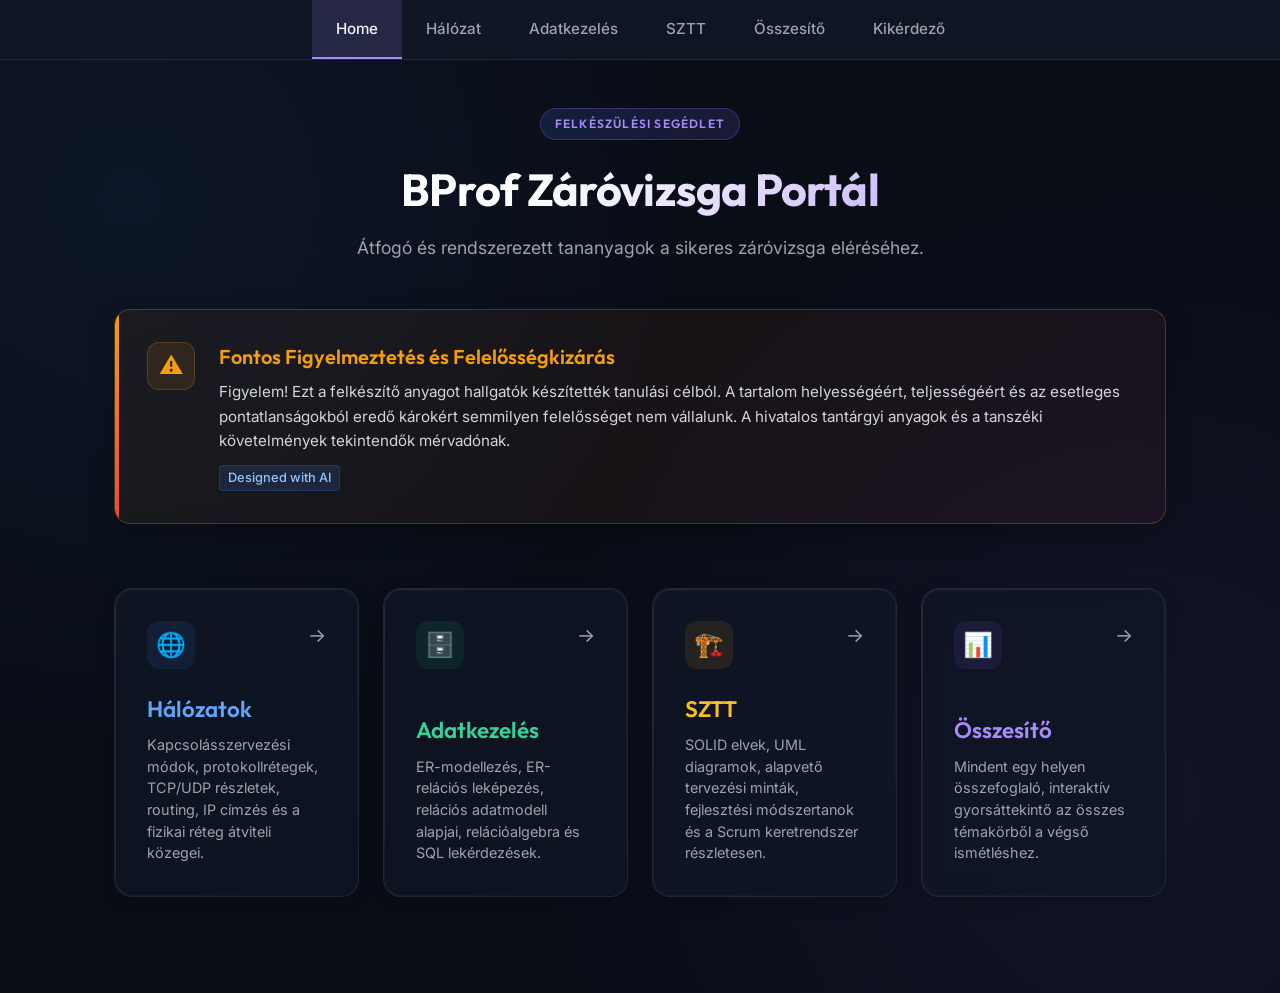
<file: index.html>
<!doctype html>
<html lang="hu">
  <head>
    <meta charset="UTF-8" />
    <meta name="viewport" content="width=device-width, initial-scale=1.0" />
    <meta name="description" content="BProf Záróvizsga Portál - Átfogó, rendszerezett és interaktív felkészülési segédlet a BME VIK üzemmérnök-informatikus záróvizsgájához. Hálózatok, Adatkezelés és Szoftvertechnológia." />
    <meta name="keywords" content="BProf, záróvizsga, BME VIK, felkészülés, hálózatok, adatkezelés, szoftvertechnológia, SZTT, vizsga, kikérdező" />
    <meta name="robots" content="index, follow" />
    <link rel="canonical" href="https://kncskbenedek.github.io/zv-keszules/" />
    <link rel="stylesheet" href="nav.css" />
    <link rel="stylesheet" href="index.css" />

    <title>BProf Záróvizsga Felkészülés - Felkészítő Portál</title>

    <!-- Open Graph / Facebook -->
    <meta property="og:type" content="website" />
    <meta property="og:url" content="https://kncskbenedek.github.io/zv-keszules/" />
    <meta property="og:title" content="BProf Záróvizsga Felkészülés - Felkészítő Portál" />
<meta property="og:description" content="Átfogó, rendszerezett és interaktív felkészülési segédlet a BME VIK üzemmérnök-informatikus záróvizsgájához." />
    <meta property="og:image" content="https://kncskbenedek.github.io/zv-keszules/assets/og-image.png" />
    <!-- Structured Data / JSON-LD -->
    <script type="application/ld+json">
    {
      "@context": "https://schema.org",
      "@type": "WebSite",
      "name": "BProf Záróvizsga Felkészülés",
      "url": "https://kncskbenedek.github.io/zv-keszules/",
      "description": "Átfogó, rendszerezett és interaktív felkészülési segédlet a BME VIK üzemmérnök-informatikus záróvizsgájához."
    }
    </script>
  </head>
  <body>
    <a class="skip-link" href="#main">Ugrás a tartalomra</a>
    <nav>
      <ul>
        <li><a href="index.html">Home</a></li>
        <li><a href="halozat.html">Hálózat</a></li>
        <li><a href="adatkezeles.html">Adatkezelés</a></li>
        <li><a href="sztt.html">SZTT</a></li>
        <li><a href="osszesito.html">Összesítő</a></li>
        <li><a href="kikerdezo.html">Kikérdező</a></li>
      </ul>
    </nav>

    <div class="container" id="main" tabindex="-1">
      <header class="hero">
        <span class="hero-badge">Felkészülési Segédlet</span>
        <h1>BProf Záróvizsga Portál</h1>
        <p>Átfogó és rendszerezett tananyagok a sikeres záróvizsga eléréséhez.</p>
      </header>

      <!-- Warning Disclaimer -->
      <section class="disclaimer-card">
        <div class="disclaimer-content">
          <div class="disclaimer-icon-wrapper">
            ⚠️
          </div>
          <div class="disclaimer-text">
            <h2>Fontos Figyelmeztetés és Felelősségkizárás</h2>
            <p>
              Figyelem! Ezt a felkészítő anyagot hallgatók készítették tanulási célból. A tartalom helyességéért, teljességéért és az esetleges pontatlanságokból eredő károkért semmilyen felelősséget nem vállalunk. A hivatalos tantárgyi anyagok és a tanszéki követelmények tekintendők mérvadónak.
            </p>
            <span class="ai-tag">Designed with AI</span>
          </div>
        </div>
      </section>

      <!-- Topic Grid -->
      <main class="grid">
        <a href="halozat.html" class="topic-card network">
          <div class="card-top">
            <div class="card-icon">🌐</div>
            <div class="card-arrow">→</div>
          </div>
          <div class="card-content">
            <h3>Hálózatok</h3>
            <p>
              Kapcsolásszervezési módok, protokollrétegek, TCP/UDP részletek, routing, IP címzés és a fizikai réteg átviteli közegei.
            </p>
          </div>
        </a>

        <a href="adatkezeles.html" class="topic-card database">
          <div class="card-top">
            <div class="card-icon">🗄️</div>
            <div class="card-arrow">→</div>
          </div>
          <div class="card-content">
            <h3>Adatkezelés</h3>
            <p>
              ER-modellezés, ER-relációs leképezés, relációs adatmodell alapjai, relációalgebra és SQL lekérdezések.
            </p>
          </div>
        </a>

        <a href="sztt.html" class="topic-card software">
          <div class="card-top">
            <div class="card-icon">🏗️</div>
            <div class="card-arrow">→</div>
          </div>
          <div class="card-content">
            <h3>SZTT</h3>
            <p>
              SOLID elvek, UML diagramok, alapvető tervezési minták, fejlesztési módszertanok és a Scrum keretrendszer részletesen.
            </p>
          </div>
        </a>

        <a href="osszesito.html" class="topic-card summary">
          <div class="card-top">
            <div class="card-icon">📊</div>
            <div class="card-arrow">→</div>
          </div>
          <div class="card-content">
            <h3>Összesítő</h3>
            <p>
              Mindent egy helyen összefoglaló, interaktív gyorsáttekintő az összes témakörből a végső ismétléshez.
            </p>
          </div>
        </a>
      </main>
    </div>
    <script src="app.js"></script>
  </body>
</html>
</file>
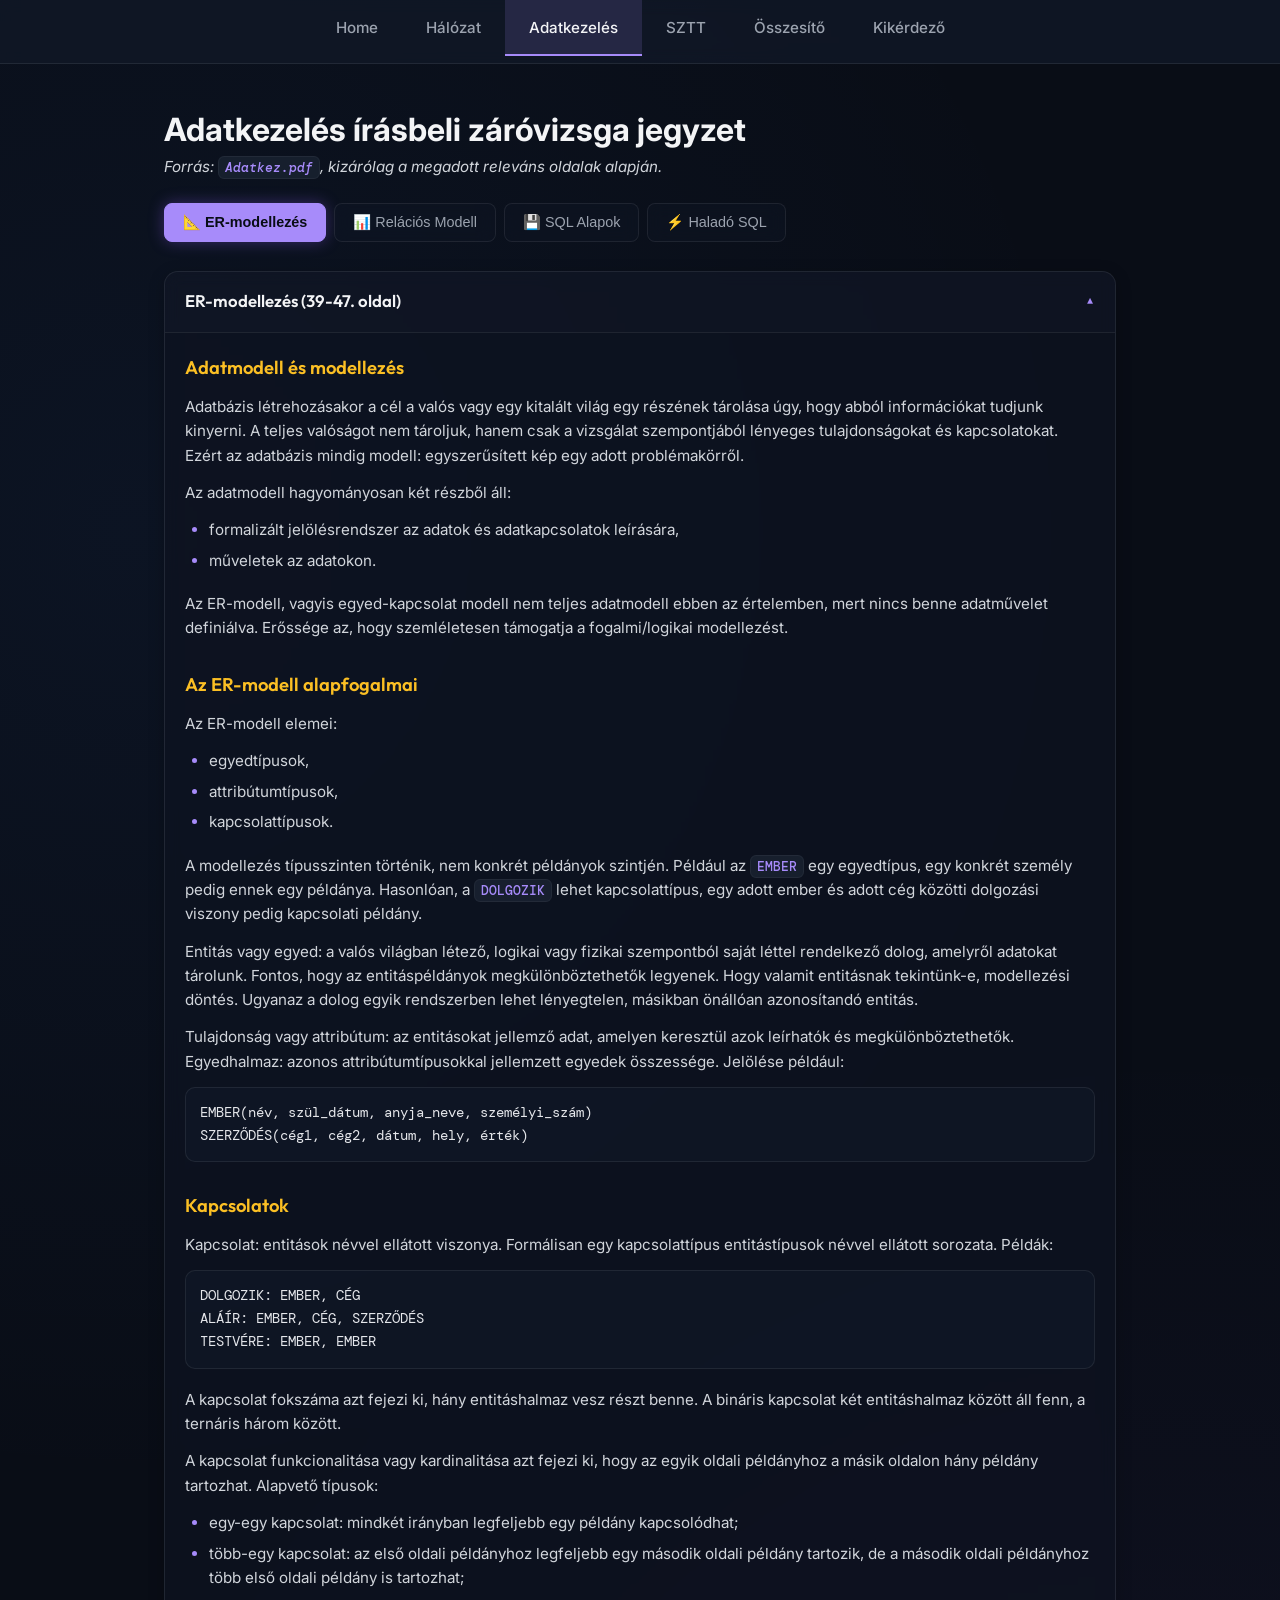
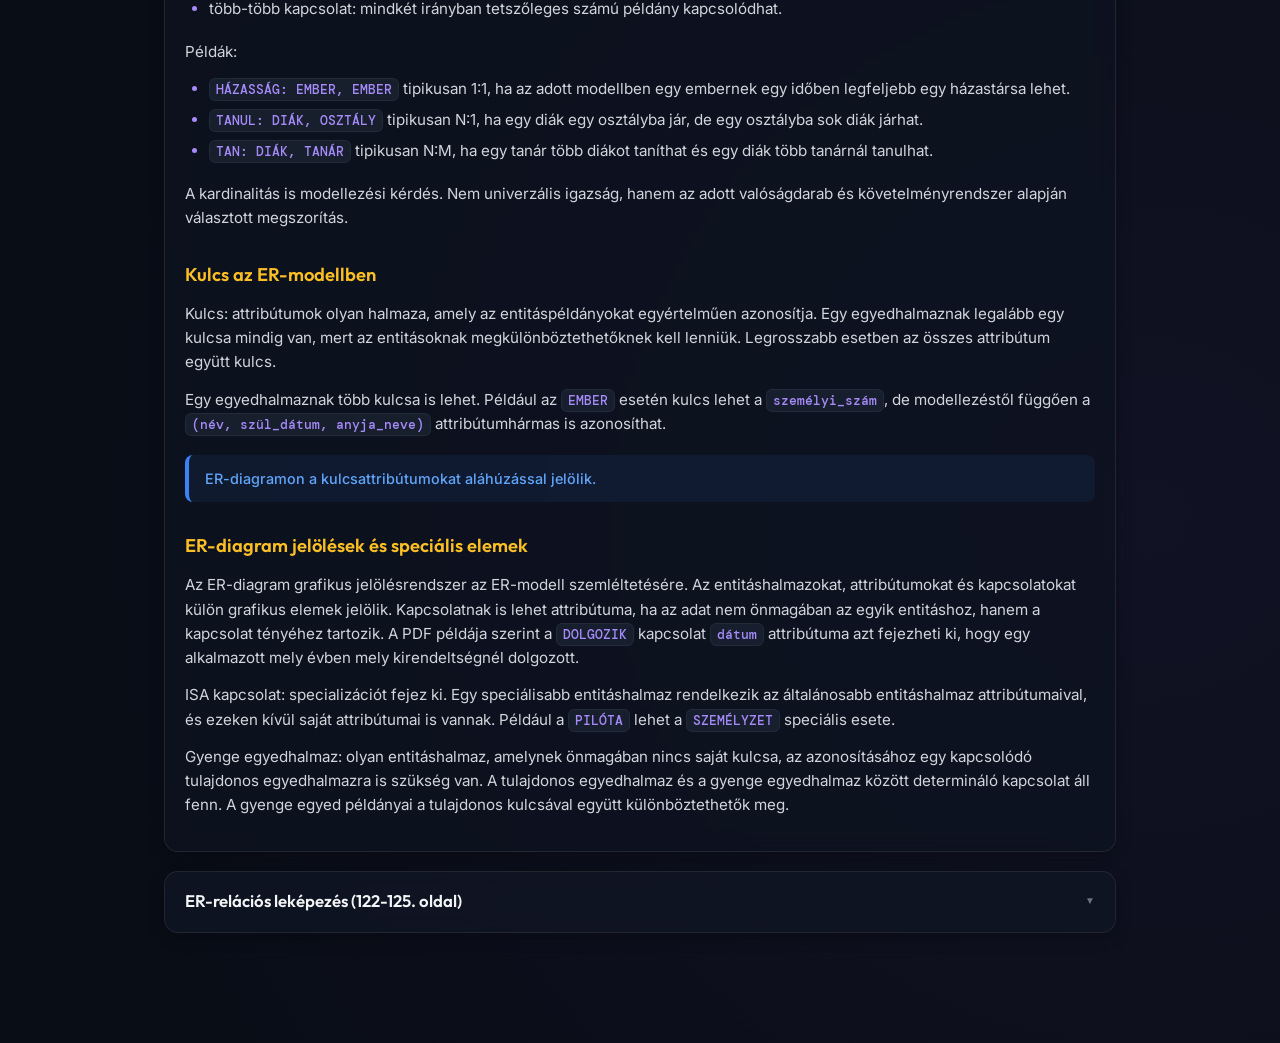
<file: adatkezeles.html>
<!doctype html>
<html lang="hu">
  <head>
    <meta charset="UTF-8" />
    <meta name="viewport" content="width=device-width, initial-scale=1.0" />
    <meta name="description" content="Adatkezelés írásbeli záróvizsga felkészítő jegyzet a BME VIK BProf képzéséhez. ER-modellezés, ER-relációs leképezés, relációalgebra és haladó SQL lekérdezések." />
    <meta name="keywords" content="adatkezelés, BProf, záróvizsga, BME VIK, SQL, ER-modell, relációs algebra, normalizálás, tranzakciókezelés, ACID" />
    <meta name="robots" content="index, follow" />
    <link rel="canonical" href="https://kncskbenedek.github.io/zv-keszules/adatkezeles.html" />
    <link rel="stylesheet" href="adatkezeles.css" />
    <link rel="stylesheet" href="nav.css" />
    <title>Adatkezelés Felkészítő Jegyzet - BProf Záróvizsga</title>

    <!-- Open Graph / Facebook -->
    <meta property="og:type" content="article" />
    <meta property="og:url" content="https://kncskbenedek.github.io/zv-keszules/adatkezeles.html" />
    <meta property="og:title" content="Adatkezelés Felkészítő Jegyzet - BProf Záróvizsga" />
<meta property="og:description" content="Átfogó adatbázis és adatkezelési összefoglaló, SQL példák és relációalgebra elmélet." />
    <meta property="og:image" content="https://kncskbenedek.github.io/zv-keszules/assets/og-image.png" />
    <!-- Structured Data / JSON-LD -->
    <script type="application/ld+json">
    {
      "@context": "https://schema.org",
      "@type": "Course",
      "name": "Adatkezelés",
      "description": "Záróvizsga felkészítő összefoglaló a BME VIK BProf adatkezelés tematikájához.",
      "provider": {
        "@type": "Organization",
        "name": "BProf Záróvizsga Portál",
        "sameAs": "https://kncskbenedek.github.io/zv-keszules/"
      }
    }
    </script>
  </head>
  <body>
    <a class="skip-link" href="#main">Ugrás a tartalomra</a>
    <nav>
      <ul>
        <li><a href="index.html">Home</a></li>
        <li><a href="halozat.html">Hálózat</a></li>
        <li><a href="adatkezeles.html">Adatkezelés</a></li>
        <li><a href="sztt.html">SZTT</a></li>
        <li><a href="osszesito.html">Összesítő</a></li>
        <li><a href="kikerdezo.html">Kikérdező</a></li>
      </ul>
    </nav>
    <div class="wrap" id="main" role="main" tabindex="-1">
      <h1>Adatkezelés írásbeli záróvizsga jegyzet</h1>
      <p style="margin-bottom: 1.5rem; font-style: italic">
        Forrás: <code>Adatkez.pdf</code>, kizárólag a megadott releváns oldalak
        alapján.
      </p>

      <div class="tabs">
        <button class="tab active" onclick="showPage('er-modell')">
          📐 ER-modellezés
        </button>
        <button class="tab" onclick="showPage('relacios-modell')">
          📊 Relációs Modell
        </button>
        <button class="tab" onclick="showPage('sql-alapok')">
          💾 SQL Alapok
        </button>
        <button class="tab" onclick="showPage('sql-halado')">
          ⚡ Haladó SQL
        </button>
      </div>

      <div id="er-modell" class="page active">
        <div class="section">
          <h2 class="sec-head" onclick="toggle(this)">
            ER-modellezés (39-47. oldal) <span class="chevron open">▼</span>
          </h2>
          <div class="sec-body open">
            <h3>Adatmodell és modellezés</h3>
            <p>
              Adatbázis létrehozásakor a cél a valós vagy egy kitalált világ egy
              részének tárolása úgy, hogy abból információkat tudjunk kinyerni.
              A teljes valóságot nem tároljuk, hanem csak a vizsgálat
              szempontjából lényeges tulajdonságokat és kapcsolatokat. Ezért az
              adatbázis mindig modell: egyszerűsített kép egy adott
              problémakörről.
            </p>
            <p>Az adatmodell hagyományosan két részből áll:</p>
            <ul>
              <li>
                formalizált jelölésrendszer az adatok és adatkapcsolatok
                leírására,
              </li>
              <li>műveletek az adatokon.</li>
            </ul>
            <p>
              Az ER-modell, vagyis egyed-kapcsolat modell nem teljes adatmodell
              ebben az értelemben, mert nincs benne adatművelet definiálva.
              Erőssége az, hogy szemléletesen támogatja a fogalmi/logikai
              modellezést.
            </p>

            <h3>Az ER-modell alapfogalmai</h3>
            <p>Az ER-modell elemei:</p>
            <ul>
              <li>egyedtípusok,</li>
              <li>attribútumtípusok,</li>
              <li>kapcsolattípusok.</li>
            </ul>
            <p>
              A modellezés típusszinten történik, nem konkrét példányok
              szintjén. Például az <code>EMBER</code> egy egyedtípus, egy
              konkrét személy pedig ennek egy példánya. Hasonlóan, a
              <code>DOLGOZIK</code> lehet kapcsolattípus, egy adott ember és
              adott cég közötti dolgozási viszony pedig kapcsolati példány.
            </p>
            <p>
              Entitás vagy egyed: a valós világban létező, logikai vagy fizikai
              szempontból saját léttel rendelkező dolog, amelyről adatokat
              tárolunk. Fontos, hogy az entitáspéldányok megkülönböztethetők
              legyenek. Hogy valamit entitásnak tekintünk-e, modellezési döntés.
              Ugyanaz a dolog egyik rendszerben lehet lényegtelen, másikban
              önállóan azonosítandó entitás.
            </p>
            <p>
              Tulajdonság vagy attribútum: az entitásokat jellemző adat, amelyen
              keresztül azok leírhatók és megkülönböztethetők. Egyedhalmaz:
              azonos attribútumtípusokkal jellemzett egyedek összessége.
              Jelölése például:
            </p>
            <pre><code>EMBER(név, szül_dátum, anyja_neve, személyi_szám)
SZERZŐDÉS(cég1, cég2, dátum, hely, érték)</code></pre>

            <h3>Kapcsolatok</h3>
            <p>
              Kapcsolat: entitások névvel ellátott viszonya. Formálisan egy
              kapcsolattípus entitástípusok névvel ellátott sorozata. Példák:
            </p>
            <pre><code>DOLGOZIK: EMBER, CÉG
ALÁÍR: EMBER, CÉG, SZERZŐDÉS
TESTVÉRE: EMBER, EMBER</code></pre>
            <p>
              A kapcsolat fokszáma azt fejezi ki, hány entitáshalmaz vesz részt
              benne. A bináris kapcsolat két entitáshalmaz között áll fenn, a
              ternáris három között.
            </p>
            <p>
              A kapcsolat funkcionalitása vagy kardinalitása azt fejezi ki, hogy
              az egyik oldali példányhoz a másik oldalon hány példány tartozhat.
              Alapvető típusok:
            </p>
            <ul>
              <li>
                egy-egy kapcsolat: mindkét irányban legfeljebb egy példány
                kapcsolódhat;
              </li>
              <li>
                több-egy kapcsolat: az első oldali példányhoz legfeljebb egy
                második oldali példány tartozik, de a második oldali példányhoz
                több első oldali példány is tartozhat;
              </li>
              <li>
                több-több kapcsolat: mindkét irányban tetszőleges számú példány
                kapcsolódhat.
              </li>
            </ul>
            <p>Példák:</p>
            <ul>
              <li>
                <code>HÁZASSÁG: EMBER, EMBER</code> tipikusan 1:1, ha az adott
                modellben egy embernek egy időben legfeljebb egy házastársa
                lehet.
              </li>
              <li>
                <code>TANUL: DIÁK, OSZTÁLY</code> tipikusan N:1, ha egy diák egy
                osztályba jár, de egy osztályba sok diák járhat.
              </li>
              <li>
                <code>TAN: DIÁK, TANÁR</code> tipikusan N:M, ha egy tanár több
                diákot taníthat és egy diák több tanárnál tanulhat.
              </li>
            </ul>
            <p>
              A kardinalitás is modellezési kérdés. Nem univerzális igazság,
              hanem az adott valóságdarab és követelményrendszer alapján
              választott megszorítás.
            </p>

            <h3>Kulcs az ER-modellben</h3>
            <p>
              Kulcs: attribútumok olyan halmaza, amely az entitáspéldányokat
              egyértelműen azonosítja. Egy egyedhalmaznak legalább egy kulcsa
              mindig van, mert az entitásoknak megkülönböztethetőknek kell
              lenniük. Legrosszabb esetben az összes attribútum együtt kulcs.
            </p>
            <p>
              Egy egyedhalmaznak több kulcsa is lehet. Például az
              <code>EMBER</code> esetén kulcs lehet a
              <code>személyi_szám</code>, de modellezéstől függően a
              <code>(név, szül_dátum, anyja_neve)</code> attribútumhármas is
              azonosíthat.
            </p>
            <div class="tip">
              ER-diagramon a kulcsattribútumokat aláhúzással jelölik.
            </div>

            <h3>ER-diagram jelölések és speciális elemek</h3>
            <p>
              Az ER-diagram grafikus jelölésrendszer az ER-modell
              szemléltetésére. Az entitáshalmazokat, attribútumokat és
              kapcsolatokat külön grafikus elemek jelölik. Kapcsolatnak is lehet
              attribútuma, ha az adat nem önmagában az egyik entitáshoz, hanem a
              kapcsolat tényéhez tartozik. A PDF példája szerint a
              <code>DOLGOZIK</code> kapcsolat <code>dátum</code> attribútuma azt
              fejezheti ki, hogy egy alkalmazott mely évben mely kirendeltségnél
              dolgozott.
            </p>
            <p>
              ISA kapcsolat: specializációt fejez ki. Egy speciálisabb
              entitáshalmaz rendelkezik az általánosabb entitáshalmaz
              attribútumaival, és ezeken kívül saját attribútumai is vannak.
              Például a <code>PILÓTA</code> lehet a
              <code>SZEMÉLYZET</code> speciális esete.
            </p>
            <p>
              Gyenge egyedhalmaz: olyan entitáshalmaz, amelynek önmagában nincs
              saját kulcsa, az azonosításához egy kapcsolódó tulajdonos
              egyedhalmazra is szükség van. A tulajdonos egyedhalmaz és a gyenge
              egyedhalmaz között determináló kapcsolat áll fenn. A gyenge egyed
              példányai a tulajdonos kulcsával együtt különböztethetők meg.
            </p>
          </div>
        </div>

        <div class="section">
          <h2 class="sec-head" onclick="toggle(this)">
            ER-relációs leképezés (122-125. oldal)
            <span class="chevron">▼</span>
          </h2>
          <div class="sec-body">
            <h3>Logikai tervezés célja</h3>
            <p>
              A relációs adatbázis logikai tervezésének célja az adatbázis
              logikai szerkezetének meghatározása: milyen relációs sémák
              legyenek, azok milyen attribútumokat tartalmazzanak, és milyen
              adattípusok, kulcsok, idegen kulcsok és egyéb megszorítások
              tartozzanak hozzájuk. A fizikai tervezés, például indexek és
              tárolási paraméterek kialakítása, ezt követő lépés.
            </p>
            <p>
              Az ER-diagram alkalmas a valóság fogalmi modellezésére, a relációs
              adatmodell viszont táblákban/relációkban gondolkodik. Ezért
              szükséges az ER-diagram relációs sémákká alakítása.
            </p>

            <h3>Egyedhalmaz leképezése</h3>
            <p>
              Egy egyedhalmazból olyan relációs séma készül, amely tartalmazza
              az egyedhalmaz összes attribútumát:
            </p>
            <pre><code>E(A1, A2, ..., Ak)</code></pre>
            <p>
              A reláció minden sora az egyedhalmaz egy példányát azonosítja. Az
              ER-modellben jelölt kulcs a relációs sémában is kulcsként jelenik
              meg.
            </p>
            <p>
              ISA kapcsolat esetén, ha egy specializált entitáshalmaz
              attribútumait egy általánosabb entitáshalmaz határozza meg, akkor
              a specializált entitáshalmazhoz rendelt relációs sémába az
              általánosabb entitáshalmaz attribútumait is fel kell venni a PDF
              által ismertetett módszer szerint.
            </p>

            <h3>Kapcsolattípus leképezése általános módszerrel</h3>
            <p>
              Kapcsolattípusból olyan relációs séma készül, amelynek
              attribútumai között szerepel a kapcsolatban részt vevő összes
              entitáshalmaz kulcsa. Ha a kapcsolatnak saját attribútuma is van,
              az is bekerül a kapcsolatból képzett relációba.
            </p>
            <p>Általános alak:</p>
            <pre><code>R(E1_kulcsa, E2_kulcsa, ..., kapcsolat_attribútumai)</code></pre>
            <p>
              Az így kapott reláció egy sora azt fejezi ki, hogy a benne
              szereplő kulcsokkal azonosított entitáspéldányok egymással
              kapcsolatban állnak. Ha két résztvevő entitáshalmaz
              kulcsattribútumai azonos nevűek lennének, átnevezéssel kell
              elkerülni a névütközést.
            </p>
            <p>Példa a PDF alapján:</p>
            <pre><code>KIRENDELTSÉG(KKÓD, HELY)
ALKALMAZOTT(AKÓD, NÉV, BEOSZTÁS, FIZETÉS)
DOLGOZIK(KKÓD, AKÓD, DÁTUM)</code></pre>
            <p>
              Itt a <code>DOLGOZIK</code> reláció a kapcsolatot reprezentálja,
              és tartalmazza a részt vevő entitások kulcsait, valamint a
              kapcsolat saját <code>DÁTUM</code> attribútumát.
            </p>

            <h3>Több-egy kapcsolat hatékonyabb leképezése</h3>
            <p>
              Több-egy kapcsolatnál az általános módszer helyett gyakran
              kevesebb relációval is megőrizhető a kapcsolat. Ha például
              <code>DOLGOZIK: EMBER, OSZTÁLY</code> N:1 jellegű, akkor az
              <code>OSZT_ID</code> idegen kulcsként bekerülhet az
              <code>EMBER</code> relációba:
            </p>
            <pre><code>OSZTÁLY(OSZT_ID, OSZT_NÉV, ÉPÜLET, EMELET)
EMBER(SZEM_SZÁM, NÉV, ANYJA_NEVE, SZÜL_DÁTUM, OSZT_ID)</code></pre>
            <p>
              Ilyenkor az <code>OSZT_ID</code> az <code>EMBER</code> sémában
              idegen kulcs. Az idegen kulcs olyan attribútum, amely egy másik
              relációban kulcsattribútum. Ha a kapcsolat opcionális, az idegen
              kulcs értéke lehet <code>NULL</code>; például ha egy ember nem
              dolgozik egyik osztályon sem.
            </p>
            <p>
              Ennek előnye, hogy kevesebb reláció szükséges, és az eredeti
              kapcsolat visszanyeréséhez kevesebb természetes illesztés kell.
              Emellett a kapcsolat függvényszerűsége, vagyis az N:1 jelleg,
              részben beépül a relációs struktúrába.
            </p>

            <h3>Információvesztés és redundancia</h3>
            <p>
              Az ER-diagram relációs sémákká alakításakor elveszik az egyedek és
              kapcsolatok formális megkülönböztetése: relációs szinten mindkettő
              tábla/séma lesz. Ezért a kulcsok, idegen kulcsok és egyéb
              kényszerek fontosak ahhoz, hogy a sémák eredetére és jelentésére
              következtetni lehessen.
            </p>
            <p>
              A 125. oldal bevezeti a sémadekompozíció gondolatát is. Elvileg
              minden adat betehető lenne egyetlen univerzális sémába, de ez sok
              felesleges ismétlődést és következetlenséget okozhat. Redundáns a
              reláció, ha valamely attribútum értéke más attribútumok értékéből
              ismert szabály alapján kikövetkeztethető. A logikai tervezés egyik
              célja az ilyen felesleges redundancia kezelése.
            </p>
          </div>
        </div>
      </div>
      <div id="relacios-modell" class="page">
        <div class="section">
          <h2 class="sec-head" onclick="toggle(this)">
            Relációs adatmodell alapjai (48-50. oldal)
            <span class="chevron open">▼</span>
          </h2>
          <div class="sec-body open">
            <h3>Reláció, domén, n-es</h3>
            <p>
              A relációs adatmodell mögött a halmazelméleti relációk elmélete
              áll.
            </p>
            <p>
              Reláció: halmazok Descartes-szorzatának részhalmaza. Ha adottak a
              <code>D1, D2, ..., Dn</code> tartományok, akkor a
              <code>D1 x D2 x ... x Dn</code> Descartes-szorzat elemei n-esek,
              más néven tuple-ök, rekordok vagy ennesek. Egy reláció ezeknek az
              n-eseknek tetszőleges részhalmaza.
            </p>
            <p>
              A tartomány vagy domén azt mondja meg, hogy egy attribútum milyen
              értékkészletből vehet fel értékeket. Például egy életkor numerikus
              tartományból, egy név szöveges tartományból származhat.
            </p>

            <h3>Táblázatos ábrázolás</h3>
            <p>A relációt táblázatként szokás ábrázolni:</p>
            <ul>
              <li>az oszlopok az attribútumok,</li>
              <li>a sorok a reláció elemei, vagyis az n-esek,</li>
              <li>az attribútumokhoz domének tartoznak,</li>
              <li>a fejlécben az attribútumnevek szerepelnek.</li>
            </ul>
            <p>
              Az adat értelmezését nem önmagában az érték adja, hanem az
              attribútumnév, a reláció neve és a dokumentált szemantika. Ezért
              fontos, hogy világos legyen, mit jelent egy attribútum és mit
              jelent az, hogy bizonyos értékek egy sorban szerepelnek.
            </p>

            <h3>Relációs séma és adatbázisséma</h3>
            <p>
              Relációs séma: annak leírása, hogy egy reláció milyen
              attribútumokból áll. Jelölése:
            </p>
            <pre><code>R(A1, A2, ..., Ak)</code></pre>
            <p>
              Ha egy <code>r</code> reláció sémája <code>R</code>, akkor
              jelölhető így:
            </p>
            <pre><code>r(R)</code></pre>
            <p>
              Adatbázisséma: egy adatbázisban található relációs sémák
              összessége.
            </p>
            <p>
              A jegyzet jelölési konvenciója szerint a relációt és elemeit
              kisbetűvel, a relációs sémát nagybetűvel jelöljük. Például
              <code>r(R)</code> esetén <code>r</code> maga a konkrét reláció,
              <code>R</code> pedig a séma.
            </p>

            <h3>Fokszám és számosság</h3>
            <p>
              A reláció foka vagy aritása: a relációban lévő oszlopok, azaz
              attribútumok száma.
            </p>
            <p>A reláció számossága: a relációban lévő sorok száma.</p>
            <div class="warn">
              Vizsgafeladatoknál fontos megkülönböztetés:
              <ul>
                <li>
                  ha projekció után azt kérdezik, hány attribútumból áll a séma,
                  az a kiválasztott attribútumok számától függ;
                </li>
                <li>
                  ha azt kérdezik, hány elemű a reláció, az a sorok számát
                  jelenti, és projekció után csökkenhet, mert azonos sorok
                  összeolvadhatnak.
                </li>
              </ul>
            </div>

            <h3>A relációs modell alapkövetkezményei</h3>
            <p>A reláció halmaz, ezért:</p>
            <ul>
              <li>nem tartalmazhat két azonos sort;</li>
              <li>a sorok sorrendje nem számít;</li>
              <li>az oszlopoknak egyértelmű nevük van;</li>
              <li>
                az oszlopok sorrendje nem számít, ha név szerint hivatkozunk
                rájuk.
              </li>
            </ul>
            <p>
              A tárgyban az attribútumok sorrendjének nincs jelentősége: a
              relációs sémát lényegében attribútumhalmazként kezeljük.
            </p>
          </div>
        </div>

        <div class="section">
          <h2 class="sec-head" onclick="toggle(this)">
            Relációalgebra műveletek (50-56. oldal)
            <span class="chevron">▼</span>
          </h2>
          <div class="sec-body">
            <h3>Relációalgebra szerepe</h3>
            <p>
              A relációs adatmodell a relációkon értelmezett műveletekkel válik
              teljessé. A relációalgebra műveletei relációkból relációkat
              állítanak elő, tehát zártak a relációk halmazára. Ez azt jelenti,
              hogy egy művelet eredménye újra felhasználható egy következő
              relációalgebrai művelet operandusaként.
            </p>
            <p>
              Alapműveletek: unió, különbség, Descartes-szorzat, projekció,
              szelekció.
            </p>
            <p>
              Származtatott műveletek: metszet, természetes illesztés,
              theta-illesztés, hányados.
            </p>

            <h3>Unió</h3>
            <p>
              Az unió két reláció egyesítése. Feltétele, hogy az
              operandusrelációk sémái ugyanannyi attribútumból álljanak. Nem
              szükséges, hogy a megfelelő attribútumok ténylegesen ugyanazt
              jelentsék, de ha nincs szemantikai összhang, az eredmény nehezen
              értelmezhető.
            </p>
            <p>
              Ha <code>r</code> és <code>s</code> uniókompatibilisek, akkor
              <code>r ∪ s</code> minden olyan sort tartalmaz, amely
              <code>r</code>-ben vagy <code>s</code>-ben szerepel. Mivel a
              reláció halmaz, az azonos sorok csak egyszer jelennek meg.
            </p>
            <div class="tip">
              Vizsgaszempont: ha <code>r</code> 2 elemű és <code>s</code> 10
              elemű, akkor <code>r ∪ s</code> elemszáma legfeljebb 12, mert
              lehet átfedés. Legalább annyi, amennyi az egyik relációból
              biztosan nem fedhető le a másikkal, de egyszerű feleletválasztós
              kérdésben a felső korlát gyakran a lényeg.
            </div>

            <h3>Különbség és metszet</h3>
            <p>
              A különbség <code>r \ s</code> azokat a sorokat tartalmazza,
              amelyek <code>r</code>-ben benne vannak, de <code>s</code>-ben
              nincsenek. Ugyanazok a kompatibilitási feltételek érvényesek, mint
              az uniónál: azonos attribútumszám szükséges.
            </p>
            <p>
              A metszet nem alapműveletként is bevezethető, mert kifejezhető
              különbséggel:
            </p>
            <pre><code>A ∩ B = A \ (A \ B)</code></pre>

            <h3>Descartes-szorzat</h3>
            <p>
              Az <code>r x s</code> Descartes-szorzat minden <code>r</code>-beli
              sort minden <code>s</code>-beli sorral összepárosít. Ha
              <code>r</code> foka <code>n1</code>, <code>s</code> foka
              <code>n2</code>, akkor az eredmény foka <code>n1 + n2</code>. Ha
              <code>r</code> elemszáma <code>m</code>, <code>s</code> elemszáma
              <code>k</code>, akkor az eredmény elemszáma <code>m * k</code>,
              feltéve, hogy a sémakezelés és névütközések rendezettek.
            </p>
            <p>
              Névütközés esetén minősített attribútumnevekkel vagy átnevezéssel
              kell különbséget tenni, például <code>R.A</code> és
              <code>S.A</code>.
            </p>

            <h3>Projekció</h3>
            <p>
              A projekció egy relációból kiválaszt bizonyos attribútumokat, a
              többit elhagyja. Jelölése:
            </p>
            <pre><code>π_A1,A2,...(r)</code></pre>
            <p>
              Az eredmény sémája csak a megadott attribútumokat tartalmazza,
              ezért a foka pontosan a projekcióban felsorolt attribútumok száma.
              Ha például egy 5 attribútumú relációt a kulcsára projektálunk,
              akkor az eredmény sémájának attribútumszáma a kulcs
              attribútumainak száma, nem automatikusan 5.
            </p>
            <p>
              Fontos: a projekció során azonos sorok keletkezhetnek, ezeket a
              relációs algebra halmazszemlélete miatt meg kell szüntetni. Ezért
              a projekció eredményének elemszáma legfeljebb akkora, mint az
              eredeti reláció elemszáma. Ha a projekció tartalmaz kulcsot, akkor
              nem olvadnak össze különböző eredeti sorok, mert a kulcs
              azonosítja őket. Ha olyan attribútumhalmazra projektálunk, amely
              nem tartalmaz kulcsot, az eredmény elemszáma lehet ugyanannyi vagy
              kevesebb az eredetinél.
            </p>

            <h3>Szelekció</h3>
            <p>
              A szelekció sorokat válogat ki egy relációból logikai feltétel
              alapján. Jelölése:
            </p>
            <pre><code>σ_F(r)</code></pre>
            <p>
              Az <code>F</code> szelekciós feltétel minden sorra kiértékelődik,
              és csak azok a sorok kerülnek az eredménybe, amelyekre igaz. A
              feltétel tartalmazhat konstansokat, attribútumneveket,
              összehasonlító operátorokat és logikai operátorokat.
            </p>
            <p>Példa:</p>
            <pre><code>σ_KOR&lt;23 ∧ NÉV='Kovács'(névsor)</code></pre>
            <p>
              A szelekció nem változtatja meg a sémát, csak az elemszámot
              csökkentheti.
            </p>

            <h3>Természetes illesztés</h3>
            <p>
              A természetes illesztés két reláció közös nevű attribútumai
              alapján kapcsol össze sorokat. Azokat a rekordpárokat választja
              ki, amelyeknél az azonos nevű attribútumok értékei megegyeznek. Az
              eredményben a közös attribútumok csak egyszer szerepelnek.
            </p>
            <p>
              Ha nincs közös nevű attribútum, a természetes illesztés
              Descartes-szorzattá válik.
            </p>
            <p>
              Alapműveletekle kifejezve: először Descartes-szorzat, majd
              szelekció az azonos attribútumértékekre, végül projekció, hogy a
              duplikált közös attribútum csak egyszer szerepeljen.
            </p>

            <h3>Theta-illesztés</h3>
            <p>
              A theta-illesztés általánosabb illesztés. Két reláció
              Descartes-szorzatából olyan sorpárokat választ ki, amelyek
              teljesítenek egy megadott feltételt:
            </p>
            <pre><code>r ⋈_θ s = σ_θ(r x s)</code></pre>
            <p>
              A feltétel nemcsak egyenlőség lehet, hanem például
              <code>&lt;</code>, <code>&gt;</code>, <code>BETWEEN</code> jellegű
              összehasonlítás is.
            </p>

            <h3>Hányados</h3>
            <p>
              A hányados olyan relációt ad, amelynek <code>s</code>-sel vett
              Descartes-szorzat a lehető legbővebb részhalmaza
              <code>r</code>-nek. Intuitívan a "minden" típusú kérdésekhez
              használható. Például a PDF példájában: mely napokon adtak el
              mindenféle áruból.
            </p>
            <p>
              Általános gondolat: ha <code>r</code> tartalmazza, hogy mely
              <code>x</code> értékek mely <code>y</code> értékekhez
              kapcsolódnak, és <code>s</code> tartalmazza az összes elvárt
              <code>y</code> értéket, akkor <code>r ÷ s</code> azokat az
              <code>x</code> értékeket adja vissza, amelyek minden
              <code>s</code>-beli <code>y</code>-hoz kapcsolódnak.
            </p>
          </div>
        </div>
      </div>
      <div id="sql-alapok" class="page">
        <div class="section">
          <h2 class="sec-head" onclick="toggle(this)">
            SQL tankönyvi alapok (68-85. oldal)
            <span class="chevron open">▼</span>
          </h2>
          <div class="sec-body open">
            <h3>SQL szerepe és részei</h3>
            <p>
              Az SQL a relációs adatbázis-kezelőkkel való kommunikáció
              legelterjedtebb nyelve. Szabványosított, de a konkrét
              rendszerekben nyelvjárások vannak.
            </p>
            <p>Fő résznyelvek:</p>
            <ul>
              <li>
                DDL: adatdefiníciós nyelv, például táblák, nézetek, indexek
                létrehozása;
              </li>
              <li>
                DML: adatmanipulációs nyelv, például beszúrás, törlés,
                módosítás;
              </li>
              <li>DQL: lekérdező nyelv, ha külön választják a DML-től;</li>
              <li>DCL: adatelérést vezérlő nyelv, például jogosultságok.</li>
            </ul>
            <p>
              Az SQL nem-procedurális, különösen lekérdezéseknél: azt írjuk le,
              milyen eredményt akarunk, nem azt, milyen algoritmussal kell
              előállítani.
            </p>
            <p>
              Az SQL-ben a kulcsszavak kis- és nagybetűi általában nem
              különböznek, de a szövegliteráloknál a kis- és nagybetű számíthat.
              Az utasítások több sorba írhatók, és a példákban pontosvessző
              zárja őket.
            </p>

            <h3>CREATE TABLE, adattípusok, NULL</h3>
            <p>Tábla létrehozása:</p>
            <pre><code class="language-sql">CREATE TABLE &lt;táblanév&gt;
(&lt;oszlopnév&gt; &lt;típus&gt; [NOT NULL],
 &lt;oszlopnév&gt; &lt;típus&gt; [NOT NULL],
 ...);</code></pre>
            <p>Tipikus adattípusok a PDF alapján:</p>
            <ul>
              <li><code>CHAR(n)</code>, <code>VARCHAR2(n)</code>: szöveg;</li>
              <li><code>NUMBER(w)</code>: egész szám adott szélességgel;</li>
              <li>
                <code>NUMBER(w,d)</code>: szám adott szélességgel és tizedes
                pontossággal;
              </li>
              <li><code>DATE</code>: dátum és tipikusan időpont.</li>
            </ul>
            <p>
              A <code>NOT NULL</code> azt jelenti, hogy az adott oszlopban
              mindig kell megengedett, nem üres értéknek szerepelnie. Ha egy
              <code>NOT NULL</code> oszlopba <code>NULL</code> kerülne, a
              végrehajtás hibával leáll.
            </p>

            <h3>Nézetek és indexek</h3>
            <p>Nézet:</p>
            <pre><code class="language-sql">CREATE VIEW &lt;nézetnév&gt; [(&lt;oszlopnév1&gt;, ...)]
AS &lt;lekérdezés&gt;;</code></pre>
            <p>
              A nézet virtuális tábla. Fizikai táblákból képzett logikai nézetet
              ad, és használható az adatok más modelljének megjelenítésére vagy
              bizonyos információk elrejtésére.
            </p>
            <p>Index:</p>
            <pre><code class="language-sql">CREATE [UNIQUE] INDEX &lt;indexnév&gt;
ON &lt;táblanév&gt; (&lt;oszlopnév1&gt;, ...);</code></pre>
            <p>
              Az index keresést gyorsíthat. <code>UNIQUE</code> index esetén a
              rendszer biztosítja az adott oszlop vagy oszlopkombináció
              egyediségét. Az indexek a lekérdezésekben nem jelennek meg, az
              adatbázis-kezelő használja őket.
            </p>
            <p>Objektum törlése:</p>
            <pre><code class="language-sql">DROP TABLE &lt;név&gt;;
DROP VIEW &lt;név&gt;;
DROP INDEX &lt;név&gt;;</code></pre>

            <h3>INSERT, DELETE, UPDATE</h3>
            <p>Beszúrás:</p>
            <pre><code class="language-sql">INSERT INTO &lt;táblanév&gt; [(&lt;oszlopnév&gt;, ...)]
VALUES (&lt;kif1&gt;, &lt;kif2&gt;, ...);</code></pre>
            <p>
              Ha nem adunk oszloplistát, akkor a tábla deklarációs sorrendjében
              minden mezőnek értéket kell adni. Ha adunk oszloplistát, akkor
              csak ezek kapnak értéket, a többi <code>NULL</code> lesz, ha
              megengedett.
            </p>
            <p>Lekérdezés eredményének beszúrása:</p>
            <pre><code class="language-sql">INSERT INTO &lt;táblanév&gt; [(&lt;oszlopnév&gt;, ...)]
SELECT ...;</code></pre>
            <p>Törlés:</p>
            <pre><code class="language-sql">DELETE
FROM &lt;táblanév&gt;
[WHERE &lt;logikai kifejezés&gt;];</code></pre>
            <p>
              Ha a <code>WHERE</code> hiányzik, a tábla minden sora törlődik.
            </p>
            <p>Módosítás:</p>
            <pre><code class="language-sql">UPDATE &lt;táblanév&gt;
SET &lt;oszlopnév&gt; = &lt;kifejezés&gt;, ...
[WHERE &lt;logikai kifejezés&gt;];</code></pre>
            <p>Ha a <code>WHERE</code> hiányzik, minden sor módosul.</p>

            <h3>SELECT alapstruktúra</h3>
            <p>Általános alak:</p>
            <pre><code class="language-sql">SELECT &lt;jellemzők&gt;
FROM &lt;táblák&gt;
[WHERE &lt;logikai kifejezés&gt;]
[&lt;csoportosítás&gt;]
[&lt;rendezés&gt;];</code></pre>
            <p>Jelentés:</p>
            <ul>
              <li>
                <code>SELECT</code>: az eredménytábla oszlopait definiálja;
              </li>
              <li><code>FROM</code>: a bemeneti táblákat adja meg;</li>
              <li><code>WHERE</code>: sorokat szűr;</li>
              <li>
                <code>GROUP BY</code> és <code>HAVING</code>: csoportosít és
                csoportokat szűr;
              </li>
              <li>
                <code>ORDER BY</code>: az eredmény sorainak sorrendjét adja meg.
              </li>
            </ul>
            <p>Minden oszlop kiválasztása:</p>
            <pre><code class="language-sql">SELECT *
FROM emp;</code></pre>
            <p>Konkrét oszlopok:</p>
            <pre><code class="language-sql">SELECT ename, sal
FROM emp;</code></pre>
            <p>Számított érték:</p>
            <pre><code class="language-sql">SELECT ename, 12 * sal
FROM emp;</code></pre>
            <p>
              SQL-ben a <code>SELECT</code> alapértelmezetten nem szünteti meg a
              duplikált sorokat. Ha relációalgebrai projekcióhoz hasonló
              duplikátummentesség kell:
            </p>
            <pre><code class="language-sql">SELECT DISTINCT job
FROM emp;</code></pre>

            <h3>WHERE és logikai kifejezések</h3>
            <p>A <code>WHERE</code> a sorok közül választ:</p>
            <pre><code class="language-sql">SELECT ename, sal
FROM emp
WHERE sal &gt; 2000;</code></pre>
            <p>Használható elemek:</p>
            <ul>
              <li>
                relációs operátorok: <code>&lt;</code>, <code>&lt;=</code>,
                <code>=</code>, <code>!=</code>, <code>&gt;=</code>,
                <code>&gt;</code>;
              </li>
              <li><code>BETWEEN ... AND ...</code>;</li>
              <li><code>IS NULL</code>, <code>IS NOT NULL</code>;</li>
              <li><code>IN (...)</code>;</li>
              <li>
                <code>LIKE</code>, ahol <code>%</code> tetszőleges
                karaktersorozat, <code>_</code> egy tetszőleges karakter;
              </li>
              <li><code>AND</code>, <code>OR</code>, <code>NOT</code>.</li>
            </ul>
            <p>
              <code>NULL</code> vizsgálatához nem <code>= NULL</code>, hanem
              <code>IS NULL</code> kell.
            </p>
            <p>Dátumliterálként a PDF szerint használható:</p>
            <pre><code class="language-sql">WHERE start_date &gt; DATE '1982-01-01'</code></pre>

            <h3>Aggregáció, csoportosítás, rendezés</h3>
            <p>
              Oszlopfüggvények: <code>AVG()</code>: átlag, <code>SUM()</code>:
              összeg, <code>COUNT()</code>: darabszám, <code>MAX()</code>:
              maximum, <code>MIN()</code>: minimum.
            </p>
            <p>
              <code>COUNT(*)</code> minden sor számol. Az oszlopfüggvények a
              <code>NULL</code> értékeket általában kihagyják, kivétel a
              <code>COUNT(*)</code>, amely minden sort számol.
            </p>
            <p>
              Ha aggregátum mellett nem aggregált oszlop is szerepel a
              <code>SELECT</code> listában, akkor csoportosítani kell:
            </p>
            <pre><code class="language-sql">SELECT job, AVG(sal)
FROM emp
GROUP BY job;</code></pre>
            <p>Csoportok szűrésére <code>HAVING</code> kell:</p>
            <pre><code class="language-sql">SELECT job, AVG(sal)
FROM emp
GROUP BY job
HAVING AVG(sal) BETWEEN 1000 AND 3000;</code></pre>
            <p>
              A <code>WHERE</code> a csoportosítás előtt sorokat szűr, a
              <code>HAVING</code> a csoportosítás után csoportokat.
            </p>
            <div class="tip">
              Ha aggregátum függvény van a szűrőben → HAVING. Különben → WHERE.
            </div>
            <p>Rendezés:</p>
            <pre><code class="language-sql">SELECT *
FROM emp
WHERE deptno = 30
ORDER BY job, sal DESC;</code></pre>
            <p>
              Az <code>ORDER BY</code> több oszlopot is kaphat. Az
              alapértelmezés <code>ASC</code>, a <code>DESC</code> csökkenő
              rendezést jelent.
            </p>

            <h3>Halmazműveletek, jogosultság, tranzakció</h3>
            <p>
              Lekérdezések eredménytábláin használható halmazműveletek:
              <code>UNION</code>, <code>INTERSECT</code>, <code>MINUS</code>.
            </p>
            <p>Jogosultságadás és megvonás:</p>
            <pre><code class="language-sql">GRANT &lt;jogosultság&gt;
ON &lt;tábla vagy nézetnév&gt;
TO &lt;felhasználó&gt;;

REVOKE &lt;jogosultság&gt;
ON &lt;tábla vagy nézetnév&gt;
FROM &lt;felhasználó&gt;;</code></pre>
            <p>
              Tranzakció: adatbázis-módosítások olyan sorozata, amelyet vagy
              teljes egészében kell végrehajtani, vagy egyetlen lépését sem.
              <code>COMMIT</code> véglegesít, <code>ROLLBACK</code> visszavon az
              előző <code>COMMIT</code> utáni állapotig.
            </p>
            <p>
              Kényszerek: a táblákra szigorúbb feltételek adhatók meg, például
              értékkészlet, elsődleges kulcs, idegen kulcs. Az idegen kulcs
              értéke egy másik tábla elsődleges kulcsának vagy
              <code>UNIQUE</code> oszlopának létező értékével kell egyezzen.
            </p>
          </div>
        </div>
      </div>
      <div id="sql-halado" class="page">
        <div class="section">
          <h2 class="sec-head" onclick="toggle(this)">
            SQL diasor: SELECT, FROM, WHERE, ORDER BY (311-356. oldal)
            <span class="chevron open">▼</span>
          </h2>
          <div class="sec-body open">
            <h3>SELECT alapok</h3>
            <p>
              A <code>SELECT</code> utasítás a lekérdezés központi eleme. A
              diasor hangsúlya szerint a SELECT alapjait fejből kell tudni.
            </p>
            <p>Alapszintaxis:</p>
            <pre><code class="language-sql">SELECT *|{[DISTINCT] column|expression [alias], ...}
FROM table
[WHERE condition(s)]
[ORDER BY column];</code></pre>
            <p>Minden oszlop:</p>
            <pre><code class="language-sql">SELECT *
FROM divisions;</code></pre>
            <p>Adott oszlopok:</p>
            <pre><code class="language-sql">SELECT division_id, division_name, city
FROM divisions;</code></pre>
            <p>
              Az SQL utasítások nem kis- és nagybetűérzékenyek kulcsszavak
              szintjén, több sorba írhatók, a kulcsszavak nem rövidíthetők, és a
              tagolás csak olvashatósági szerepű.
            </p>

            <h3>Kifejezések és operátori precedencia</h3>
            <p>
              A <code>SELECT</code> listában nemcsak oszlopnevek, hanem
              kifejezések is szerepelhetnek:
            </p>
            <pre><code class="language-sql">SELECT worker_id, last_name, salary, 12 * salary + 100
FROM workers;</code></pre>
            <p>
              Az aritmetikai operátorok: <code>*</code> szorzás,
              <code>/</code> osztás, <code>-</code> kivonás,
              <code>+</code> összeadás.
            </p>
            <p>
              A precedencia miatt zárójelekkel kell egyértelműsíteni, ha más
              kiértékelési sorrendet akarunk:
            </p>
            <pre><code class="language-sql">SELECT worker_id, last_name, salary, 12 * (salary + 100)
FROM workers;</code></pre>

            <h3>NULL érték</h3>
            <p>
              A <code>NULL</code> azt jelenti, hogy az érték nem elérhető, nincs
              hozzárendelve, ismeretlen vagy nem alkalmazható. Nem azonos a
              nullával és nem azonos az üres szöveggel.
            </p>
            <p>
              Aritmetikai kifejezésben a <code>NULL</code>-t tartalmazó eredmény
              is <code>NULL</code> lesz. Ezért használható például az
              <code>NVL</code>:
            </p>
            <pre><code class="language-sql">SELECT last_name, salary, commission,
       12 * salary * (1 + NVL(commission, 0))
FROM workers;</code></pre>

            <h3>Aliasok és literálok</h3>
            <p>Oszlop alias:</p>
            <ul>
              <li>átnevezi az eredményoszlop fejlécét;</li>
              <li>hasznos számított kifejezéseknél;</li>
              <li>közvetlenül az oszlop vagy kifejezés után állhat;</li>
              <li>opcionálisan használható az <code>AS</code>;</li>
              <li>
                dupla idézőjel kell, ha szóköz, speciális karakter vagy kis- és
                nagybetűérzékeny alias van.
              </li>
            </ul>
            <p>Példa:</p>
            <pre><code class="language-sql">SELECT last_name "Name",
       12 * salary * (1 + commission) "Annual salary"
FROM workers;</code></pre>
            <p>
              Karakter- és dátumliterálokat egyszeres idézőjelbe kell tenni.
              Szövegösszefűzésre a diasor példái az <code>||</code> operátort
              használják:
            </p>
            <pre><code class="language-sql">SELECT first_name || ' ' || last_name || ' is a ' || position_id
       AS "Worker Details"
FROM workers;</code></pre>

            <h3>Duplikált sorok</h3>
            <p>
              SQL-ben a lekérdezések alapértelmezetten minden sort
              megjelenítenek, a duplikáltakat is. Egyedi értékekhez:
            </p>
            <pre><code class="language-sql">SELECT DISTINCT division_id
FROM workers;</code></pre>
            <p>
              Ez fontos különbség a relációalgebrai projekcióhoz képest, ahol az
              ismétlődések megszűnnek.
            </p>

            <h3>WHERE: sorok szűrése</h3>
            <p>
              A <code>WHERE</code> a <code>FROM</code> után áll, és a
              visszaadott sorokat korlátozza:
            </p>
            <pre><code class="language-sql">SELECT worker_id, last_name, position_id, division_id
FROM workers
WHERE division_id = 90;</code></pre>
            <p>
              Szövegértékeket és dátumokat egyszeres idézőjelbe kell tenni. A
              karakterértékek kis- és nagybetűérzékenyek, a dátumok
              formátumérzékenyek. Biztosabb dátummegadás:
            </p>
            <pre><code class="language-sql">WHERE start_date &gt; DATE '1999-06-30'</code></pre>
            <p>
              Összehasonlító operátorok: <code>=</code>, <code>&gt;</code>,
              <code>&gt;=</code>, <code>&lt;</code>, <code>&lt;=</code>,
              <code>&lt;&gt;</code>; <code>BETWEEN ... AND ...</code>, inkluzív
              intervallum; <code>IN(set)</code>, listaelem-vizsgálat;
              <code>LIKE</code>, mintaillesztés; <code>IS NULL</code>,
              nullérték-vizsgálat.
            </p>
            <p>
              <code>LIKE</code> minták: <code>%</code>: nulla vagy több
              karakter; <code>_</code>: pontosan egy karakter.
            </p>
            <p>Példa:</p>
            <pre><code class="language-sql">WHERE last_name LIKE '_U%'</code></pre>
            <p>NULL-ra:</p>
            <pre><code class="language-sql">WHERE manager_id IS NULL
WHERE commission IS NOT NULL</code></pre>

            <h3>Logikai operátorok és precedencia</h3>
            <p>
              Logikai operátorok: <code>AND</code>: mindkét feltétel igaz;
              <code>OR</code>: legalább az egyik feltétel igaz;
              <code>NOT</code>: a feltétel tagadása.
            </p>
            <p>
              A diasor kiemeli, hogy a precedencia miatt zárójelezni kell, ha az
              értelmezés nem triviális. Példa:
            </p>
            <pre><code class="language-sql">WHERE position_id = 'SALES_MGR'
   OR position_id = 'ADMIN_PRES'
  AND salary &gt; 11000</code></pre>
            <p>
              Itt az <code>AND</code> erősebb, ezért más jelentése lehet, mint:
            </p>
            <pre><code class="language-sql">WHERE (position_id = 'SALES_MGR'
    OR position_id = 'ADMIN_PRES')
  AND salary &gt; 11000</code></pre>

            <h3>ORDER BY</h3>
            <p>
              Az <code>ORDER BY</code> az eredménysorokat rendezi, és a SELECT
              utasítás végén áll:
            </p>
            <pre><code class="language-sql">SELECT last_name, position_id, division_id, start_date
FROM workers
ORDER BY start_date DESC;</code></pre>
            <p>
              Rendezési irány: <code>ASC</code>: növekvő, alapértelmezett;
              <code>DESC</code>: csökkenő.
            </p>
            <p>Több oszlop szerint is lehet rendezni:</p>
            <pre><code class="language-sql">SELECT last_name, division_id, 12 * salary "Annual salary"
FROM workers
ORDER BY division_id, salary DESC;</code></pre>
            <p>Alias szerint is lehet rendezni:</p>
            <pre><code class="language-sql">SELECT last_name, position_id, 12 * salary "Annual salary"
FROM workers
ORDER BY "Annual salary";</code></pre>
          </div>
        </div>

        <div class="section">
          <h2 class="sec-head" onclick="toggle(this)">
            SQL függvények és aggregátumok (357-372. oldal)
            <span class="chevron">▼</span>
          </h2>
          <div class="sec-body">
            <h3>SQL függvények fogalma</h3>
            <p>
              Az SQL függvények beépített adatbázis-függvények, amelyek adatokat
              manipulálnak és eredményt adnak vissza. Operátorokhoz hasonlóan
              működnek, de argumentumformátumuk miatt rugalmasabbak: lehet
              nulla, egy, kettő vagy több argumentumuk.
            </p>
            <p>
              Ha egy függvényt nem a várt adattípusú argumentummal hívunk, az
              Oracle megpróbálhatja a típust a várt típusra konvertálni.
            </p>
            <p>Két fő típus:</p>
            <ul>
              <li>
                egysoros függvények: minden bemeneti sorra egy eredményt adnak;
              </li>
              <li>
                többsoros vagy aggregátumfüggvények: sorok csoportjára egy
                eredményt adnak.
              </li>
            </ul>
            <p>
              Egysoros függvények szerepelhetnek például
              <code>SELECT</code> listában, <code>WHERE</code>,
              <code>HAVING</code>, <code>START WITH</code> és
              <code>CONNECT BY</code> részekben.
            </p>
            <p>
              Aggregátumfüggvény csoportja lehet: az egész tábla; a
              <code>WHERE</code> által szűrt résztábla; a
              <code>GROUP BY</code> által képzett csoport.
            </p>

            <h3>Karakterfüggvények</h3>
            <p>Kis- és nagybetűkezelő függvények:</p>
            <ul>
              <li>
                <code>LOWER('SQL Course')</code> eredménye
                <code>sql course</code>;
              </li>
              <li>
                <code>UPPER('sql Course')</code> eredménye
                <code>SQL COURSE</code>;
              </li>
              <li>
                <code>INITCAP('SQL Course')</code> eredménye
                <code>Sql Course</code>.
              </li>
            </ul>
            <p>Ezek szűrésnél is hasznosak:</p>
            <pre><code class="language-sql">SELECT worker_id, last_name, division_id
FROM workers
WHERE LOWER(last_name) = 'gauss';</code></pre>
            <p>
              Karaktermanipulációs függvények: <code>CONCAT</code>;
              <code>SUBSTR</code>; <code>LENGTH</code>; <code>INSTR</code>;
              <code>LPAD</code>, <code>RPAD</code>; <code>TRIM</code>,
              <code>LTRIM</code>, <code>RTRIM</code>; <code>REPLACE</code>,
              <code>TRANSLATE</code>.
            </p>
            <p>Példák a PDF alapján:</p>
            <pre><code>CONCAT('Buda', 'Pest') -> BudaPest
SUBSTR('San Francisco', 5, 7) -> Francis
LENGTH('SQL Language') -> 12</code></pre>

            <h3>Számfüggvények</h3>
            <p>
              Fontosabb számfüggvények: <code>POWER</code>; <code>SQRT</code>;
              <code>ROUND</code>; <code>TRUNC</code>; <code>CEIL</code>;
              <code>FLOOR</code>; <code>MOD</code>; trigonometrikus és
              logaritmikus függvények.
            </p>
            <p>
              <code>ROUND</code> kerekít, <code>TRUNC</code> levág. A második
              argumentum a tizedesjegyek számát adja meg; negatív értékkel
              tízes, százas stb. helyiértékre lehet kerekíteni vagy vágni.
            </p>

            <h3>Dátumfüggvények</h3>
            <p>
              <code>SYSDATE</code> az aktuális dátumot és időt adja vissza.
              Dátumhoz szám adható vagy vonható ki; két dátum különbsége a
              köztük lévő napok száma. Órák hozzáadásához az óraszámot 24-gyel
              osztva lehet napként hozzáadni.
            </p>
            <p>
              Fontos dátumfüggvények: <code>MONTHS_BETWEEN</code>: két dátum
              közti hónapok száma; <code>ADD_MONTHS</code>: hónapokat ad
              dátumhoz; <code>NEXT_DAY</code>: következő adott nap;
              <code>LAST_DAY</code>: hónap utelsó napja; <code>ROUND</code>:
              dátum kerekítése; <code>TRUNC</code>: dátum csonkolása.
            </p>
            <p>
              Például <code>TRUNC(SYSDATE, 'MONTH')</code> a hónap első napjára
              csonkol.
            </p>

            <h3>Aggregátumfüggvények</h3>
            <p>
              Aggregátumfüggvények sorhalmazon működnek, és csoportonként egy
              eredményt adnak: <code>AVG</code>; <code>COUNT</code>;
              <code>MAX</code>; <code>MIN</code>; <code>STDDEV</code>;
              <code>SUM</code>; <code>VARIANCE</code>.
            </p>
            <p>Példa:</p>
            <pre><code class="language-sql">SELECT AVG(salary), MAX(salary), MIN(salary), SUM(salary), COUNT(*)
FROM workers
WHERE position_id LIKE '%REP%';</code></pre>
            <p>
              <code>COUNT(*)</code> a sorok számát adja vissza.
              <code>COUNT(expr)</code> csak azokat a sorokat számolja, ahol
              <code>expr</code> nem <code>NULL</code>.
              <code>COUNT(DISTINCT expr)</code> a különböző, nem
              <code>NULL</code> értékeket számolja.
            </p>
            <div class="warn">
              Vizsgaszempont: <code>COUNT(commission)</code> és
              <code>COUNT(*)</code> nem ugyanaz, ha a
              <code>commission</code> lehet <code>NULL</code>.
            </div>
          </div>
        </div>

        <div class="section">
          <h2 class="sec-head" onclick="toggle(this)">
            GROUP BY, HAVING, aggregált lekérdezések (373-380. oldal)
            <span class="chevron">▼</span>
          </h2>
          <div class="sec-body">
            <h3>GROUP BY célja</h3>
            <p>
              A <code>GROUP BY</code> a tábla sorait kisebb csoportokra bontja.
              Az aggregátumfüggvények ezután csoportonként számolnak egy
              értéket.
            </p>
            <p>Alapszintaxis:</p>
            <pre><code class="language-sql">SELECT column, group_function(column)
FROM table
[WHERE condition]
[GROUP BY group_by_expression]
[ORDER BY column];</code></pre>
            <p>Példa:</p>
            <pre><code class="language-sql">SELECT division_id, AVG(salary)
FROM workers
GROUP BY division_id;</code></pre>

            <h3>Kötelező SELECT-GROUP BY összhang</h3>
            <p>
              Minden olyan <code>SELECT</code>-beli oszlopnak vagy kifejezésnek,
              amely nem aggregátumfüggvényben van, szerepelnie kell a
              <code>GROUP BY</code> részben.
            </p>
            <p>Helyes:</p>
            <pre><code class="language-sql">SELECT division_id, COUNT(last_name)
FROM workers
GROUP BY division_id;</code></pre>
            <p>Hibás:</p>
            <pre><code class="language-sql">SELECT division_id, COUNT(last_name)
FROM workers;</code></pre>
            <p>
              Azért hibás, mert <code>division_id</code> nem aggregált oszlop,
              de nincs <code>GROUP BY</code>.
            </p>

            <h3>WHERE és HAVING különbsége</h3>
            <p>
              A <code>WHERE</code> sorokat szűr a csoportosítás előtt.
              Aggregátumfüggvény nem használható benne csoportfeltételként.
            </p>
            <p>Hibás:</p>
            <pre><code class="language-sql">SELECT division_id, AVG(salary)
FROM workers
WHERE AVG(salary) > 8000
GROUP BY division_id;</code></pre>
            <p>Csoportok szűrésére <code>HAVING</code> kell:</p>
            <pre><code class="language-sql">SELECT division_id, AVG(salary)
FROM workers
GROUP BY division_id
HAVING AVG(salary) > 8000;</code></pre>
            <p>A <code>HAVING</code> működési sorrendje a diasor szerint:</p>
            <ol>
              <li>a sorok csoportosítása,</li>
              <li>csoportfüggvény alkalmazása,</li>
              <li>
                a <code>HAVING</code> feltételnek megfelelő csoportok
                megjelenítése.
              </li>
            </ol>
            <p>
              Ha egy feltétel soronként is eldönthető, érdemes
              <code>WHERE</code>-be tenni, mert az még csoportosítás előtt
              csökkenti a bemenetet. A <code>HAVING</code> akkor szükséges,
              amikor a feltétel a teljes csoportra számított értéktől függ.
            </p>

            <h3>Példa HAVING használatára</h3>
            <pre><code class="language-sql">SELECT position_id, SUM(salary) PAYROLL
FROM workers
WHERE position_id LIKE '%S%'
GROUP BY position_id
HAVING SUM(salary) > 13000
ORDER BY SUM(salary);</code></pre>
            <p>Itt:</p>
            <ul>
              <li>a <code>WHERE</code> előszűri a pozíciókat;</li>
              <li>a <code>GROUP BY</code> pozíciónként csoportosít;</li>
              <li>a <code>SUM(salary)</code> csoportonként számol;</li>
              <li>
                a <code>HAVING</code> csak a 13000 feletti csoportokat engedi
                tovább;
              </li>
              <li>
                az <code>ORDER BY</code> az aggregált érték szerint rendez.
              </li>
            </ul>

            <h3>Beágyazott aggregátum</h3>
            <p>A diasor példája:</p>
            <pre><code class="language-sql">SELECT MAX(AVG(salary))
FROM workers
GROUP BY division_id;</code></pre>
            <p>
              Jelentése: először osztályonként kiszámítja az átlagfizetést, majd
              ezek közül veszi a maximumot.
            </p>
          </div>
        </div>

        <div class="section">
          <h2 class="sec-head" onclick="toggle(this)">
            Többtáblás lekérdezések és JOIN-ok (381-395. oldal)
            <span class="chevron">▼</span>
          </h2>
          <div class="sec-body">
            <h3>JOIN célja</h3>
            <p>
              Többtáblás lekérdezésnél az adatokat több relációból kell
              összekapcsolni. A JOIN műveletek sorforrásokat kapcsolnak össze
              közös attribútum, megadott feltétel vagy keresztszorzat alapján.
            </p>
            <p>
              A diasor JOIN-típusai: equi-join; natural join;
              <code>USING</code> clause; vendor-specifikus szintaxisok; outer
              join: left, right, full; non-equi join; cross join.
            </p>

            <h3>NATURAL JOIN</h3>
            <p>Természetes illesztés:</p>
            <pre><code class="language-sql">SELECT division_id, division_name, city, country_id, country_name
FROM divisions
NATURAL JOIN countries;</code></pre>
            <p>
              A <code>NATURAL JOIN</code> az azonos nevű oszlopok alapján
              kapcsol. Használatánál fontos, hogy az azonos nevű oszlopok
              valóban azonos jelentésűek legyenek, mert a természetes illesztés
              névegyezésre támaszkodik.
            </p>

            <h3>JOIN USING</h3>
            <p>
              Ha meg akarjuk adni, hogy mely közös nevű oszlop alapján történjen
              az illesztés:
            </p>
            <pre><code class="language-sql">SELECT e.worker_id, e.last_name, division_id, division_name
FROM workers e JOIN divisions d
USING (division_id);</code></pre>
            <p>
              A <code>USING</code> akkor használható, ha az illesztési oszlop
              azonos nevű a táblákban.
            </p>

            <h3>Hagyományos Oracle-szintaxis és ON</h3>
            <p>Hagyományos, vesszős FROM és WHERE feltételes forma:</p>
            <pre><code class="language-sql">SELECT e.worker_id, e.last_name, e.division_id, division_name
FROM workers e, divisions d
WHERE e.division_id = d.division_id;</code></pre>
            <p>Modern <code>JOIN ... ON</code> forma:</p>
            <pre><code class="language-sql">SELECT e.worker_id, e.last_name, e.division_id, division_name
FROM workers e JOIN divisions d
ON e.division_id = d.division_id;</code></pre>
            <p>
              Az <code>ON</code> előnye, hogy az illesztési feltétel közvetlenül
              a JOIN mellett szerepel. Az aliasok, például <code>e</code> és
              <code>d</code>, a táblaoszlopok egyértelmű hivatkozására
              szolgálnak.
            </p>

            <h3>Self join</h3>
            <p>
              Self join esetén ugyanazt a táblát több szerepben használjuk.
              Például dolgozó és menedzser ugyanabban a
              <code>workers</code> táblában lehet:
            </p>
            <pre><code class="language-sql">SELECT e.worker_id, e.last_name emp, m.last_name mgr
FROM workers e JOIN workers m
ON e.manager_id = m.worker_id;</code></pre>
            <p>
              Itt az <code>e</code> a dolgozó szerepű példány, az
              <code>m</code> a menedzser szerepű példány.
            </p>

            <h3>Három tábla illesztése</h3>
            <p>Több join egymás után is alkalmazható:</p>
            <pre><code class="language-sql">SELECT e.worker_id, e.last_name, e.division_id,
       d.division_name, d.city, c.country_name
FROM workers e JOIN divisions d
ON e.division_id = d.division_id
JOIN countries c
ON c.country_id = d.country_id;</code></pre>
            <p>
              A diasor megjegyzi, hogy a legtöbb adatbázismotor egyszerre két
              sorforrást illeszt, és a további joinok ezekre épülnek.
            </p>

            <h3>Non-equi join</h3>
            <p>
              Non-equi join esetén az illesztési feltétel nem egyenlőség. Példa:
            </p>
            <pre><code class="language-sql">SELECT e.first_name, e.last_name, e.salary, j.grade_level
FROM workers e JOIN job_grades j
ON e.salary BETWEEN j.lowest_sal AND j.highest_sal
WHERE last_name LIKE 'S%' OR last_name LIKE 'G%';</code></pre>
            <p>
              Itt a fizetés egy intervallumba esése alapján kapcsolódik a
              <code>job_grades</code> táblához.
            </p>

            <h3>Outer join</h3>
            <p>
              Inner join esetén csak azok a sorok jelennek meg, amelyeknek van
              illeszkedő párja. Outer join esetén az egyik vagy mindkét oldal
              nem illeszkedő sorai is megmaradnak, a hiányzó másik oldali
              oszlopok <code>NULL</code> értéket kapnak.
            </p>
            <p>
              Left outer join: a bal oldali, vezető tábla minden sora
              megjelenik:
            </p>
            <pre><code class="language-sql">SELECT e.last_name, d.division_id, d.division_name
FROM workers e LEFT OUTER JOIN divisions d
ON e.division_id = d.division_id;</code></pre>
            <p>Right outer join: a jobb oldali tábla minden sora megjelenik:</p>
            <pre><code class="language-sql">SELECT e.last_name, d.division_id, d.division_name
FROM workers e RIGHT OUTER JOIN divisions d
ON e.division_id = d.division_id;</code></pre>
            <p>
              Full outer join: mindkét oldal nem illeszkedő sorai is
              megjelennek:
            </p>
            <pre><code class="language-sql">SELECT e.last_name, d.division_id, d.division_name
FROM workers e FULL OUTER JOIN divisions d
ON e.division_id = d.division_id;</code></pre>

            <h3>Cross join</h3>
            <p>A <code>CROSS JOIN</code> Descartes-szorzatot állít elő:</p>
            <pre><code class="language-sql">SELECT last_name, division_name
FROM workers
CROSS JOIN divisions;</code></pre>
            <p>
              Minden bal oldali sor minden jobb oldali sorral párosodik. Ha az
              egyik tábla <code>m</code>, a másik <code>n</code> soros, az
              eredmény <code>m * n</code> soros.
            </p>
          </div>
        </div>
      </div>
    </div>
    <script src="app.js"></script>
  </body>
</html>
</file>
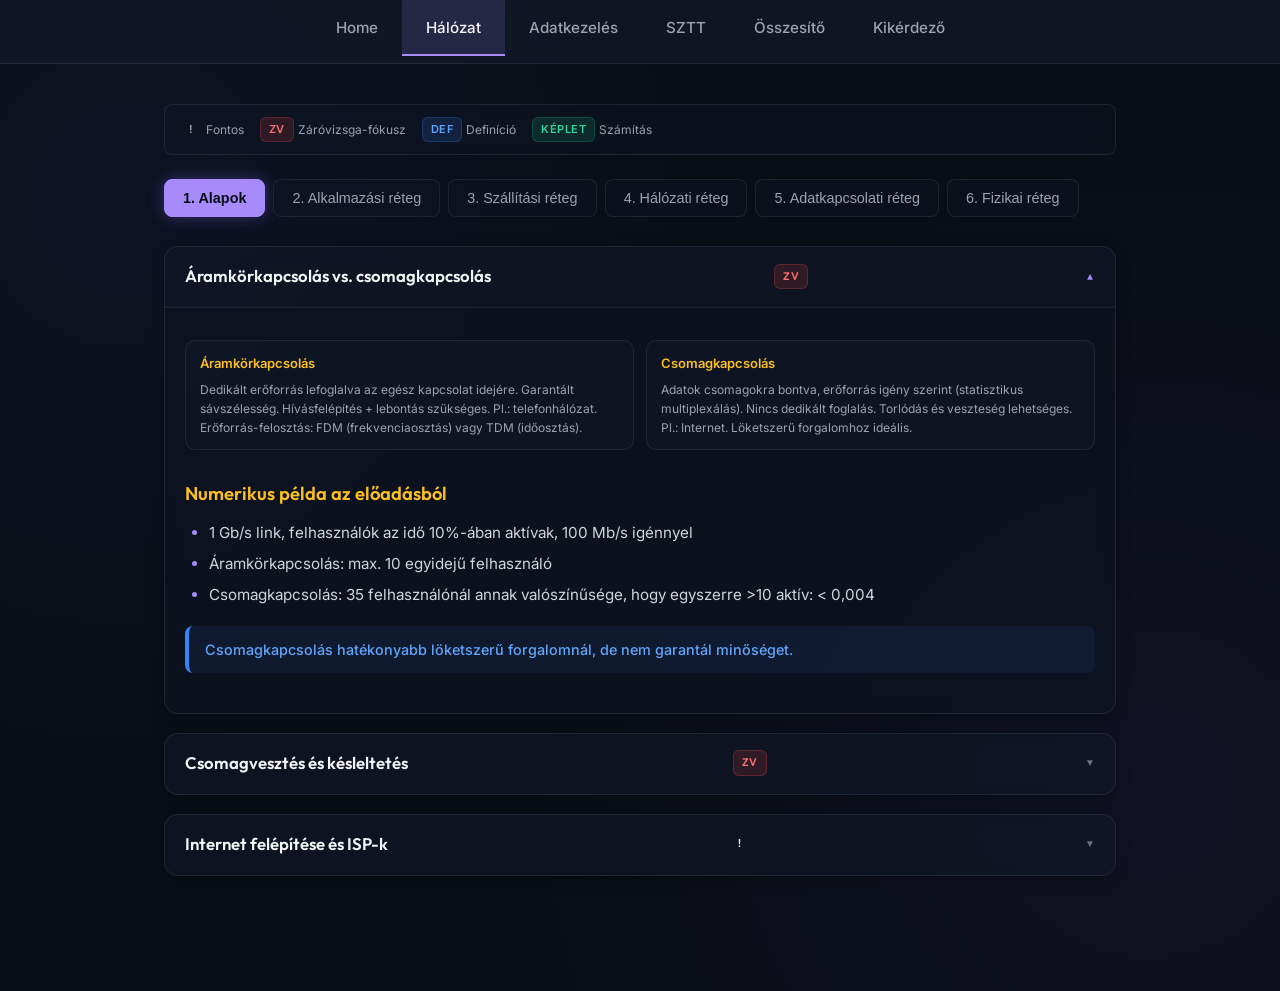
<file: halozat.html>
<!DOCTYPE html>
<html lang="hu">
<head>
  <meta charset="UTF-8">
  <meta name="viewport" content="width=device-width, initial-scale=1.0">
  <meta name="description" content="Hálózatok alapjai és üzemeltetése záróvizsga felkészítő jegyzet a BME VIK BProf képzéséhez. Áramkör- és csomagkapcsolás, késleltetés, protokollrétegek, TCP/UDP, IPv4/IPv6, routing." />
  <meta name="keywords" content="hálózatok, BProf, záróvizsga, BME VIK, TCP, UDP, IP, routing, OSPF, BGP, VLSM" />
  <meta name="robots" content="index, follow" />
  <link rel="canonical" href="https://kncskbenedek.github.io/zv-keszules/halozat.html" />
  <link rel="stylesheet" href="halozat.css">
  <link rel="stylesheet" href="nav.css">

  <title>Hálózatok Felkészítő Jegyzet - BProf Záróvizsga</title>

  <!-- Open Graph / Facebook -->
  <meta property="og:type" content="article" />
  <meta property="og:url" content="https://kncskbenedek.github.io/zv-keszules/halozat.html" />
  <meta property="og:title" content="Hálózatok Felkészítő Jegyzet - BProf Záróvizsga" />
<meta property="og:description" content="Átfogó összefoglaló a hálózati rétegekről, protokollokról, IPv4/IPv6 alhálózatokról és útvonalválasztásról." />
  <meta property="og:image" content="https://kncskbenedek.github.io/zv-keszules/assets/og-image.png" />
  <!-- Structured Data / JSON-LD -->
  <script type="application/ld+json">
  {
    "@context": "https://schema.org",
    "@type": "Course",
    "name": "Hálózatok alapjai és üzemeltetése",
    "description": "Záróvizsga felkészítő összefoglaló a BME VIK BProf hálózatok tematikájához.",
    "provider": {
      "@type": "Organization",
      "name": "BProf Záróvizsga Portál",
      "sameAs": "https://kncskbenedek.github.io/zv-keszules/"
    }
  }
  </script>
</head>
<body>
  <a class="skip-link" href="#main">Ugrás a tartalomra</a>
  <nav>
      <ul>
        <li><a href="index.html">Home</a></li>
        <li><a href="halozat.html">Hálózat</a></li>
        <li><a href="adatkezeles.html">Adatkezelés</a></li>
        <li><a href="sztt.html">SZTT</a></li>
        <li><a href="osszesito.html">Összesítő</a></li>
        <li><a href="kikerdezo.html">Kikérdező</a></li>
      </ul>
    </nav>
  <div class="wrap" id="main" role="main" tabindex="-1">
<h1 class="sr-only">Hálózatok alapjai és üzemeltetése – Záróvizsga összefoglaló az előadások alapján</h1>

<div class="legend">
  <span><span class="badge v">!</span> Fontos</span>
  <span><span class="badge k">ZV</span> Záróvizsga-fókusz</span>
  <span><span class="badge i">def</span> Definíció</span>
  <span><span class="badge g">képlet</span> Számítás</span>
</div>

<div class="tabs">
  <button class="tab active" onclick="showPage('alap')">1. Alapok</button>
  <button class="tab" onclick="showPage('alkalmazasi')">2. Alkalmazási réteg</button>
  <button class="tab" onclick="showPage('szallitasi')">3. Szállítási réteg</button>
  <button class="tab" onclick="showPage('halozati')">4. Hálózati réteg</button>
  <button class="tab" onclick="showPage('adatkapcs')">5. Adatkapcsolati réteg</button>
  <button class="tab" onclick="showPage('fizikai')">6. Fizikai réteg</button>
</div>

<!-- ===== 1. ALAPOK ===== -->
<div id="alap" class="page active">

<div class="section">
<h2 class="sec-head" onclick="toggle(this)">Áramkörkapcsolás vs. csomagkapcsolás <span class="badge k">ZV</span> <span class="chevron open">▼</span></h2>
<div class="sec-body open">
  <div class="gr2">
    <div class="card"><strong>Áramkörkapcsolás</strong><span>Dedikált erőforrás lefoglalva az egész kapcsolat idejére. Garantált sávszélesség. Hívásfelépítés + lebontás szükséges. Pl.: telefonhálózat. Erőforrás-felosztás: FDM (frekvenciaosztás) vagy TDM (időosztás).</span></div>
    <div class="card"><strong>Csomagkapcsolás</strong><span>Adatok csomagokra bontva, erőforrás igény szerint (statisztikus multiplexálás). Nincs dedikált foglalás. Torlódás és veszteség lehetséges. Pl.: Internet. Löketszerű forgalomhoz ideális.</span></div>
  </div>
  <h3>Numerikus példa az előadásból</h3>
  <ul>
    <li>1 Gb/s link, felhasználók az idő 10%-ában aktívak, 100 Mb/s igénnyel</li>
    <li>Áramkörkapcsolás: max. 10 egyidejű felhasználó</li>
    <li>Csomagkapcsolás: 35 felhasználónál annak valószínűsége, hogy egyszerre >10 aktív: &lt; 0,004</li>
  </ul>
  <div class="tip">Csomagkapcsolás hatékonyabb löketszerű forgalomnál, de nem garantál minőséget.</div>
</div>
</div>

<div class="section">
<h2 class="sec-head" onclick="toggle(this)">Csomagvesztés és késleltetés <span class="badge k">ZV</span> <span class="chevron">▼</span></h2>
<div class="sec-body">
  <h3>A késleltetés 4 összetevője</h3>
  <div class="tw"><table>
    <tr><th>#</th><th>Típus</th><th>Képlet / Megjegyzés</th></tr>
    <tr><td>1</td><td>Csomóponti feldolgozás</td><td>Bithibák ellenőrzése, kimenő link meghatározása. Tipikusan µs vagy kevesebb.</td></tr>
    <tr><td>2</td><td>Sorbanállási késleltetés</td><td>Torlódástól függ. Ha La/R → 1: végtelenhez tart!</td></tr>
    <tr><td>3</td><td>Átviteli késleltetés</td><td><strong>L/R</strong> (L = csomagméret bitben, R = sávszélesség bps)</td></tr>
    <tr><td>4</td><td>Terjedési késleltetés</td><td><strong>d/s</strong> (d = távolság, s ≈ 2×10⁸ m/s)</td></tr>
  </table></div>
  <h3>Forgalomintenzitás és sorbanállás</h3>
  <ul>
    <li><code>La/R ≈ 0</code> → kis sorbanállási késleltetés</li>
    <li><code>La/R → 1</code> → késleltetés nő</li>
    <li><code>La/R > 1</code> → átlagos késleltetés végtelenhez tart (elveszett csomagok)</li>
  </ul>
  <h3>Csomagvesztés</h3>
  <p>A router puffere véges. Ha teli pufferhez érkezik csomag → elvész. Az elveszett csomagot a forrás újraküldheti (TCP esetén), de lehet, hogy nem (UDP).</p>
  <h3>Átbocsátóképesség (Throughput)</h3>
  <p>Min(R_s, R_c) – a szűk keresztmetszet határozza meg. Több kapcsolat esetén: <code>min(R_c, R_s, R/N)</code></p>
</div>
</div>

<div class="section">
<h2 class="sec-head" onclick="toggle(this)">Internet felépítése és ISP-k <span class="badge v">!</span> <span class="chevron">▼</span></h2>
<div class="sec-body">
  <div class="tw"><table>
    <tr><th>Szint</th><th>Neve</th><th>Jellemző</th><th>Példa</th></tr>
    <tr><td>LAN</td><td>Local Area Network</td><td>Épület, campus szinten. Szomszédos elemek, nincs routing.</td><td>Irodai hálózat</td></tr>
    <tr><td>MAN</td><td>Metropolitan Area Network</td><td>Városi kiterjedés, LAN-ok összekötése. Útvonalválasztók megjelennek.</td><td>Városi optika</td></tr>
    <tr><td>WAN</td><td>Wide Area Network</td><td>Távoli hálózatok összekapcsolása. Nincs hoszt, csak routerek. Ma már IP+Ethernet.</td><td>Internet gerinchálózat</td></tr>
    <tr><td>Tier-1 ISP</td><td>Globális</td><td>Egymás közt peering (egyenlő félként). Nem fizetnek egymásnak.</td><td>Verizon, AT&T, DT</td></tr>
    <tr><td>Tier-2 ISP</td><td>Regionális</td><td>Fizet a Tier-1-nek. Közvetlenül is kapcsolódhat más Tier-2-höz.</td><td>Hazai nagy ISP</td></tr>
    <tr><td>Tier-3 ISP</td><td>Helyi</td><td>Végfelhasználóknak hozzáférési hálózat. Az utolsó szakasz a hoszt felé.</td><td>Lakóterületi internet</td></tr>
  </table></div>
  <h3>Protokollrétegek (TCP/IP stack)</h3>
  <p>Alulról: <strong>Fizikai → Adatkapcsolati → Hálózati → Szállítási → Alkalmazási</strong></p>
  <p>OSI modell: +Megjelenítési (presentation) + Viszony (session) réteg az alkalmazási és szállítási között.</p>
  <h3>Adat beágyazása (encapsulation)</h3>
  <ul>
    <li>Alkalmazási réteg: <strong>üzenet</strong></li>
    <li>Szállítási réteg: <strong>szegmens</strong> (Ht fejléccel)</li>
    <li>Hálózati réteg: <strong>datagram</strong> (Hn fejléccel)</li>
    <li>Adatkapcsolati réteg: <strong>keret</strong> (Hl fejléccel)</li>
  </ul>
</div>
</div>

</div><!-- /alap -->

<!-- ===== 2. ALKALMAZÁSI RÉTEG ===== -->
<div id="alkalmazasi" class="page">

<div class="section">
<h2 class="sec-head" onclick="toggle(this)">HTTP – A Web protokollja <span class="badge k">ZV</span> <span class="chevron open">▼</span></h2>
<div class="sec-body open">
  <ul>
    <li>TCP-t használ, 80-as porton (HTTPS: 443)</li>
    <li><strong>Állapotmentes</strong> – a szerver nem tartja nyilván a korábbi kéréseket</li>
    <li>Cookie-k kompenzálják az állapotmentességet</li>
  </ul>
  <div class="tw"><table>
    <tr><th>Verzió</th><th>Jellemző</th></tr>
    <tr><td>HTTP/1.0</td><td>Nem perzisztens: egy objektum/TCP kapcsolat. Időigény: 2·RTT + átvitel (per objektum)</td></tr>
    <tr><td>HTTP/1.1</td><td>Perzisztens kapcsolat + pipelining. N objektum: ~3·RTT + átvitel összesen.</td></tr>
    <tr><td>HTTP/2</td><td>Bináris, egyetlen TCP kapcsolat, stream-ek multiplexálása, szerver push, prioritás.</td></tr>
    <tr><td>HTTP/3</td><td>TCP helyett QUIC. Gyorsabb kapcsolat-felépítés beépített titkosítással.</td></tr>
  </table></div>
  <h3>HTTP metódusok</h3>
  <ul>
    <li><code>GET</code> – objektum letöltése URL alapján (URL-ben is lehet adat: query string)</li>
    <li><code>POST</code> – adat feltöltése az üzenet törzsében</li>
    <li><code>HEAD</code> – csak fejléc (hibakeresésre)</li>
    <li><code>PUT</code> – fájl feltöltése könyvtárba (HTTP/1.1)</li>
    <li><code>DELETE</code> – fájl törlése (HTTP/1.1)</li>
  </ul>
  <h3>Fontosabb állapotkódok <span class="badge k">ZV</span></h3>
  <div class="tw"><table>
    <tr><th>Kód</th><th>Jelentés</th></tr>
    <tr><td>200 OK</td><td>Sikeres kérés, az objektum az üzenetben van</td></tr>
    <tr><td>301 Moved Permanently</td><td>Átköltözött, új helye az üzenetben</td></tr>
    <tr><td>400 Bad Request</td><td>A szerver nem érti a kérést</td></tr>
    <tr><td>403 Forbidden</td><td>Hozzáférés megtagadva</td></tr>
    <tr><td>404 Not Found</td><td>Az objektum nincs a szerveren</td></tr>
    <tr><td>505 HTTP Version Not Supported</td><td>A HTTP verzió nem támogatott</td></tr>
  </table></div>
  <h3>Web cache (gyorsítótár)</h3>
  <p>Az ISP telepíti, csökkenti a válaszidőt és a kimenő forgalmat. Feltételes lekérés: <code>If-Modified-Since</code> fejléc → ha nem változott: <code>304 Not Modified</code> (nincs adatküldés).</p>
</div>
</div>

<div class="section">
<h2 class="sec-head" onclick="toggle(this)">FTP és biztonságos alternatívái <span class="chevron">▼</span></h2>
<div class="sec-body">
  <ul>
    <li>Kliens-szerver modell, <strong>nem állapotmentes</strong> (tartja a könyvtárt, felhasználót)</li>
    <li><strong>Sávon kívüli (out-of-band) vezérlés</strong>: külön vezérlési és adatátviteli összeköttetés</li>
    <li>Vezérlési kapcsolat: <strong>21-es TCP port</strong></li>
    <li>Adatátviteli kapcsolat: <strong>20-as TCP port</strong> (szerver nyitja fájlátvilelkor)</li>
  </ul>
  <div class="tw"><table>
    <tr><th>Protokoll</th><th>Port</th><th>Jellemző</th></tr>
    <tr><td>FTP</td><td>21 (vezérlés) / 20 (adat)</td><td>Nem titkosított, nem biztonságos</td></tr>
    <tr><td>SCP</td><td>22</td><td>SSH alapú, csak fájlátvitel</td></tr>
    <tr><td>SFTP</td><td>22</td><td>SSH alapú, könyvtárkezelés is</td></tr>
    <tr><td>SMB</td><td>445</td><td>Microsoft fájlmegosztás (Samba = szabad imp.)</td></tr>
  </table></div>
</div>
</div>

<div class="section">
<h2 class="sec-head" onclick="toggle(this)">E-mail protokollok <span class="badge k">ZV</span> <span class="chevron">▼</span></h2>
<div class="sec-body">
  <h3>Szerepek és protokollok</h3>
  <div class="tw"><table>
    <tr><th>Protokoll</th><th>Port</th><th>Irány / Feladat</th></tr>
    <tr><td>SMTP</td><td>25</td><td>Levélküldés: MTA→MTA (szerver→szerver). TCP, ASCII parancsok, 7 bites szöveg.</td></tr>
    <tr><td>POP3</td><td>110</td><td>Letöltés és törlés a szerverről. Nem tárol állapotot munkamenetek között.</td></tr>
    <tr><td>IMAP</td><td>143</td><td>Levél a szerveren marad. Mappák, állapot szinkronizálva munkamenetek között.</td></tr>
  </table></div>
  <h3>SMTP lépései</h3>
  <p>Kézfogás (HELO) → Levél küldése (MAIL FROM, RCPT TO, DATA) → Lezárás (QUIT)</p>
  <h3>MIME kiterjesztés</h3>
  <p>Bináris adatok küldéséhez (képek, csatolmányok). Fejlécek: <code>MIME-Version</code>, <code>Content-Type</code>, <code>Content-Transfer-Encoding</code>.</p>
</div>
</div>

<div class="section">
<h2 class="sec-head" onclick="toggle(this)">DNS – Doménnév-szolgáltatás <span class="badge k">ZV</span> <span class="chevron">▼</span></h2>
<div class="sec-body">
  <p>Elosztott, hierarchikus adatbázis. Alkalmazási rétegbeli protokoll (UDP/TCP, 53-as port).</p>
  <h3>DNS szerverek hierarchiája</h3>
  <ul>
    <li><strong>Gyökér (Root):</strong> 13 szerver (a-m), ismeri a TLD szerverek címeit</li>
    <li><strong>TLD szerverek:</strong> .com, .org, .hu stb. doménekért felelnek</li>
    <li><strong>Autoritatív (Hiteles):</strong> a szervezet saját szerverei, saját hosztneveit tudja feloldani</li>
    <li><strong>Helyi (Local):</strong> az ISP üzemelteti, itt kéri a hoszt a feloldást. Gyorsítótárazza az eredményeket.</li>
  </ul>
  <h3>Névfeloldás módjai</h3>
  <div class="gr2">
    <div class="card"><strong>Iteratív</strong><span>A megszólított névszerver megadja, hogy melyik másik névszerverhez kell fordulni. A helyi szerver végigkérdezi a hierarchiát.</span></div>
    <div class="card"><strong>Rekurzív</strong><span>A névfeloldás feladatát a megszólított névszerverre bízzuk. Az elvégzi helyettünk a teljes lekérdezési folyamatot.</span></div>
  </div>
  <h3>Resource Record (RR) típusok <span class="badge k">ZV</span></h3>
  <div class="tw"><table>
    <tr><th>Típus</th><th>Név</th><th>Érték</th></tr>
    <tr><td>A</td><td>Hosztnév</td><td>IPv4 cím</td></tr>
    <tr><td>AAAA</td><td>Hosztnév</td><td>IPv6 cím</td></tr>
    <tr><td>CNAME</td><td>Álnév (pl. www.valami.hu)</td><td>Kanonikus név</td></tr>
    <tr><td>MX</td><td>Levelezőszerver álneve</td><td>Levelezőszerver kanonikus neve</td></tr>
    <tr><td>NS</td><td>Domén neve</td><td>Az autoritatív szerver hosztneve</td></tr>
  </table></div>
</div>
</div>

<div class="section">
<h2 class="sec-head" onclick="toggle(this)">Socketek <span class="badge v">!</span> <span class="chevron">▼</span></h2>
<div class="sec-body">
  <ul>
    <li>Logikai kommunikációs végpont – az alkalmazás és a hálózat közötti interfész (ajtó)</li>
    <li>A processz üzeneteket küld a socketnek és fogad tőle</li>
    <li>A szállítási réteg kezeli (OS), az alkalmazás fejlesztő csak a socketen felüli részt kezeli</li>
  </ul>
  <h3>Processz azonosítása</h3>
  <p>IP cím + portszám párossal. Pl. moodle.hit.bme.hu HTTPS: 152.66.248.112:443</p>
  <div class="gr2">
    <div class="card"><strong>TCP socket</strong><span>4-es azonosítás: (forrás IP, forrás port, cél IP, cél port). Kapcsolat-orientált. Minden klienshez új kapcsolat-socket.</span></div>
    <div class="card"><strong>UDP socket</strong><span>2-es azonosítás: (cél IP, cél port). Kapcsolatmentes, datagram-orientált. Több kliens azonos socketen.</span></div>
  </div>
  <div class="tip">Jól ismert portok (0–1023): HTTP:80, HTTPS:443, FTP:21, SSH:22, DNS:53, SMTP:25, POP3:110, IMAP:143, SNMP:161</div>
</div>
</div>

</div><!-- /alkalmazasi -->

<!-- ===== 3. SZÁLLÍTÁSI RÉTEG ===== -->
<div id="szallitasi" class="page">

<div class="section">
<h2 class="sec-head" onclick="toggle(this)">UDP – User Datagram Protocol <span class="chevron open">▼</span></h2>
<div class="sec-body open">
  <ul>
    <li>"Lecsupaszított" Internet transzport protokoll – "best effort"</li>
    <li>Kapcsolatmentes: nincs kézfogás, nincs kapcsolatállapot-kezelés</li>
    <li>Szegmensek elveszhetnek, összekeveredhetnek</li>
    <li>Kis fejléc: forrás port, cél port, hossz, ellenőrzőösszeg (összesen 8 bájt)</li>
  </ul>
  <h3>Mikor érdemes UDP-t használni?</h3>
  <ul>
    <li>Nem szükséges kapcsolatfelépítés (nincs kezdeti késleltetés) – DNS</li>
    <li>Sávszélesség-érzékeny streaming (multimédia, VoIP) – veszteségtűrő</li>
    <li>Rövid, egyszerű tranzakciók ahol gyorsaság a fontos</li>
  </ul>
  <h3>UDP ellenőrzőösszeg</h3>
  <p>A szegmenst 16 bites számok sorozataként kezeli, összeadja, invertálja → ellenőrzőösszeg. Fogadó: ha az összes bit nem egyes → hiba, eldobja.</p>
</div>
</div>

<div class="section">
<h2 class="sec-head" onclick="toggle(this)">TCP – Áttekintés és szegmensszerkezet <span class="badge k">ZV</span> <span class="chevron">▼</span></h2>
<div class="sec-body">
  <ul>
    <li>Pont-pont (egy küldő, egy fogadó), full-duplex</li>
    <li>Megbízható, sorrendtartó adatfolyam</li>
    <li>Összeköttetés alapú: kézfogás szükséges</li>
    <li>Forgalomszabályozás (flow control) + torlódáskezelés (congestion control)</li>
    <li>Csővezetékezett (pipelined) küldés: ablakos megközelítés</li>
  </ul>
  <h3>TCP szegmens fejléc fontosabb mezői</h3>
  <div class="tw"><table>
    <tr><th>Mező</th><th>Leírás</th></tr>
    <tr><td>Sorszám (SEQ)</td><td>A szegmens adatrészének első bájtja hányadik a teljes adatban</td></tr>
    <tr><td>Nyugtaszám (ACK)</td><td>Melyik bájttal kezdődjön a következő küldés (kumulatív)</td></tr>
    <tr><td>Vételi ablak (rwnd)</td><td>Fogadó puffer szabad helye – forgalomszabályozáshoz</td></tr>
    <tr><td>SYN / FIN / RST</td><td>Összeköttetés felépítés / bontás / visszaállítás flagek</td></tr>
    <tr><td>ACK flag</td><td>A nyugtaszám mező érvényes-e</td></tr>
    <tr><td>URG</td><td>Sürgős adat (általában nem használt)</td></tr>
  </table></div>
</div>
</div>

<div class="section">
<h2 class="sec-head" onclick="toggle(this)">TCP nyugtázás és újraküldés <span class="badge k">ZV</span> <span class="chevron">▼</span></h2>
<div class="sec-body">
  <h3>RTT becslés</h3>
  <p>Exponenciális mozgóátlag: <code>EstimatedRTT = (1-α)·EstimatedRTT + α·SampleRTT</code> (α = 0.125)</p>
  <p>Szórás: <code>DevRTT = (1-β)·DevRTT + β·|SampleRTT - EstimatedRTT|</code> (β = 0.25)</p>
  <p>Timeout: <code>TimeoutInterval = EstimatedRTT + 4·DevRTT</code></p>
  <h3>Újraküldési mechanizmusok</h3>
  <div class="tw"><table>
    <tr><th>Esemény</th><th>Reagálás</th></tr>
    <tr><td>Időtúllépés (Timeout)</td><td>Az időtúllépést okozó szegmens újraküldése, időzítő újraindítása</td></tr>
    <tr><td>3 duplikált ACK</td><td>Gyors újraküldés (Fast Retransmit) – timeout nélkül, azonnal</td></tr>
  </table></div>
  <h3>Nyugtaküldési szabályok (a fogadónál)</h3>
  <ul>
    <li>Sorrendben érkező, mindek nyugtázva → delayed ACK (max 500ms várakozás)</li>
    <li>Sorrendben érkező, de van korábbi nyugtázatlan → azonnali kumulatív ACK</li>
    <li>Sorrenden kívüli (túl nagy sorszám) → azonnali duplikált ACK</li>
    <li>Lyukat betömő szegmens → azonnali ACK a lyuk elejére</li>
  </ul>
  <div class="tip">SACK (Selective ACK): a fogadó jelzi a sorrenden kívüli megérkezett tartományokat → hatékonyabb újraküldés.</div>
</div>
</div>

<div class="section">
<h2 class="sec-head" onclick="toggle(this)">TCP forgalomszabályozás <span class="badge v">!</span> <span class="chevron">▼</span></h2>
<div class="sec-body">
  <p>Cél: a küldő ne töltse túl a fogadó pufferét.</p>
  <ul>
    <li>A fogadó jelzi a szabad pufferhelyet: <code>RcvWindow = RcvBuffer – [LastByteRcvd – LastByteRead]</code></li>
    <li>A küldő legfeljebb RcvWindow-nyi el nem nyugtázott adatot tarthat ki</li>
    <li>Ha RcvWindow = 0 → a küldő 1 bájtos szondákat küld, hogy értesüljön a felszabadulásról</li>
  </ul>
</div>
</div>

<div class="section">
<h2 class="sec-head" onclick="toggle(this)">TCP kapcsolatkezelés <span class="badge k">ZV</span> <span class="chevron">▼</span></h2>
<div class="sec-body">
  <div class="gr2">
    <div class="card"><strong>Kapcsolatfelépítés: 3-way handshake</strong><span>1. Kliens → SYN (kezdő sorszám)<br>2. Szerver → SYN+ACK (saját kezdő sorszám)<br>3. Kliens → ACK (már tartalmazhat adatot)</span></div>
    <div class="card"><strong>Kapcsolatlezárás: 4-way handshake</strong><span>1. Kliens → FIN<br>2. Szerver → ACK<br>3. Szerver → FIN<br>4. Kliens → ACK (majd TIME_WAIT állapot)</span></div>
  </div>
</div>
</div>

<div class="section">
<h2 class="sec-head" onclick="toggle(this)">TCP torlódáskezelés <span class="badge k">ZV</span> <span class="chevron">▼</span></h2>
<div class="sec-body">
  <p>A hálózat terhelési állapotához igazodik (nem csak a fogadóhoz).</p>
  <h3>Torlódási ablak (CongWin) szabályozása</h3>
  <div class="tw"><table>
    <tr><th>Fázis</th><th>Feltétel</th><th>Viselkedés</th></tr>
    <tr><td>Slow Start (SS)</td><td>CongWin &lt; Threshold</td><td>Exponenciális növelés: minden nyugtára +1 MSS → RTT-nként megduplázódik</td></tr>
    <tr><td>Congestion Avoidance (CA)</td><td>CongWin ≥ Threshold</td><td>Lineáris (additív) növelés: RTT-nként +1 MSS (AIMD)</td></tr>
    <tr><td>3 duplikált ACK</td><td>—</td><td>Threshold = CongWin/2, CongWin = Threshold → CA folytatás (Reno)</td></tr>
    <tr><td>Timeout</td><td>—</td><td>Threshold = CongWin/2, CongWin = 1 MSS → SS újraindítás</td></tr>
  </table></div>
  <div class="tip">TCP Tahoe: mindig SS-sel folytatja veszteség után. TCP Reno: 3 dup ACK esetén hatékonyabb kezelés.</div>
  <div class="warn">AIMD = Additive Increase, Multiplicative Decrease. Fűrészfogszerű viselkedés.</div>
</div>
</div>

<div class="section">
<h2 class="sec-head" onclick="toggle(this)">Nyalábolás és nyalábbontás <span class="chevron">▼</span></h2>
<div class="sec-body">
  <ul>
    <li><strong>Nyalábolás (Multiplexing):</strong> több socket adatainak összegyűjtése + fejléc hozzáadása → hálózatra küldés</li>
    <li><strong>Nyalábbontás (Demultiplexing):</strong> a kapott szegmens portszám alapján a megfelelő socketnek adása</li>
  </ul>
  <div class="gr2">
    <div class="card"><strong>UDP demultiplexálás</strong><span>Csak (cél IP, cél port) alapján. Különböző forrásoktól jövő csomagok azonos sockethez kerülhetnek.</span></div>
    <div class="card"><strong>TCP demultiplexálás</strong><span>4-es azonosítás: (forrás IP, forrás port, cél IP, cél port). Minden klienskapcsolat külön socket.</span></div>
  </div>
</div>
</div>

</div><!-- /szallitasi -->

<!-- ===== 4. HÁLÓZATI RÉTEG ===== -->
<div id="halozati" class="page">

<div class="section">
<h2 class="sec-head" onclick="toggle(this)">IPv4 – Fejléc és fragmentálás <span class="badge k">ZV</span> <span class="chevron open">▼</span></h2>
<div class="sec-body open">
  <h3>IPv4 datagram fejléc fontosabb mezői</h3>
  <div class="tw"><table>
    <tr><th>Mező</th><th>Leírás</th></tr>
    <tr><td>TTL (Time To Live)</td><td>Hátralévő ugrások max. száma – minden router csökkenti 1-gyel. Ha 0 → eldobás + ICMP TTL Expired.</td></tr>
    <tr><td>Protokoll</td><td>Az adatokat küldő felső réteg protokollja (6=TCP, 17=UDP)</td></tr>
    <tr><td>Fragmentálási mezők</td><td>ID, Flags (DF/MF), Fragment Offset (8 bájtos blokkban számolva)</td></tr>
    <tr><td>Forrás/Cél cím</td><td>32 bites IPv4 címek</td></tr>
    <tr><td>Type of Service</td><td>QoS-hez, csomagkezelési besorolás</td></tr>
  </table></div>
  <h3>Fragmentálás (darabolás)</h3>
  <ul>
    <li>MTU (Maximum Transmission Unit) korlátozza a keret méretét</li>
    <li>Routerek darabolnak, csak a fogadó rakja össze</li>
    <li>Fejléc mérete: 20 bájt → fragmensben max. adat: MTU − 20</li>
    <li>Fragment Offset: 8 bájtos egységben számolva</li>
    <li>Path MTU Discovery (DF bit) – jobb megoldás a darabolás elkerülésére</li>
  </ul>
  <div class="danger">Fragmentálás hátrányos: router terhelés, egy elveszett fragmens miatt az egész szegmenst újra kell küldeni!</div>
</div>
</div>

<div class="section">
<h2 class="sec-head" onclick="toggle(this)">IPv4 Címzés és alhálózatok <span class="badge k">ZV</span> <span class="chevron">▼</span></h2>
<div class="sec-body">
  <ul>
    <li>32 bites cím, 4 oktet decimálisan (pl. 192.168.1.1)</li>
    <li>IP cím = interfészt azonosítja (nem a hosztot!)</li>
    <li>Egy router több interfészéhez több cím</li>
  </table>
  <h3>Alhálózati maszk és CIDR</h3>
  <ul>
    <li>Netid (hálózati rész) + Hostid (interfész azonosító)</li>
    <li>Maszk: felső bitek egyesek, alsók nullák. Pl. /24 = 255.255.255.0</li>
    <li>Hálózati cím: csupa nulla hostid → nem használható gépnek</li>
    <li>Szórási (broadcast) cím: csupa egyes hostid → nem használható gépnek</li>
    <li>Hasznos gépek száma: <code>2^(32-prefix) − 2</code></li>
  </ul>
  <h3>Speciális privát tartományok (RFC 1918)</h3>
  <ul>
    <li><code>10.0.0.0/8</code> – A osztályú privát</li>
    <li><code>172.16.0.0/12</code> – B osztályú privát</li>
    <li><code>192.168.0.0/16</code> – C osztályú privát</li>
    <li><code>127.0.0.0/8</code> – Loopback</li>
  </ul>
  <h3>Maszk számítás (utolsó oktetben, /24-nél hosszabb)</h3>
  <p>Ha /32−c (c &lt; 9): utolsó oktet értéke = 256 − 2^c</p>
  <div class="tw"><table>
    <tr><th>Prefix</th><th>Utolsó oktet</th><th>Gépek száma</th></tr>
    <tr><td>/30</td><td>252</td><td>2</td></tr>
    <tr><td>/29</td><td>248</td><td>6</td></tr>
    <tr><td>/28</td><td>240</td><td>14</td></tr>
    <tr><td>/27</td><td>224</td><td>30</td></tr>
    <tr><td>/26</td><td>192</td><td>62</td></tr>
    <tr><td>/25</td><td>128</td><td>126</td></tr>
    <tr><td>/24</td><td>0</td><td>254</td></tr>
  </table></div>
</div>
</div>

<div class="section">
<h2 class="sec-head" onclick="toggle(this)">VLSM – Változó hosszúságú maszkok <span class="badge k">ZV</span> <span class="chevron">▼</span></h2>
<div class="sec-body">
  <h3>VLSM lépései</h3>
  <ol style="padding-left:1.2rem; color: var(--color-text-secondary); font-size:13px; line-height:1.8">
    <li>Alhálózatokat <strong>csökkenő méret szerint rendezd</strong> (legnagyobb először)</li>
    <li>Minden alhálózatra: méret = <strong>2 legkisebb elegendően nagy hatványa</strong></li>
    <li>Maszk hossza = 32 − log₂(méret)</li>
    <li>A következő alhálózat a hálózati cím + méret (trükk: csak hozzáadjuk a tartomány méretét)</li>
    <li>Hálózati cím + szórási cím = 2 cím vész el, gépek = méret − 2</li>
  </ol>
  <div class="tip">Trükk: /24-nél hosszabb maszkhoz az utolsó oktet = 256 − méret. Pl. méret=32 → maszk utolsó oktett = 256−32 = 224 → /27</div>
  <div class="warn">Router-router linkhez minimum /30-as maszk elegendő (2 gép).</div>
</div>
</div>

<div class="section">
<h2 class="sec-head" onclick="toggle(this)">IPv6 <span class="chevron">▼</span></h2>
<div class="sec-body">
  <ul>
    <li>128 bites cím, hexadecimálisan 8×16 bit, kettősponttal elválasztva</li>
    <li>Bevezető nullák elhagyhatók; egy nullás sorozat elhagyható (<code>::</code>)</li>
    <li><strong>Nincs fragmentálás routerben, nincs checksum, nincs broadcast</strong></li>
    <li>Egyszerűbb, fix 40 bájtos fejléc; kiterjeszthető next-header mezővel</li>
    <li>Alapértelmezett maszk hossza: /64</li>
    <li>Link-local cím: <code>FE80::/8</code> tartományból (csak adott alhálózatban egyedi)</li>
  </ul>
  <h3>IPv4→IPv6 átmenet</h3>
  <ul>
    <li>Dual stack: mindkét protokoll futtatása</li>
    <li>NAT64: IPv6 cím fordítása IPv4 címre</li>
    <li>Tunneling (alagutazás): IPv6 datagramot IPv4 datagramba csomagolva viszik át IPv4-es hálózaton</li>
  </ul>
</div>
</div>

<div class="section">
<h2 class="sec-head" onclick="toggle(this)">DHCP, NAT, ICMP <span class="badge k">ZV</span> <span class="chevron">▼</span></h2>
<div class="sec-body">
  <h3>DHCP – Dynamic Host Configuration Protocol</h3>
  <p>Szerver-kliens alapú (alkalmazási réteg). Automatikus IP kiosztás.</p>
  <p><strong>Lépések:</strong> Discover (broadcast, 67-es port) → Offer (broadcast, 68-as port) → Request → ACK</p>
  <p>DHCP emellett megadja: alapértelmezett átjárót és DNS szervert is.</p>
  <h3>NAT – Network Address Translation</h3>
  <ul>
    <li>Privát IP-ket egyetlen publikus IP-re fordít</li>
    <li>Portszámmal különbözteti meg az egyes kapcsolatokat (NAPT)</li>
    <li>Fordítási táblát tárol: (külső IP:port ↔ belső IP:port)</li>
    <li>Statikus NAT: kézzel hozzárendelt fordítás (pl. szerver kívülről elérhető)</li>
    <li>NAT traversal megoldások: statikus NAT, UPnP/IGD, relay szerver</li>
  </ul>
  <h3>ICMP – Internet Control Message Protocol</h3>
  <div class="tw"><table>
    <tr><th>Type:Code</th><th>Jelentés</th></tr>
    <tr><td>0:0</td><td>Echo reply (ping válasz)</td></tr>
    <tr><td>8:0</td><td>Echo request (ping kérés)</td></tr>
    <tr><td>3:x</td><td>Destination unreachable (hálózat/hoszt/protokoll/port elérhetetlen)</td></tr>
    <tr><td>11:0</td><td>TTL expired (traceroute alapja)</td></tr>
    <tr><td>12:0</td><td>Bad IP header</td></tr>
  </table></div>
  <p>Traceroute: TTL=1,2,3… → minden routertől ICMP TTL expired → RTT mérés minden ugrásnál.</p>
</div>
</div>

<div class="section">
<h2 class="sec-head" onclick="toggle(this)">Routing – Statikus és dinamikus <span class="badge k">ZV</span> <span class="chevron">▼</span></h2>
<div class="sec-body">
  <h3>Routing tábla és Longest Prefix Matching</h3>
  <p>Több illeszkedő bejegyzés esetén a <strong>leghosszabb prefix</strong> (legszigorúbb maszk) nyer. Default route: 0.0.0.0/0 – mindenre illeszkedik, de mindig rövidebb mint bármely specifikusabb bejegyzés.</p>
  <h3>Algoritmusok összehasonlítása</h3>
  <div class="tw"><table>
    <tr><th>Jellemző</th><th>Linkállapot (LS)</th><th>Távolságvektor (DV)</th></tr>
    <tr><td>Algoritmus</td><td>Dijkstra</td><td>Bellman-Ford</td></tr>
    <tr><td>Ismeret</td><td>Globális: minden router ismeri a teljes gráfot (LSA hirdetések)</td><td>Elosztott: csak szomszédok vektorait ismeri</td></tr>
    <tr><td>Konvergálás</td><td>Gyors, de oszcillálhat</td><td>Lassabb; rossz hír lassan terjed (count-to-infinity)</td></tr>
    <tr><td>Üzenetszám</td><td>Sok: O(nE)</td><td>Kevesebb, de nagyobb üzenetek szomszédoknak</td></tr>
    <tr><td>Hibatűrés</td><td>Csak saját linkjeit hirdeti hamisan</td><td>Hamis info elterjedhet az egész hálózatban</td></tr>
  </table></div>
  <div class="warn">Count-to-infinity probléma DV-ben: split horizon + poisoned reverse segít, de nagyobb hálózatokban nem mindig elég.</div>
</div>
</div>

<div class="section">
<h2 class="sec-head" onclick="toggle(this)">RIP, OSPF, BGP <span class="badge k">ZV</span> <span class="chevron">▼</span></h2>
<div class="sec-body">
  <div class="tw"><table>
    <tr><th>Protokoll</th><th>Típus</th><th>Algoritmus</th><th>Metrika</th><th>Max</th><th>Szállítás</th></tr>
    <tr><td>RIP</td><td>IGP (Intra-AS), Távolságvektor</td><td>Bellman-Ford</td><td>Hopszám</td><td>15 (16 = végtelen)</td><td>UDP</td></tr>
    <tr><td>OSPF</td><td>IGP (Intra-AS), Linkállapot</td><td>Dijkstra</td><td>Sávszélesség alapú cost</td><td>Nincs korlát</td><td>Közvetlenül IP-ben</td></tr>
    <tr><td>BGP</td><td>EGP (Inter-AS), Útvektor</td><td>Path-vektor</td><td>Politika + AS-PATH + NEXT-HOP</td><td>—</td><td>TCP</td></tr>
  </table></div>
  <h3>OSPF hierarchia</h3>
  <ul>
    <li>Pontosan 1 backbone area (Area 0)</li>
    <li>Area Border Router (ABR): összefogott info hirdetése a gerinc felé</li>
    <li>Backbone Router: gerincben fut OSPF-t</li>
    <li>Boundary Router: kapcsolat más AS-ek felé (gateway)</li>
  </ul>
  <h3>BGP fontosabb fogalmak</h3>
  <ul>
    <li>iBGP: azonos AS-en belüli BGP viszony; eBGP: különböző AS-ek között</li>
    <li>AS-PATH attribútum: az AS-ek listája amelyeken keresztülment a hirdetés</li>
    <li>NEXT-HOP: melyik routertől jött a hirdetés → kilépési irányt meghatározza</li>
    <li>Hot potato routing: legolcsóbb kijutás az AS-ből</li>
    <li>BGP hijacking: hibás hirdetések → forgalom átterelése</li>
  </ul>
  <h3>Autonóm rendszerek (AS)</h3>
  <p>IGP (Interior Gateway Protocol) az AS-en belül fut. EGP (Exterior Gateway Protocol) AS-ek között. Intra-AS routing: teljesítmény fókusz. Inter-AS routing: politika alapú.</p>
</div>
</div>

</div><!-- /halozati -->

<!-- ===== 5. ADATKAPCSOLATI RÉTEG ===== -->
<div id="adatkapcs" class="page">

<div class="section">
<h2 class="sec-head" onclick="toggle(this)">Adatkapcsolati réteg alapjai és ARP <span class="badge k">ZV</span> <span class="chevron open">▼</span></h2>
<div class="sec-body open">
  <h3>L2 alrétegek</h3>
  <ul>
    <li><strong>LLC (Logical Link Control):</strong> adat átvitel szervezése, multiplexálás, opcionális: nyugtázás, folyamszabályzás</li>
    <li><strong>MAC (Media Access Control):</strong> hibadetekció/javítás, közeghozzáférés, <strong>fizikai cím, keretezés</strong></li>
  </ul>
  <h3>MAC cím</h3>
  <ul>
    <li>48 bites azonosító (IEEE 802), a hálózati kártya ROM-jába égetve</li>
    <li>OUI (Organizationally Unique Identifier): első 3 bájt = gyártó azonosítója</li>
    <li>Nincs hierarchia → hordozható (ellentétben az IP-vel)</li>
    <li>Broadcast cím: FF:FF:FF:FF:FF:FF</li>
    <li>Multicast: 01:00:05:xx:xx:xx</li>
  </ul>
  <h3>ARP – Address Resolution Protocol <span class="badge k">ZV</span></h3>
  <ol style="padding-left:1.2rem; color:var(--color-text-secondary); font-size:13px; line-height:1.8">
    <li>A hoszt ARP-Query keretet küld broadcast MAC-ra (B IP-jével)</li>
    <li>B felismeri saját IP-jét → ARP-Reply unicast kerettel (tartalmazza B MAC-ját)</li>
    <li>A felveszi az IP↔MAC összerendelést az ARP táblájába (időkorláttal)</li>
  </ol>
  <p>IPv6 megfelelője: <strong>NDP (Neighbor Discovery Protocol)</strong> ICMPv6 üzenetekkel.</p>
</div>
</div>

<div class="section">
<h2 class="sec-head" onclick="toggle(this)">Switch és MAC tanulás <span class="badge v">!</span> <span class="chevron">▼</span></h2>
<div class="sec-body">
  <ul>
    <li>A switch kereteket pufferel, MAC cím alapján irányítja tovább</li>
    <li><strong>Transzparens</strong>: a hosztok nem tudnak a switch-ekről</li>
    <li><strong>Automatikus tanulás (MAC learning)</strong>: a kapott keretek forrás-MAC alapján tölti a MAC-port táblát</li>
    <li>Ha nincs a táblában a cél → minden irányba kiküldi (kivéve ahonnan jött)</li>
    <li>Adott idő után elfelejti (öregedési mechanizmus)</li>
  </ul>
  <h3>STP – Spanning Tree Protocol <span class="badge k">ZV</span></h3>
  <ul>
    <li>Hurokmentessé teszi a LAN-t redundáns linkek esetén</li>
    <li>Root Bridge választás: legkisebb MAC/Bridge ID-jű switch nyeri</li>
    <li>Port állapotok: Root Port, Designated Port, Blocked (nem továbbít kereteket)</li>
    <li>Hiba esetén: blokkolt linkeket aktiválja → fa megmarad hurokmentesnek</li>
  </ul>
</div>
</div>

<div class="section">
<h2 class="sec-head" onclick="toggle(this)">VLAN – Virtuális LAN <span class="badge k">ZV</span> <span class="chevron">▼</span></h2>
<div class="sec-body">
  <ul>
    <li>Logikai szétválasztás egyetlen fizikai hálózaton</li>
    <li><strong>IEEE 802.1Q tag:</strong> 12 bites VLAN azonosító a keretfejlécben</li>
    <li>VLAN 1: alapértelmezett (default)</li>
    <li>Normál VLAN-ok: 1–1005; Kiterjesztett: 1006–4094</li>
  </ul>
  <div class="gr2">
    <div class="card"><strong>Elérési (access) port</strong><span>Egyetlen VLAN-hoz rendelt, tipikusan hoszt felé. Nem jelöli a kereteket.</span></div>
    <div class="card"><strong>Törzs (trunk) port</strong><span>Switchek között. Több VLAN forgalma megy rajta. Jelölt (tagged) keretek. Jelöletlen = natív VLAN.</span></div>
  </div>
  <h3>VLAN-ok összekötése</h3>
  <p>Router szükséges (egy VLAN = egy IP alhálózat). Két módszer: külön interfészek, vagy "router on a stick" (egy trunk port, alinterfészek).</p>
  <div class="tip">Előnyök: olcsó, rugalmas konfiguráció, kisebb broadcast domének, adatbiztonság.</div>
</div>
</div>

<div class="section">
<h2 class="sec-head" onclick="toggle(this)">Ethernet és közeghozzáférés <span class="badge k">ZV</span> <span class="chevron">▼</span></h2>
<div class="sec-body">
  <h3>Ethernet keretszerkezet</h3>
  <ul>
    <li>Preamble (7 bájt, 10101010) + SFD (1 bájt, 10101011) – szinkronizáció</li>
    <li>Cél MAC + Forrás MAC (6-6 bájt)</li>
    <li>Típus (2 bájt): 0x0800=IPv4, 0x86DD=IPv6, 0x0806=ARP</li>
    <li>Adat (46–1500 bájt)</li>
    <li>FCS – 4 bájt, CRC alapú hibadetekció. Hiba esetén keret eldobva (nincs újraküldés!)</li>
  </ul>
  <h3>CSMA/CD (Ethernet – vezetékes)</h3>
  <ul>
    <li>Küldés előtt csatorna figyelése (Carrier Sense)</li>
    <li>Ütközés érzékelése küldés közben (Collision Detection)</li>
    <li>Ütközéskor: jam signal + exponenciális visszalépés (véletlenszerű várakozás)</li>
  </ul>
  <h3>CSMA/CA (WLAN – 802.11, vezetéknélküli)</h3>
  <ul>
    <li>Ütközés nem érzékelhető → ütközéselkerülés (Collision Avoidance)</li>
    <li>DIFS ideig szabad csatorna → küldés; foglalt csatorna → véletlen visszaszámlálás</li>
    <li>Sikeres vétel után SIFS időn belül ACK küldése a fogadótól</li>
    <li>RTS/CTS mechanizmus: rejtett terminál probléma megoldására</li>
  </ul>
  <h3>802.11 (WiFi) fontosabb változatok</h3>
  <div class="tw"><table>
    <tr><th>Változat</th><th>Frekvencia (GHz)</th><th>Max. sávszélesség</th></tr>
    <tr><td>802.11b</td><td>2.4</td><td>11 Mbps</td></tr>
    <tr><td>802.11a/g</td><td>5 / 2.4</td><td>54 Mbps</td></tr>
    <tr><td>802.11n</td><td>2.4/5 (MIMO)</td><td>600 Mbps</td></tr>
    <tr><td>802.11ac</td><td>5</td><td>3400 Mbps</td></tr>
    <tr><td>802.11ax</td><td>2.4/5/6</td><td>9600 Mbps</td></tr>
  </table></div>
  <p>Infrastruktúra mód: AP (access point) koordinál. Ad-hoc mód: végpontok közvetlen kapcsolata.</p>
</div>
</div>

</div><!-- /adatkapcs -->

<!-- ===== 6. FIZIKAI RÉTEG ===== -->
<div id="fizikai" class="page">

<div class="section">
<h2 class="sec-head" onclick="toggle(this)">Fizikai réteg feladatai <span class="chevron open">▼</span></h2>
<div class="sec-body open">
  <ul>
    <li>Keret tartalmának kódolása bitekre (vonali kódolás – encoding)</li>
    <li>Biteknek megfelelő fizikai jelek előállítása (signalling)</li>
    <li>Jelek átvitele a fizikai közegen</li>
    <li>Jelek vétele és dekódolása</li>
  </ul>
  <h3>Átviteli közegek összehasonlítása <span class="badge k">ZV</span></h3>
  <div class="tw"><table>
    <tr><th>Típus</th><th>Sávszélesség</th><th>Távolság</th><th>Jellemzők</th></tr>
    <tr><td>UTP (sodrott érpár)</td><td>100 Mbps – 10 Gbps</td><td>100 m</td><td>Cat5e, Cat6. Elektromágneses zavar, áthallás. Csavarás csökkenti.</td></tr>
    <tr><td>STP (árnyékolt)</td><td>Mint UTP</td><td>100 m</td><td>Drágább, de jobb zajtűrés.</td></tr>
    <tr><td>Koaxiális kábel</td><td>~1 Gbps</td><td>Néhány km</td><td>Antenna, kábel internet (HFC). Jobb zajelkerülés mint UTP.</td></tr>
    <tr><td>Optikai szál (MM)</td><td>Gbps</td><td>Km</td><td>Többmódusú. Vastagabb mag (50-60 µm), olcsóbb. LAN-ban.</td></tr>
    <tr><td>Optikai szál (SM)</td><td>Tbps</td><td>Száz km</td><td>Egymódusú. Vékony mag (&lt;10 µm), drágább, nagyobb táv. WAN/MAN.</td></tr>
  </table></div>
  <h3>WDM – Hullámhosszosztás</h3>
  <p>Különböző hullámhosszú fényjelek különböző kapcsolatokat visznek egy szálban. Több tíz Gbps / hullámhosszon, több tíz hullámhossz egy szálban.</p>
</div>
</div>

<div class="section">
<h2 class="sec-head" onclick="toggle(this)">Összefoglaló: Protokollok és portok <span class="badge k">ZV</span> <span class="chevron">▼</span></h2>
<div class="sec-body">
  <div class="tw"><table>
    <tr><th>Protokoll</th><th>Port</th><th>Réteg</th><th>Szállítás</th></tr>
    <tr><td>HTTP</td><td>80</td><td>Alkalmazási</td><td>TCP</td></tr>
    <tr><td>HTTPS</td><td>443</td><td>Alkalmazási</td><td>TCP</td></tr>
    <tr><td>FTP (vezérlés)</td><td>21</td><td>Alkalmazási</td><td>TCP</td></tr>
    <tr><td>FTP (adat)</td><td>20</td><td>Alkalmazási</td><td>TCP</td></tr>
    <tr><td>SSH / SCP / SFTP</td><td>22</td><td>Alkalmazási</td><td>TCP</td></tr>
    <tr><td>SMTP</td><td>25</td><td>Alkalmazási</td><td>TCP</td></tr>
    <tr><td>DNS</td><td>53</td><td>Alkalmazási</td><td>UDP (és TCP)</td></tr>
    <tr><td>DHCP (szerver)</td><td>67</td><td>Alkalmazási</td><td>UDP</td></tr>
    <tr><td>DHCP (kliens)</td><td>68</td><td>Alkalmazási</td><td>UDP</td></tr>
    <tr><td>POP3</td><td>110</td><td>Alkalmazási</td><td>TCP</td></tr>
    <tr><td>IMAP</td><td>143</td><td>Alkalmazási</td><td>TCP</td></tr>
    <tr><td>SNMP</td><td>161</td><td>Alkalmazási</td><td>UDP</td></tr>
    <tr><td>SMB</td><td>445</td><td>Alkalmazási</td><td>TCP</td></tr>
    <tr><td>Telnet</td><td>23</td><td>Alkalmazási</td><td>TCP</td></tr>
    <tr><td>TCP</td><td>—</td><td>Szállítási</td><td>—</td></tr>
    <tr><td>UDP</td><td>—</td><td>Szállítási</td><td>—</td></tr>
    <tr><td>IP / ICMP</td><td>—</td><td>Hálózati</td><td>—</td></tr>
    <tr><td>RIP</td><td>—</td><td>Hálózati</td><td>UDP</td></tr>
    <tr><td>OSPF</td><td>—</td><td>Hálózati</td><td>közvetlenül IP-ben</td></tr>
    <tr><td>BGP</td><td>179</td><td>Hálózati</td><td>TCP</td></tr>
    <tr><td>ARP</td><td>—</td><td>Adatkapcsolati</td><td>—</td></tr>
    <tr><td>Ethernet</td><td>—</td><td>Adatkapcsolati</td><td>—</td></tr>
    <tr><td>802.11 (WiFi)</td><td>—</td><td>Adatkapcsolati</td><td>—</td></tr>
  </table></div>
</div>
</div>

</div><!-- /fizikai -->

</div><!-- /wrap -->

<script src="app.js"></script>
</body>
</html>
</file>
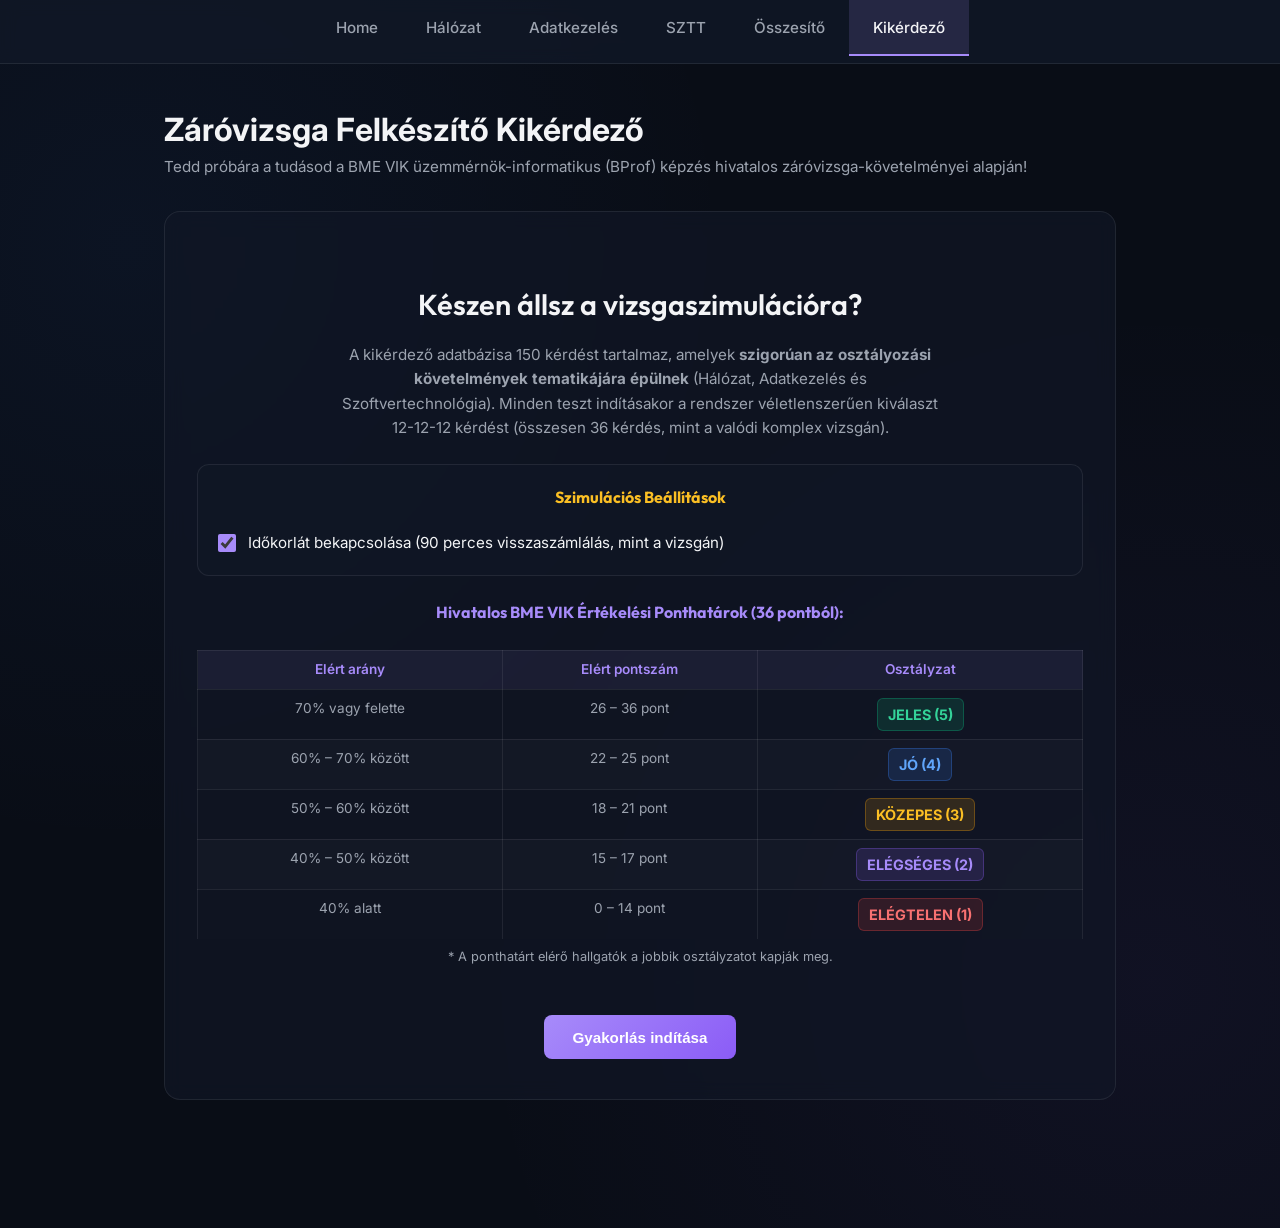
<file: kikerdezo.html>
<!DOCTYPE html>
<html lang="hu">
<head>
<meta charset="UTF-8">
<meta name="viewport" content="width=device-width, initial-scale=1.0">
<meta name="description" content="Interaktív BProf Záróvizsga Kikérdező és teszt szimulátor. 150 szakmai kérdés a BME VIK követelmények alapján, időkorláttal és osztályzat kiértékeléssel." />
<meta name="keywords" content="BProf, záróvizsga, BME VIK, kikérdező, teszt, vizsgaszimuláció, vizsgakérdések, gyakorlás" />
<meta name="robots" content="index, follow" />
<link rel="canonical" href="https://kncskbenedek.github.io/zv-keszules/kikerdezo.html" />
<link rel="stylesheet" href="kikerdezo.css">
<link rel="stylesheet" href="nav.css">
<title>Záróvizsga Kikérdező Szimulátor - BProf Záróvizsga</title>

<!-- Open Graph / Facebook -->
<meta property="og:type" content="website" />
<meta property="og:url" content="https://kncskbenedek.github.io/zv-keszules/kikerdezo.html" />
<meta property="og:title" content="Záróvizsga Kikérdező Szimulátor - BProf Záróvizsga" />
<meta property="og:description" content="Teszteld a tudásod a BME VIK BProf komplex záróvizsga szimulátorával. 150 véletlenszerűen generált kérdés." />
<meta property="og:image" content="https://kncskbenedek.github.io/zv-keszules/assets/og-image.png" />
<!-- Structured Data / JSON-LD -->
<script type="application/ld+json">
{
  "@context": "https://schema.org",
  "@type": "Quiz",
  "name": "BProf Záróvizsga Kikérdező Szimulátor",
  "description": "Interaktív tesztrendszer a hálózatok, adatkezelés és szoftvertechnológia vizsgakövetelmények gyakorlására.",
  "educationalLevel": "BProf (Bachelor of Profession)",
  "assesses": ["Hálózatok", "Adatkezelés", "Szoftvertechnológia"]
}
</script>
</head>
<body>
  <a class="skip-link" href="#main">Ugrás a tartalomra</a>

  <nav>
    <ul>
      <li><a href="index.html">Home</a></li>
      <li><a href="halozat.html">Hálózat</a></li>
      <li><a href="adatkezeles.html">Adatkezelés</a></li>
      <li><a href="sztt.html">SZTT</a></li>
      <li><a href="osszesito.html">Összesítő</a></li>
      <li><a href="kikerdezo.html">Kikérdező</a></li>
    </ul>
  </nav>

  <div class="wrap" id="main" role="main" tabindex="-1">
    <h1>Záróvizsga Felkészítő Kikérdező</h1>
    <p style="color:var(--text-muted); margin-bottom: 2rem;">Tedd próbára a tudásod a BME VIK üzemmérnök-informatikus (BProf) képzés hivatalos záróvizsga-követelményei alapján!</p>

    <!-- Welcome Screen -->
    <div id="welcome-screen" class="quiz-dashboard">
      <div id="resume-banner" style="display:none; margin-bottom:1.5rem; padding:1rem 1.25rem; border:1px solid var(--accent); border-radius:12px; background:rgba(167,139,250,0.08);">
        <p id="resume-info" style="margin-bottom:0.75rem; color:var(--text);">Van egy félbehagyott vizsgád. Folytatod?</p>
        <button class="quiz-btn" onclick="resumeQuiz()" style="margin-right:0.5rem;">Folytatás</button>
        <button class="quiz-btn quiz-btn-secondary" onclick="discardSavedQuiz()">Elvetés és új teszt</button>
      </div>
      <h3>Készen állsz a vizsgaszimulációra?</h3>
      <p>A kikérdező adatbázisa 150 kérdést tartalmaz, amelyek <strong>szigorúan az osztályozási követelmények tematikájára épülnek</strong> (Hálózat, Adatkezelés és Szoftvertechnológia). Minden teszt indításakor a rendszer véletlenszerűen kiválaszt 12-12-12 kérdést (összesen 36 kérdés, mint a valódi komplex vizsgán).</p>
      
      <div class="settings-panel">
        <h4 style="color:#fbbf24; margin-bottom: 0.5rem; font-family:'Outfit', sans-serif;">Szimulációs Beállítások</h4>
        <label class="settings-row">
          <input type="checkbox" id="timer-toggle" checked>
          <span>Időkorlát bekapcsolása (90 perces visszaszámlálás, mint a vizsgán)</span>
        </label>
      </div>

      <h4 style="color:var(--accent); margin-top: 1.5rem; font-family:'Outfit', sans-serif;">Hivatalos BME VIK Értékelési Ponthatárok (36 pontból):</h4>
      <div class="grading-table-container">
        <table class="grading-table">
          <thead>
            <tr>
              <th>Elért arány</th>
              <th>Elért pontszám</th>
              <th>Osztályzat</th>
            </tr>
          </thead>
          <tbody>
            <tr>
              <td>70% vagy felette</td>
              <td>26 – 36 pont</td>
              <td><span class="grade-badge grade-5">Jeles (5)</span></td>
            </tr>
            <tr>
              <td>60% – 70% között</td>
              <td>22 – 25 pont</td>
              <td><span class="grade-badge grade-4">Jó (4)</span></td>
            </tr>
            <tr>
              <td>50% – 60% között</td>
              <td>18 – 21 pont</td>
              <td><span class="grade-badge grade-3">Közepes (3)</span></td>
            </tr>
            <tr>
              <td>40% – 50% között</td>
              <td>15 – 17 pont</td>
              <td><span class="grade-badge grade-2">Elégséges (2)</span></td>
            </tr>
            <tr>
              <td>40% alatt</td>
              <td>0 – 14 pont</td>
              <td><span class="grade-badge grade-1">Elégtelen (1)</span></td>
            </tr>
          </tbody>
        </table>
        <p style="font-size:0.8rem; color:var(--text-muted); margin-top:0.5rem; text-align:center;">* A ponthatárt elérő hallgatók a jobbik osztályzatot kapják meg.</p>
      </div>

      <button class="quiz-btn" onclick="startQuiz()">
        Gyakorlás indítása
      </button>
    </div>

    <!-- Quiz Screen -->
    <div id="quiz-screen" style="display: none;">
      <div class="quiz-progress" style="display: flex; justify-content: space-between; align-items: center; margin-bottom: 1rem;">
        <span id="progress-text">Kérdés: 1 / 36</span>
        <div class="quiz-timer" id="quiz-timer">Idő: 90:00</div>
        <span id="score-text">Helyes: 0</span>
      </div>
      <div class="progress-track" style="margin-bottom: 2rem;">
        <div id="progress-fill" class="progress-fill"></div>
      </div>

      <div id="question-card" class="quiz-card">
        <!-- Dynamically rendered question -->
      </div>

      <div style="display: flex; justify-content: space-between; align-items: center;">
        <button id="submit-btn" class="quiz-btn" onclick="checkAnswer()">Válasz ellenőrzése</button>
        <button id="next-btn" class="quiz-btn" style="display: none;" onclick="nextQuestion()">Következő kérdés</button>
      </div>

      <!-- Feedback panel -->
      <div id="feedback-panel" class="feedback-container">
        <div id="feedback-status" class="feedback-status"></div>
        <div id="feedback-explanation" class="feedback-explanation"></div>
      </div>
    </div>

    <!-- Results Screen -->
    <div id="results-screen" class="quiz-dashboard" style="display: none;">
      <h3>Kikérdezés eredménye</h3>
      <p id="results-message"></p>

      <div class="results-grid">
        <div class="result-card">
          <div id="result-score" class="result-card-num">0 / 36</div>
          <div class="result-card-label">Összesített pontszám</div>
        </div>
        <div class="result-card">
          <div id="result-grade-container" class="result-card-num" style="font-size:1.8rem; margin: 5px 0;">-</div>
          <div class="result-card-label">Vizsga osztályzat</div>
        </div>
        <div class="result-card">
          <div id="result-percentage" class="result-card-num">0%</div>
          <div class="result-card-label">Sikerességi arány</div>
        </div>
        <div class="result-card">
          <div id="result-subjects" style="font-family:'DM Mono', monospace; font-size:0.9rem; text-align:left; color:var(--text); margin-top:5px;">
            Hálózat: 0/12<br>
            Adatkezelés: 0/12<br>
            SZTT: 0/12
          </div>
          <div class="result-card-label" style="margin-top:10px;">Témakörök bontása</div>
        </div>
      </div>

      <button class="quiz-btn" onclick="restartQuiz()">Új teszt indítása</button>
      <button class="quiz-btn quiz-btn-secondary" onclick="showWelcome()">Vissza a főoldalra</button>

      <h3 class="review-title">Kérdések áttekintése</h3>
      <div id="review-list">
        <!-- Dynamically rendered reviews -->
      </div>
    </div>

  </div>

  <script>
    // 150 Question Database (50 per subject, representing all 15 question types)
    // Structured precisely around the BME VIK BProf Comprehensive Exam guidelines.
    const questionDatabase = [
      // ==========================================
      // HALOZAT (50 questions, IDs: 1 to 50)
      // ==========================================
      {
        id: 1,
        subject: "halozat",
        type: "single",
        question: "Melyik OSI rétegben működik az IP (Internet Protocol) protokoll?",
        options: ["Fizikai réteg", "Adatkapcsolati réteg", "Hálózati réteg", "Szállítási réteg"],
        correct: "Hálózati réteg",
        explanation: "Az IP (Internet Protocol) az OSI modell 3. rétegében, azaz a Hálózati rétegben működik. Feladata az útvonalválasztás és a logikai címzés."
      },
      {
        id: 2,
        subject: "halozat",
        type: "multiple",
        question: "Melyek a TCP protokoll főbb jellemzői? (Válassz ki több helyes választ!)",
        options: ["Összeköttetés-alapú", "Összeköttetés-mentes", "Áramlásszabályozást és torlódásvezérlést végez", "Nem garantálja a csomagok megérkezését"],
        correct: ["Összeköttetés-alapú", "Áramlásszabályozást és torlódásvezérlést végez"],
        explanation: "A TCP egy megbízható, összeköttetés-alapú szállítási rétegbeli protokoll, amely garantálja a csomagok kézbesítését, sorrendiségét, valamint áramlás- és torlódásvezérlést is megvalósít."
      },
      {
        id: 3,
        subject: "halozat",
        type: "boolean",
        question: "A TCP protokoll a fejlécében nem használ sorszámokat (Sequence Number) a csomagok sorrendjének ellenőrzésére.",
        options: ["Igaz", "Hamis"],
        correct: "Hamis",
        explanation: "Hamis, mert a TCP fejlécének szerves része a Sequence Number (sorszám) és az Acknowledgment Number (nyugtaszám), amelyekkel a helyes sorrendiséget és a megérkezést garantálja."
      },
      {
        id: 4,
        subject: "halozat",
        type: "matching",
        question: "Párosítsd az OSI rétegek nevét a hozzájuk tartozó adategység (PDU) megnevezésével!",
        pairs: [
          { term: "Alkalmazási réteg", definition: "Adat (Data)" },
          { term: "Szállítási réteg", definition: "Szegmens (Segment)" },
          { term: "Hálózati réteg", definition: "Csomag (Packet)" },
          { term: "Adatkapcsolati réteg", definition: "Keret (Frame)" }
        ],
        explanation: "Az OSI rétegekben az adategységek elnevezése alulról felfelé haladva: Bit (Fizikai), Keret (Adatkapcsolati), Csomag (Hálózati), Szegmens (Szállítási), majd Adat a felsőbb rétegekben."
      },
      {
        id: 5,
        subject: "halozat",
        type: "fill",
        question: "Töltsd ki a hiányzó részt: A HTTP protokoll alapértelmezetten a TCP [blank] portját használja.",
        correct: ["80"],
        explanation: "A HTTP (Hypertext Transfer Protocol) szabványos nem-biztonságos TCP portja a 80. (A HTTPS portja a 443)."
      },
      {
        id: 6,
        subject: "halozat",
        type: "short",
        question: "Írd le a TCP kapcsolatfelvétel során használt háromutas kézfogás vezérlőbiteit (pl. SYN, SYN-ACK, ACK) pontos sorrendben!",
        correct: ["SYN, SYN-ACK, ACK", "SYN, SYN/ACK, ACK", "syn, syn-ack, ack"],
        explanation: "A TCP kapcsolat felépítése (háromutas kézfogás) során az üzenetváltás sorrendje: 1. SYN, 2. SYN-ACK, 3. ACK."
      },
      {
        id: 7,
        subject: "halozat",
        type: "scenario",
        question: "Egy hálózati mérnöknek 4 különálló alhálózatot kell kialakítania egyetlen /24-es IP tartományból úgy, hogy minden alhálózatban legalább 50 darab hoszt kapjon címet. Melyik alhálózati maszkot kell választania?",
        options: ["/25", "/26", "/27", "Nem valósítható meg"],
        correct: "/26",
        explanation: "Egy /26-os maszk 64 címet ad alhálózatonként (amiből 62 használható hosztcím). 4 darab /26-os alhálózat pontosan kitölt egy /24-es tartományt, és megfelel az 'legalább 50 hoszt' feltételnek."
      },
      {
        id: 8,
        subject: "halozat",
        type: "calculation",
        question: "Hány darab használható hoszt IP-cím osztható ki egy /27-es alhálózatban?",
        correct: ["30"],
        explanation: "A /27-es maszk esetén a hoszt bitek száma 32 - 27 = 5. A címtér 2^5 = 32 cím. Ebből le kell vonni a hálózati címet és a broadcast címet, így a használható hosztcímek száma: 32 - 2 = 30."
      },
      {
        id: 9,
        subject: "halozat",
        type: "concept",
        question: "Hogy nevezzük azt a diagnosztikai és hibajelentő protokollt, amelyet a ping és traceroute parancsok használnak a hálózati kapcsolatok tesztelésére?",
        correct: ["ICMP", "icmp"],
        explanation: "Az ICMP (Internet Control Message Protocol) egy hálózati rétegbeli segédprotokoll, amely visszajelzést küld a hálózati hibákról."
      },
      {
        id: 10,
        subject: "halozat",
        type: "relation",
        question: "Milyen hálózati architektúra-kapcsolat valósul meg a peer-to-peer (P2P) modellben?",
        options: [
          "Minden csomópont egyaránt működik kliensként és szerverként is.",
          "Egy központi dedikált szerver szolgálja ki a passzív klienseket.",
          "A csomópontok kizárólag egymáson keresztül, hierarchikusan kommunikálhatnak."
        ],
        correct: "Minden csomópont egyaránt működik kliensként és szerverként is.",
        explanation: "A P2P hálózatokban nincs dedikált szerver, hanem minden hoszt (peer) egyenrangú: egyszerre kérhet le (kliens) és oszthat meg (szerver) erőforrásokat."
      },
      {
        id: 11,
        subject: "halozat",
        type: "def-match",
        question: "Párosítsd az alábbi hálózati fogalmakat a pontos definíciójukkal!",
        pairs: [
          { term: "Router", definition: "IP címek alapján csomagokat továbbít a hálózatok között" },
          { term: "Switch", definition: "MAC címek alapján kereteket továbbít az alhálózaton belül" },
          { term: "DNS", definition: "Domain neveket fordít le IP címekre" },
          { term: "DHCP", definition: "Dinamikusan oszt ki IP címeket a hosztoknak" }
        ],
        explanation: "A Router (3. réteg) útvonalat választ, a Switch (2. réteg) helyi hálózatot kezel, a DNS nevet felold, a DHCP pedig automatikusan konfigurálja a hosztokat."
      },
      {
        id: 12,
        subject: "halozat",
        type: "ordering",
        question: "Rendezd sorrendbe a TCP kapcsolat lebontásának (szétkapcsolás) lépéseit időben felülről lefelé!",
        items: [
          "Hívó fél elküldi a FIN szegmenst",
          "Fogadó fél elküldi az ACK nyugtát a FIN-re",
          "Fogadó fél is elküldi a saját FIN szegmensét",
          "Hívó fél elküldi az ACK nyugtát a fogadó FIN-jére"
        ],
        explanation: "A TCP kapcsolat szabályos lebontása egy négyutas folyamat: FIN -> ACK -> FIN -> ACK."
      },
      {
        id: 13,
        subject: "halozat",
        type: "correct-statements",
        question: "Mely állítások igazak a portszámokkal kapcsolatban? (Válassz ki több helyes állítást!)",
        options: [
          "A portszámok a szállítási rétegben végzik a folyamatok azonosítását.",
          "A jól ismert (Well-known) portszámok a 0–1023 tartományba esnek.",
          "A portszámok az IP címek részei és a hálózati kártya fizikai címét jelölik.",
          "A UDP és a TCP protokollok nem osztozhatnak azonos portszámokon."
        ],
        correct: ["A portszámok a szállítási rétegben végzik a folyamatok azonosítását.", "A jól ismert (Well-known) portszámok a 0–1023 tartományba esnek."],
        explanation: "A portszámok a szállítási rétegben azonosítják a hálózati alkalmazásokat. A 0-1023 tartomány a Well-known portoké. A TCP és UDP portok függetlenek egymástól, azaz mindkettőnek lehet pl. 53-as portja."
      },
      {
        id: 14,
        subject: "halozat",
        type: "identify-wrong",
        question: "Melyik állítás HIBÁS a DNS névfeloldással kapcsolatban?",
        options: [
          "A DNS névfeloldás alapértelmezetten UDP port 53-at használ.",
          "A DNS lekérdezés lehet rekurzív és iteratív is.",
          "A DNS névfeloldás kizárólag a kliens gép helyi hosts fájljában történhet.",
          "A DNS hierarchikus felépítésű adatbázist használ."
        ],
        correct: "A DNS névfeloldás kizárólag a kliens gép helyi hosts fájljában történhet.",
        explanation: "A DNS névfeloldás globális, elosztott és hierarchikus szerverrendszeren keresztül zajlik. A helyi hosts fájl csak az első lépcső a névfeloldásban, de távolról sem a kizárólagos helye."
      },
      {
        id: 15,
        subject: "halozat",
        type: "compare",
        question: "Hasonlítsd össze a TCP és UDP jellemzőit! Válaszd ki, melyik állítás melyik protokollra vonatkozik!",
        pairs: [
          { term: "Összeköttetés-alapú és megbízható", definition: "TCP" },
          { term: "Gyorsabb, de nem biztosít kézbesítési garanciát", definition: "UDP" },
          { term: "A fejléc mérete fixen 8 bájt", definition: "UDP" },
          { term: "Áramlás- és torlódásszabályozással rendelkezik", definition: "TCP" }
        ],
        explanation: "A TCP komplex nyugtázást, sorszámokat és szabályozást használ (min. 20 bájt fejléc), míg az UDP egy egyszerű, gyors adatküldő protokoll 8 bájtos fejléccel."
      },
      {
        id: 16,
        subject: "halozat",
        type: "single",
        question: "Melyik OSI réteg felelős a szegmentálásért, valamint a végpontok közötti folyamat- és hibavezérlésért?",
        options: ["Adatkapcsolati réteg", "Hálózati réteg", "Szállítási réteg", "Viszonylati réteg"],
        correct: "Szállítási réteg",
        explanation: "A Szállítási réteg (Layer 4) felelős a felsőbb rétegekből kapott adatok szegmentálásáért, a port-címzésért, valamint a végpontok közötti megbízható adatátvitelért."
      },
      {
        id: 17,
        subject: "halozat",
        type: "multiple",
        question: "Mely mezők találhatóak meg az IPv4 csomag fejlécében? (Válassz ki több helyes választ!)",
        options: ["TTL (Time To Live)", "Source IP Address", "Sequence Number", "Version"],
        correct: ["TTL (Time To Live)", "Source IP Address", "Version"],
        explanation: "A TTL, Source IP Address és Version az IPv4 fejléc részei. A Sequence Number szállítási rétegbeli mező, a TCP fejlécben található meg, nem az IP-ben."
      },
      {
        id: 18,
        subject: "halozat",
        type: "boolean",
        question: "Az IPv6 címek hossza 64 bit, míg az IPv4 címeké 32 bit.",
        options: ["Igaz", "Hamis"],
        correct: "Hamis",
        explanation: "Hamis, mert az IPv6 címek hossza 128 bit (16 bájt), míg az IPv4 címeké valóban 32 bit (4 bájt)."
      },
      {
        id: 19,
        subject: "halozat",
        type: "fill",
        question: "Töltsd ki a hiányzó részt: A biztonságos HTTPS protokoll alapértelmezetten a TCP [blank] portot használja.",
        correct: ["443"],
        explanation: "A HTTPS (biztonságos HTTP) a 443-as TCP portot használja az SSL/TLS titkosított kommunikációhoz."
      },
      {
        id: 20,
        subject: "halozat",
        type: "short",
        question: "Mi a teljes angol megnevezése annak a technológiának (rövidítése: NAT), amely a privát IP-címeket nyilvános IP-címekre fordítja le a routereken?",
        correct: ["Network Address Translation", "network address translation"],
        explanation: "NAT = Network Address Translation (Hálózati címfordítás). Segítségével a helyi magánhálózat gépei egyetlen nyilvános IP-címet megosztva érhetik el az internetet."
      },
      {
        id: 21,
        subject: "halozat",
        type: "scenario",
        question: "Egy felhasználó eléri az internetet IP-címek beírásával (pl. 8.8.8.8), de a böngészőbe írt domain nevek (pl. google.com) nem töltődnek be. Mi a legvalószínűbb hálózati probléma?",
        options: ["Nincs fizikai kapcsolat", "Helytelen a DNS szerver beállítása", "A default gateway nem válaszol", "A DHCP szerver nem osztott ki IP címet"],
        correct: "Helytelen a DNS szerver beállítása",
        explanation: "Mivel IP-címmel működik a kommunikáció, a fizikai réteg és az átjáró jó. A domain nevek feloldása sikertelen, ami egyértelműen a DNS (Domain Name System) konfigurációs hibájára utal."
      },
      {
        id: 22,
        subject: "halozat",
        type: "calculation",
        question: "Hány bites a hálózati rész (CIDR jelöléssel) egy szabványos C-osztályú alhálózati maszk (255.255.255.0) esetén?",
        correct: ["24"],
        explanation: "A 255.255.255.0 alhálózati maszk kettes számrendszerben 24 darab 1-est tartalmaz (11111111.11111111.11111111.00000000), így CIDR jelöléssel ez a /24."
      },
      {
        id: 23,
        subject: "halozat",
        type: "concept",
        question: "Melyik protokoll felelős az IP-címek fizikai MAC-címekké történő lefordításáért a helyi hálózaton (LAN)?",
        correct: ["ARP", "arp", "Address Resolution Protocol"],
        explanation: "Az ARP (Address Resolution Protocol) végzi a helyi hálózaton az IP-címekhez tartozó hardveres MAC-címek felderítését és cache-elését."
      },
      {
        id: 24,
        subject: "halozat",
        type: "relation",
        question: "Milyen kapcsolat áll fenn a kliens és a szerver között a hagyományos Web (HTTP) architektúrában?",
        options: [
          "Kizárólag a kliens kezdeményezheti a kapcsolatot kéréssel, a szerver passzívan válaszol.",
          "A szerver bármikor küldhet adatot a kliensnek anélkül, hogy az kérte volna.",
          "Minden gép egyenrangú és egyszerre tölthet be mindkét szerepkört."
        ],
        correct: "Kizárólag a kliens kezdeményezheti a kapcsolatot kéréssel, a szerver passzívan válaszol.",
        explanation: "A klasszikus kliens-szerver modellben a kliens (pl. böngésző) kezdeményez kéréssel (request), a szerver pedig feldolgozza és válaszol (response). A szerver magától nem küldhet kéretlen választ a HTTP-ben."
      },
      {
        id: 25,
        subject: "halozat",
        type: "def-match",
        question: "Párosítsd a hálózati címeket a hozzájuk tartozó jellemzővel!",
        pairs: [
          { term: "MAC cím", definition: "48 bites hardveres fizikai cím, beégetve a hálózati kártyába" },
          { term: "IP cím", definition: "32 vagy 128 bites logikai cím, hálózati rétegbeli azonosításra" },
          { term: "Portszám", definition: "16 bites szállítási rétegbeli azonosító az alkalmazásokhoz" },
          { term: "Socket", definition: "Egy IP-cím és egy portszám kombinációja" }
        ],
        explanation: "MAC fizikai és fix, az IP logikai és változó, a Port az alkalmazást jelöli a gépen belül, a Socket pedig a végpontot (IP + Port)."
      },
      {
        id: 26,
        subject: "halozat",
        type: "ordering",
        question: "Rendezd sorrendbe az adatok beágyazásának (enkapszuláció) lépéseit a küldő oldalon, a legfelső rétegtől lefelé haladva!",
        items: [
          "Alkalmazási rétegbeli tiszta Adat (Data)",
          "Szállítási rétegben hozzáadott fejléccel: Szegmens (Segment)",
          "Hálózati rétegben hozzáadott fejléccel: Csomag (Packet)",
          "Adatkapcsolati rétegben hozzáadott fejléccel és lábléccel: Keret (Frame)",
          "Fizikai rétegben továbbított Bitek (Bits)"
        ],
        explanation: "Az enkapszuláció során a küldő oldalon a fenti rétegekből lefelé haladva minden szint beágyazza az adatot a saját fejlécébe: Adat -> Szegmens -> Csomag -> Keret -> Bitek."
      },
      {
        id: 27,
        subject: "halozat",
        type: "correct-statements",
        question: "Mely állítások igazak az IPv6 protokollal kapcsolatban? (Válassz ki több helyes állítást!)",
        options: [
          "Az IPv6 címeket hexadecimális formában ábrázoljuk kettőspontokkal elválasztva.",
          "Beépített IPSec biztonsági támogatást tartalmaz.",
          "Az IPv6 címekben a hálózati és eszköz-azonosító rész fixen 64-64 bitre oszlik alapesetben.",
          "Az IPv6 kompatibilitás miatt kötelezően igényli a NAT címfordítást."
        ],
        correct: ["Az IPv6 címeket hexadecimális formában ábrázoljuk kettőspontokkal elválasztva.", "Beépített IPSec biztonsági támogatást tartalmaz.", "Az IPv6 címekben a hálózati és eszköz-azonosító rész fixen 64-64 bitre oszlik alapesetben."],
        explanation: "Az IPv6 128 bites címeket használ, hexadecimális formátumban. Beépített IPSec-kel jött létre, és az óriási címtér miatt nincs szükség NAT-ra."
      },
      {
        id: 28,
        subject: "halozat",
        type: "identify-wrong",
        question: "Melyik állítás HIBÁS az UDP protokollal kapcsolatban?",
        options: [
          "Az UDP összeköttetés-mentes átvitelt biztosít.",
          "Az UDP fejlécében nincs Sequence Number (sorszám) mező.",
          "Az UDP garantálja, hogy a csomagok sérülésmentesen és sorrendben érkeznek meg.",
          "Az UDP-t gyakran használják valós idejű alkalmazásokban (pl. VoIP, játékok)."
        ],
        correct: "Az UDP garantálja, hogy a csomagok sérülésmentesen és sorrendben érkeznek meg.",
        explanation: "Az UDP nem garantál semmit (best-effort): sem a megérkezést, sem a sorrendiséget. Ha ez szükséges, azt az alkalmazási rétegnek kell kezelnie."
      },
      {
        id: 29,
        subject: "halozat",
        type: "compare",
        question: "Hasonlítsd össze az Ethernet Hub és a Switch eszközöket! Melyik jellemző melyikre igaz?",
        pairs: [
          { term: "A bejövő keretet minden portra kiküldi (broadcastszerűen)", definition: "Hub" },
          { term: "MAC táblát tart fenn és célzottan továbbít", definition: "Switch" },
          { term: "Egyetlen ütközési domént (collision domain) alkot az összes portja", definition: "Hub" },
          { term: "Minden egyes portja külön ütközési domén", definition: "Switch" }
        ],
        explanation: "A Hub egy buta fizikai rétegbeli elosztó (mindent mindenhova küld), a Switch viszont intelligens adatkapcsolati rétegbeli eszköz, ami megtanulja a MAC címeket."
      },
      {
        id: 30,
        subject: "halozat",
        type: "single",
        question: "Hogy nevezzük azt az OSI 2. rétegbeli keretet, amelynek cél MAC címe FF:FF:FF:FF:FF:FF?",
        options: ["Unicast keret", "Multicast keret", "Broadcast keret", "Anycast keret"],
        correct: "Broadcast keret",
        explanation: "Az FF:FF:FF:FF:FF:FF a fizikai broadcast (szórásos) cím. Az erre a címre küldött keretet a switch a helyi alhálózat összes aktív portjára továbbítja."
      },
      {
        id: 31,
        subject: "halozat",
        type: "multiple",
        question: "Melyek a dinamikus útvonalválasztó (routing) protokollok az alábbiak közül? (Válassz ki több helyes választ!)",
        options: ["OSPF (Open Shortest Path First)", "RIP (Routing Information Protocol)", "DHCP", "BGP (Border Gateway Protocol)"],
        correct: ["OSPF (Open Shortest Path First)", "RIP (Routing Information Protocol)", "BGP (Border Gateway Protocol)"],
        explanation: "Az OSPF, RIP és BGP mind dinamikus routing protokollok (az OSPF és RIP belső, a BGP külső átjáró-protokoll). A DHCP egy címkiosztó alkalmazási protokoll."
      },
      {
        id: 32,
        subject: "halozat",
        type: "boolean",
        question: "A routerek az OSI modell 3. rétegében (Hálózati réteg) működnek, és IP-címek alapján döntenek a csomagok továbbításáról.",
        options: ["Igaz", "Hamis"],
        correct: "Igaz",
        explanation: "Igaz. A routerek Layer 3 eszközök, feladatuk a különböző IP alhálózatok összekapcsolása és az útvonalválasztás."
      },
      {
        id: 33,
        subject: "halozat",
        type: "fill",
        question: "Töltsd ki a hiányzó részt: Az FTP (File Transfer Protocol) vezérlőkapcsolata alapértelmezés szerint a TCP [blank] portot használja.",
        correct: ["21"],
        explanation: "Az FTP a 21-es portot használja a vezérlésre (parancsok küldésére), és a 20-as portot az aktív adatátvitelre."
      },
      {
        id: 34,
        subject: "halozat",
        type: "short",
        question: "Add meg a /28-as alhálózathoz tartozó alhálózati maszkot pontozott decimális formában (pl. 255.255.255.240)!",
        correct: ["255.255.255.240"],
        explanation: "A /28 maszk első 28 bitje 1-es, az utolsó 4 bit 0 (11111111.11111111.11111111.11110000). Decimálisan ez 255.255.255.240."
      },
      {
        id: 35,
        subject: "halozat",
        type: "scenario",
        question: "Egy csomag az interneten halad keresztül. Egy routerhez érve a router megvizsgálja a csomag TTL mezőjét, és azt tapasztalja, hogy az érték 1. Mi történik a csomaggal?",
        options: [
          "A router csökkenti a TTL-t 0-ra, eldobja a csomagot, és egy ICMP Time Exceeded üzenetet küld vissza a feladónak.",
          "A router megnöveli a TTL-t 64-re és továbbküldi a csomagot.",
          "A router változatlanul továbbküldi a csomagot, mivel a TTL-t csak a célgép vizsgálhatja."
        ],
        correct: "A router csökkenti a TTL-t 0-ra, eldobja a csomagot, és egy ICMP Time Exceeded üzenetet küld vissza a feladónak.",
        explanation: "Minden router csökkenti a TTL értékét 1-gyel. Ha a TTL eléri a 0-t, a csomag eldobásra kerül (ez akadályozza meg a végtelen hurokban keringést), és a router ICMP-vel értesíti a forrást."
      },
      {
        id: 36,
        subject: "halozat",
        type: "calculation",
        question: "Hány darab használható hoszt IP-cím osztható ki egy /30-as pont-pont alhálózatban?",
        correct: ["2"],
        explanation: "A /30-as maszkban 2 hoszt bit van (32-30=2). A címtér 2^2 = 4. Levonva a hálózati és a broadcast címeket: 4 - 2 = 2 használható hosztcím."
      },
      {
        id: 37,
        subject: "halozat",
        type: "concept",
        question: "Hogy nevezzük azt a technológiát, amellyel egy fizikai switch-en binnen logikailag elkülönített helyi hálózatokat hozhatunk létre?",
        correct: ["VLAN", "vlan", "Virtual Local Area Network"],
        explanation: "A VLAN (Virtual LAN) lehetővé teszi, hogy egyetlen fizikai switch portjait logikailag különálló szórási tartományokká osszuk fel."
      },
      {
        id: 38,
        subject: "halozat",
        type: "relation",
        question: "Milyen kapcsolat van a hálózati kártya gyártója és a hálózati kártya MAC címének első 3 bájtja között?",
        options: [
          "Az első 3 bájt az OUI (Organizationally Unique Identifier), ami egyedileg azonosítja a gyártót.",
          "Az első 3 bájt véletlenszerűen generált, nincs kapcsolat a gyártóval.",
          "A gyártó csak az utolsó 3 bájtot határozhatja meg, az első 3 bájt fixen a szabványügyi hatóságé."
        ],
        correct: "Az első 3 bájt az OUI (Organizationally Unique Identifier), ami egyedileg azonosítja a gyártót.",
        explanation: "A MAC cím 6 bájtos. Az első 3 bájt az OUI, amit az IEEE oszt ki a gyártóknak, a második 3 bájtot pedig a gyártó osztja ki az eszközeinek egyedileg."
      },
      {
        id: 39,
        subject: "halozat",
        type: "def-match",
        question: "Párosítsd a hálózati kiterjedések rövidítéseit a leírásukkal!",
        pairs: [
          { term: "PAN", definition: "Személyi hálózat néhány méteren belül (pl. Bluetooth)" },
          { term: "LAN", definition: "Helyi hálózat lakáson, irodán belül (pl. Ethernet, Wi-Fi)" },
          { term: "MAN", definition: "Városi méretű hálózat (pl. kábeltévé gerinchálózat)" },
          { term: "WAN", definition: "Kiterjedt hálózat országok, kontinensek között (pl. Internet)" }
        ],
        explanation: "A kiterjedés szerinti csoportosítás a legkisebbtől (PAN) a legnagyobbig (WAN) halad."
      },
      {
        id: 40,
        subject: "halozat",
        type: "ordering",
        question: "Rendezd időrendi sorrendbe a DHCP kliens IP-cím kérésének (DORA) lépéseit felülről lefelé!",
        items: [
          "DHCP Discover (Kliens szórásos üzenetet küld szerver keresésére)",
          "DHCP Offer (Szerverek IP-cím ajánlatot küldenek)",
          "DHCP Request (Kliens kiválasztja az egyik ajánlatot és kérést küld)",
          "DHCP Acknowledge (Szerver jóváhagyja és elküldi a konfigurációt)"
        ],
        explanation: "A DHCP folyamat a DORA mozaikszó lépéseit követi: Discover -> Offer -> Request -> Acknowledge."
      },
      {
        id: 41,
        subject: "halozat",
        type: "correct-statements",
        question: "Mely állítások igazak az ütközések elkerülésével / kezelésével kapcsolatban? (Válassz ki több helyes választ!)",
        options: [
          "A CSMA/CD-t a vezetékes Ethernet hálózatok használják az ütközések detektálására.",
          "A CSMA/CA-t a Wi-Fi (802.11) hálózatok használják az ütközések elkerülésére.",
          "A Full-Duplex kapcsolatokban nincs ütközés, így ott nincs szükség CSMA/CD-re.",
          "A Token Ring hálózatok is CSMA/CD alapúak."
        ],
        correct: ["A CSMA/CD-t a vezetékes Ethernet hálózatok használják az ütközések detektálására.", "A CSMA/CA-t a Wi-Fi (802.11) hálózatok használják az ütközések elkerülésére.", "A Full-Duplex kapcsolatokban nincs ütközés, így ott nincs szükség CSMA/CD-re."],
        explanation: "Vezetékesnél CD (Collision Detection), vezeték nélkülinél CA (Collision Avoidance) használatos. Full-duplex módban a küldés és fogadás külön szálon zajlik, nincs ütközési lehetőség."
      },
      {
        id: 42,
        subject: "halozat",
        type: "identify-wrong",
        question: "Melyik állítás HIBÁS az optikai kábelekkel kapcsolatban?",
        options: [
          "Az optikai kábelek fényimpulzusok formájában továbbítják az adatokat.",
          "Érzékenyek az elektromágneses interferenciára (EMI).",
          "Nagyobb távolságok áthidalására képesek, mint a réz alapú UTP kábelek.",
          "Létezik egymódusú (Single-mode) és többmódusú (Multi-mode) optikai kábel."
        ],
        correct: "Érzékenyek az elektromágneses interferenciára (EMI).",
        explanation: "Az optikai szálak fényvezető üvegből vagy műanyagból vannak, így teljesen immunisak az elektromágneses zavarokra (EMI), szemben a rézkábelekkel."
      },
      {
        id: 43,
        subject: "halozat",
        type: "compare",
        question: "Hasonlítsd össze a szimmetrikus és aszimmetrikus kulcsú titkosítást! Válaszd ki, melyik állítás hova tartozik!",
        pairs: [
          { term: "Ugyanazt a kulcsot használja titkosításra és dekódolásra", definition: "Szimmetrikus titkosítás" },
          { term: "Nyilvános és privát kulcspárt használ", definition: "Aszimmetrikus titkosítás" },
          { term: "Gyorsabb, nagy adatmennyiség titkosítására ideális", definition: "Szimmetrikus titkosítás" },
          { term: "Kulcscsere és digitális aláírás megvalósítására alkalmas", definition: "Aszimmetrikus titkosítás" }
        ],
        explanation: "A szimmetrikus (pl. AES) gyors és egykulcsos, míg az aszimmetrikus (pl. RSA) lassabb, de megoldja a biztonságos kulcscserét a kulcspárral."
      },
      {
        id: 44,
        subject: "halozat",
        type: "single",
        question: "Mi a feladata a Default Gateway-nek (Alapértelmezett átjáró) a hoszt beállításai között?",
        options: [
          "Névfeloldást biztosít a helyi hálózaton.",
          "Erre a címre küldi a hoszt a csomagokat, ha a céleszköz kívül esik a helyi alhálózaton.",
          "Dinamikusan oszt ki IP címeket a csatlakozó gépeknek.",
          "Védelemmel látja el a gépet a külső behatolások ellen."
        ],
        correct: "Erre a címre küldi a hoszt a csomagokat, ha a céleszköz kívül esik a helyi alhálózaton.",
        explanation: "Ha a gép egy másik hálózatra (pl. internetre) akar küldeni csomagot, a router belső interfészének IP-címére (Default Gateway) küldi azt, hogy a router továbbítsa."
      },
      {
        id: 45,
        subject: "halozat",
        type: "multiple",
        question: "Mely protokollok működnek az OSI modell Alkalmazási rétegében (Layer 7)? (Válassz ki több helyes választ!)",
        options: ["DNS", "SMTP", "TCP", "HTTP"],
        correct: ["DNS", "SMTP", "HTTP"],
        explanation: "A DNS, SMTP és HTTP mind alkalmazási rétegbeli szolgáltatások. A TCP a szállítási rétegben (Layer 4) működik."
      },
      {
        id: 46,
        subject: "halozat",
        type: "boolean",
        question: "A TCP/IP modell 4 rétegből áll (Alkalmazási, Szállítási, Internet, Hálózati elérés), szemben az OSI modell 7 rétegével.",
        options: ["Igaz", "Hamis"],
        correct: "Igaz",
        explanation: "Igaz. A TCP/IP modell összevontan kezeli a fizikai/adatkapcsolati rétegeket (Hálózati elérés), valamint a felső három réteget (Alkalmazási réteg)."
      },
      {
        id: 47,
        subject: "halozat",
        type: "fill",
        question: "Töltsd ki a hiányzó részt: A biztonságos távoli parancssori elérést biztosító SSH protokoll alapértelmezett TCP portja a(z) [blank].",
        correct: ["22"],
        explanation: "Az SSH (Secure Shell) a 22-es TCP porton várja a bejövő titkosított terminálkapcsolatokat."
      },
      {
        id: 48,
        subject: "halozat",
        type: "short",
        question: "Mi a teljes angol neve annak az alkalmazási rétegbeli protokollnak (rövidítése: SMTP), amelyet e-mailek továbbítására és küldésére használnak?",
        correct: ["Simple Mail Transfer Protocol", "simple mail transfer protocol"],
        explanation: "SMTP = Simple Mail Transfer Protocol. Levelek továbbítására és küldésére szolgál (kliens-szerver vagy szerver-szerver között)."
      },
      {
        id: 49,
        subject: "halozat",
        type: "calculation",
        question: "Hány bites az IPv6 cím?",
        correct: ["128"],
        explanation: "Az IPv6 logikai cím 128 bitből áll (ez 16 bájt), szemben az IPv4 32 bites hosszával."
      },
      {
        id: 50,
        subject: "halozat",
        type: "scenario",
        question: "Egy gyártelepen két épület között kell hálózati kapcsolatot létesíteni. A távolság 350 méter, és a területen erős áramú gépek működnek, amik elektromos zajt keltenek. Milyen kábeltípust válasszunk a biztonságos összeköttetéshez?",
        options: ["Optikai kábel (Fiber optic)", "Árnyékolt csavart érpár (STP Cat6)", "Koaxiális kábel", "Wi-Fi Bridge"],
        correct: "Optikai kábel (Fiber optic)",
        explanation: "Az optikai kábel nem érzékeny az elektromágneses interferenciára és a 350 méteres távolság is bőven belül van a korlátain (szemben a rézkábelek 100 méteres korlátjával)."
      },

      // ==========================================
      // ADATKEZELES (50 questions, IDs: 51 to 100)
      // ==========================================
      {
        id: 51,
        subject: "adatkezeles",
        type: "single",
        question: "Melyik normálforma követeli meg, hogy minden nem-kulcs attribútum közvetlenül (és ne tranzitívan) függjön a teljes elsődleges kulcstól?",
        options: ["Első normálforma (1NF)", "Második normálforma (2NF)", "Harmadik normálforma (3NF)", "Boyce-Codd normálforma (BCNF)"],
        correct: "Harmadik normálforma (3NF)",
        explanation: "A 3NF megköveteli a 2NF-et, és kimondja, hogy ne legyen tranzitív függőség a kulcsjelöltektől, azaz minden nem-kulcs elem közvetlenül a kulcstól függjön."
      },
      {
        id: 52,
        subject: "adatkezeles",
        type: "multiple",
        question: "Mely tulajdonságok alkotják a tranzakciókezelés ACID követelményeit? (Válassz ki több helyes választ!)",
        options: ["Atomiság (Atomicity)", "Konzisztencia (Consistency)", "Elszigeteltség (Isolation)", "Elosztottság (Distribution)"],
        correct: ["Atomiság (Atomicity)", "Konzisztencia (Consistency)", "Elszigeteltség (Isolation)"],
        explanation: "Az ACID tulajdonságok: Atomicity (Atomiság), Consistency (Konzisztencia), Isolation (Izoláció / Elszigeteltség), Durability (Tartósság)."
      },
      {
        id: 53,
        subject: "adatkezeles",
        type: "boolean",
        question: "Ha egy reláció harmadik normálformában (3NF) van, akkor az minden esetben Boyce-Codd normálformában (BCNF) is van.",
        options: ["Igaz", "Hamis"],
        correct: "Hamis",
        explanation: "Hamis, mert a BCNF szigorúbb feltételt támaszt: minden determináns (függőség bal oldala) szuperkulcs kell legyen. Léteznek olyan 3NF sémák, amelyek nem BCNF sémák."
      },
      {
        id: 54,
        subject: "adatkezeles",
        type: "matching",
        question: "Párosítsd a relációalgebrai műveletek szimbólumait a magyar elnevezéseikkel!",
        pairs: [
          { term: "σ (szigma)", definition: "Szelekció (sorok szűrése)" },
          { term: "π (pi)", definition: "Projekció (oszlopok szűrése)" },
          { term: "⋈ (masni)", definition: "Természetes összekapcsolás (Natural Join)" },
          { term: "× (szorzás)", definition: "Dékárte-szorzat" }
        ],
        explanation: "A szigma (σ) a sorokat választja ki feltétel alapján, a pi (π) az oszlopokat vetíti ki, a masni (⋈) az összekapcsolást jelöli, a kereszt (×) pedig a Dékárte-szorzatot."
      },
      {
        id: 55,
        subject: "adatkezeles",
        type: "fill",
        question: "Töltsd ki a hiányzó részt: Egy tranzakció sikeres befejezését és az adatmódosítások véglegesítését a(z) [blank] SQL utasítással hajtjuk végre.",
        correct: ["COMMIT", "commit"],
        explanation: "A COMMIT parancs véglegesíti a tranzakcióban végzett módosításokat az adatbázisban. (A visszavonás parancsa a ROLLBACK)."
      },
      {
        id: 56,
        subject: "adatkezeles",
        type: "short",
        question: "Melyik SQL kulcsszót kell használni a GROUP BY csoportosítás után kapott részeredmények szűrésére?",
        correct: ["HAVING", "having"],
        explanation: "Míg a WHERE a csoportosítás előtt szűri a sorokat, a HAVING a GROUP BY után végrehajtott aggregált értékek szűrésére szolgál."
      },
      {
        id: 57,
        subject: "adatkezeles",
        type: "scenario",
        question: "Egy webáruházban a vásárló rákattint a fizetés gombra. A rendszer levonja az összeget a számláról, majd regisztrálja a vásárlást. Ha a vásárlás regisztrációja valamilyen hiba miatt meghiúsul, a levont összeget is vissza kell utalni. Milyen mechanizmussal biztosítható ez adatbázis-szinten?",
        options: ["Tranzakciókezelés", "Idegen kulcs kényszer", "Adatbázis indexelés", "Nézetek (View-k) használata"],
        correct: "Tranzakciókezelés",
        explanation: "Az ilyen mindent-vagy-semmit műveleteket tranzakcióba foglaljuk. Az atomiság (ACID 'A') garantálja, hogy ha bármelyik lépés hibázik, a teljes művelet visszagördül (ROLLBACK)."
      },
      {
        id: 58,
        subject: "adatkezeles",
        type: "calculation",
        question: "Ha az R relációban 5 sor van, az S relációban pedig 4 sor, hány sor keletkezik a két tábla Dékárte-szorzata (R × S) során?",
        correct: ["20"],
        explanation: "A Dékárte-szorzat elemszáma a két reláció elemszámának szorzata: 5 * 4 = 20 sor."
      },
      {
        id: 59,
        subject: "adatkezeles",
        type: "concept",
        question: "Hogy nevezzük azt az attribútumhalmazt a relációs adatbázisban, amelynek értékei egyértelműen azonosítják a reláció sorait, és amelyből semelyik attribútum sem hagyható el anélkül, hogy az azonosítás egyedisége megsérülne?",
        correct: ["kulcsjelölt", "minimális kulcs", "kulcs", "szuperkulcs"],
        explanation: "A kulcsjelölt (Candidate Key) egy minimális szuperkulcs – vagyis egy olyan attribútumcsoport, amely egyedileg azonosít és nincs benne felesleges elem."
      },
      {
        id: 60,
        subject: "adatkezeles",
        type: "relation",
        question: "Milyen kapcsolat áll fenn egy tipikus adatbázisban az 'Ország' és a 'Főváros' entitások között?",
        options: ["1:1 (Egy-egy kapcsolat)", "1:N (Egy-több kapcsolat)", "N:M (Több-több kapcsolat)"],
        correct: "1:1 (Egy-egy kapcsolat)",
        explanation: "Minden országnak pontosan egy fővárosa van, és minden főváros pontosan egy országhoz tartozik. Ez egy tipikus 1:1 kapcsolat."
      },
      {
        id: 61,
        subject: "adatkezeles",
        type: "def-match",
        question: "Párosítsd az alábbi adatbázis fogalmakat a megfelelő leírásukkal!",
        pairs: [
          { term: "Elsődleges kulcs", definition: "Egyértelműen azonosítja a tábla sorait, nem lehet NULL" },
          { term: "Idegen kulcs", definition: "Referenciális integritást biztosít egy másik táblára" },
          { term: "Index", definition: "Gyorsítja a keresési és lekérdezési műveleteket" },
          { term: "Nézet (View)", definition: "Elmentett lekérdezés, virtuális táblaként működik" }
        ],
        explanation: "Az elsődleges kulcs egyedi azonosító, az idegen kulcs hivatkozik, az index gyorsít, a nézet pedig egy tárolt SELECT lekérdezés."
      },
      {
        id: 62,
        subject: "adatkezeles",
        type: "ordering",
        question: "Rendezd sorba az SQL SELECT lekérdezések kiértékelésének logikai sorrendjét felülről lefelé (ahogy a DBMS végrehajtja)!",
        items: [
          "FROM (táblák beolvasása és JOIN)",
          "WHERE (sorok előzetes szűrése)",
          "GROUP BY (csoportosítás)",
          "HAVING (csoportok szűrése)",
          "SELECT (oszlopok kiválasztása)",
          "ORDER BY (sorbarendezés)"
        ],
        explanation: "Az SQL végrehajtás logikai sorrendje: FROM -> WHERE -> GROUP BY -> HAVING -> SELECT -> ORDER BY. Bár a SELECT van a kód elején, logikailag szinte a legvégén értékelődik ki."
      },
      {
        id: 63,
        subject: "adatkezeles",
        type: "correct-statements",
        question: "Mely állítások igazak az első normálformával (1NF) kapcsolatban? (Válassz ki több helyes választ!)",
        options: [
          "Megköveteli, hogy a tábla minden oszlopa csak atomi (nem osztható) értékeket tartalmazzon.",
          "Előírja, hogy ne legyenek ismétlődő oszlopcsoportok.",
          "Minden sorában azonos számú oszlopnak kell lennie.",
          "Kizárja a funkcionális függőségek létezését a kulcsok között."
        ],
        correct: ["Megköveteli, hogy a tábla minden oszlopa csak atomi (nem osztható) értékeket tartalmazzon.", "Előírja, hogy ne legyenek ismétlődő oszlopcsoportok.", "Minden sorában azonos számú oszlopnak kell lennie."],
        explanation: "Az 1NF lényege az atomiság: nincsenek tömbök/listák mezőértékként, nincsenek ismétlődő attribútumcsoportok és a tábla szerkezete kötött (fix oszlopszám)."
      },
      {
        id: 64,
        subject: "adatkezeles",
        type: "identify-wrong",
        question: "Melyik állítás HIBÁS az idegen kulcsokkal (Foreign Key) kapcsolatban?",
        options: [
          "Az idegen kulcs biztosítja a referenciális integritást.",
          "Egy táblában csak egyetlen idegen kulcs mező szerepelhet.",
          "Az idegen kulcs hivatkozhat saját táblájának elsődleges kulcsára is (rekurzív kapcsolat).",
          "Az idegen kulcs felvehet NULL értéket is, ha a hivatkozás opcionális."
        ],
        correct: "Egy táblában csak egyetlen idegen kulcs mező szerepelhet.",
        explanation: "Egy táblában tetszőleges számú idegen kulcs lehet, amelyek különböző (vagy akár azonos) táblákra hivatkoznak."
      },
      {
        id: 65,
        subject: "adatkezeles",
        type: "compare",
        question: "Hasonlítsd össze az SQL DDL (adatdefiníciós) és DML (adatmanipulációs) utasításait! Válaszd ki, melyik hova tartozik!",
        pairs: [
          { term: "CREATE TABLE", definition: "DDL (Data Definition Language)" },
          { term: "INSERT INTO", definition: "DML (Data Manipulation Language)" },
          { term: "DROP INDEX", definition: "DDL (Data Definition Language)" },
          { term: "UPDATE ... SET", definition: "DML (Data Manipulation Language)" }
        ],
        explanation: "A DDL parancsok a sémát és struktúrát módosítják (CREATE, DROP, ALTER), mijen a DML parancsok az adatrekordokat módosítják (SELECT, INSERT, UPDATE, DELETE)."
      },
      {
        id: 66,
        subject: "adatkezeles",
        type: "single",
        question: "Melyik grafikus szimbólum jelöli az entitást a klasszikus Chen-féle egyed-kapcsolat (ER) diagramon?",
        options: ["Ellipszis", "Téglalap", "Rombusz", "Nyíl"],
        correct: "Téglalap",
        explanation: "Az ER diagramon a téglalap jelöli az entitásokat (pl. Vásárló, Termék), az ellipszis az attribútumokat, a rombusz pedig a közöttük lévő kapcsolatokat."
      },
      {
        id: 67,
        subject: "adatkezeles",
        type: "single",
        question: "Az ER-relációs leképezés során hogyan képezünk le egy több-több (N:M) kapcsolatot a relációs sémába?",
        options: [
          "Létrehozunk egy új kapcsolótáblát, amelynek attribútumai a két entitás elsődleges kulcsai lesznek idegen kulcsként.",
          "Az egyik entitás táblájába felvesszük a másik entitás elsődleges kulcsát egyszerű idegen kulcsként.",
          "A két entitás attribútumait egyetlen nagy táblába vonjuk össze, így elkerülve a JOIN-okat.",
          "N:M kapcsolat egyáltalán nem képezhető le relációs adatbázisra."
        ],
        correct: "Létrehozunk egy új kapcsolótáblát, amelynek attribútumai a két entitás elsődleges kulcsai lesznek idegen kulcsként.",
        explanation: "Több-több (N:M) kapcsolat leképezésekor külön kapcsolótábla létrehozása kötelező. Ennek elsődleges kulcsa a két kapcsolt entitás kulcsának kombinációja lesz."
      },
      {
        id: 68,
        subject: "adatkezeles",
        type: "single",
        question: "Hogyan kell SQL-ben lekérdezni azokat a sorokat, ahol a 'fizetes' oszlop értéke nincs megadva (azaz NULL)?",
        options: ["WHERE fizetes = NULL", "WHERE fizetes IS NULL", "WHERE fizetes == NULL", "WHERE fizetes IS EMPTY"],
        correct: "WHERE fizetes IS NULL",
        explanation: "Az SQL-ben a NULL érték nem egy konkrét érték, hanem az érték hiánya, így nem lehet a hagyományos egyenlőségjellel (=) összehasonlítani. Helyette az 'IS NULL' operátort használjuk."
      },
      {
        id: 69,
        subject: "adatkezeles",
        type: "fill",
        question: "Töltsd ki a hiányzó részt: Ha egy tranzakció sikertelen vagy hibás lépést hajt végre, az adatmódosításokat a(z) [blank] paranccsal vonhatjuk vissza a kiindulási állapotra.",
        correct: ["ROLLBACK", "rollback"],
        explanation: "A ROLLBACK utasítás visszavonja a tranzakció megkezdése óta történt összes módosítást az adatbázisban."
      },
      {
        id: 70,
        subject: "adatkezeles",
        type: "short",
        question: "Melyik SQL kulcsszó használatával lehet kiszűrni a duplikált sorokat a SELECT lekérdezés eredményéből?",
        correct: ["DISTINCT", "distinct"],
        explanation: "A SELECT DISTINCT utasítás garantálja, hogy az eredményhalmazban minden sorból csak egyetlen egyedi példány szerepeljen."
      },
      {
        id: 71,
        subject: "adatkezeles",
        type: "scenario",
        question: "Egy nagy forgalmú lekérdező rendszerben a felhasználók adatai (pl. vezetéknév) alapján történő keresések rendkívül lelassultak, pedig a szerver hardvere megfelelő. Mit kell tenni az adatbázisban a keresési teljesítmény javítására?",
        options: [
          "Indexet kell létrehozni a vezetéknév oszlopon.",
          "Új táblába kell átmásolni a vezetékneveket.",
          "Át kell írni az adatbázist NoSQL alapúra.",
          "El kell távolítani a Primary Key kényszert."
        ],
        correct: "Indexet kell létrehozni a vezetéknév oszlopon.",
        explanation: "Az index létrehozása a keresett mezőn felgyorsítja a lekérdezéseket (B-fa vagy hash struktúrával), mivel nem kell végigpásztázni az egész táblát (Full Table Scan)."
      },
      {
        id: 72,
        subject: "adatkezeles",
        type: "calculation",
        question: "Az R relációnak 5 attribútuma (oszlopa) van, az S relációnak 4. Hány attribútuma lesz az R és S relációk Dékárte-szorzatának (R × S)?",
        correct: ["9"],
        explanation: "A Dékárte-szorzat során keletkező eredményreláció attribútumszáma a két kiindulási reláció attribútumszámának összege: 5 + 4 = 9 oszlop."
      },
      {
        id: 73,
        subject: "adatkezeles",
        type: "concept",
        question: "Hogy nevezzük azt az integritási kényszert, amely kimondja, hogy az idegen kulcs értéke csak olyan érték lehet, amely szerepel a hivatkozott tábla elsődleges kulcsaként (vagy NULL)?",
        correct: ["referenciális integritás", "hivatkozási integritás", "referential integrity"],
        explanation: "A referenciális integritás biztosítja a táblák közötti kapcsolatok érvényességét, megakadályozva a 'mutató nélküli' hivatkozásokat."
      },
      {
        id: 74,
        subject: "adatkezeles",
        type: "relation",
        question: "Milyen kapcsolat áll fenn egy tipikus egyetemi adatbázisban az 'Oktatók' és a 'Hallgatók' entitások között?",
        options: ["1:1 (Egy-egy kapcsolat)", "1:N (Egy-több kapcsolat)", "N:M (Több-több kapcsolat)"],
        correct: "N:M (Több-több kapcsolat)",
        explanation: "Egy oktató több hallgatót taníthat, és egy hallgatót több oktató taníthat. Ez egy tipikus több-több (N:M) kapcsolat, amit kapcsolótáblával valósítunk meg."
      },
      {
        id: 75,
        subject: "adatkezeles",
        type: "def-match",
        question: "Párosítsd az SQL adattípusokat a jellemzőjükkel!",
        pairs: [
          { term: "CHAR(10)", definition: "Fix hosszúságú karakterlánc, szóközökkel kiegészítve" },
          { term: "VARCHAR(50)", definition: "Változó hosszúságú karakterlánc a megadott maximumig" },
          { term: "INTEGER", definition: "Egész számok tárolására szolgáló típus" },
          { term: "DATE", definition: "Év, hónap és nap tárolására szolgáló típus" }
        ],
        explanation: "A CHAR fix hosszúságú, a VARCHAR változó méretű szövegekhez ideális, az INTEGER egész szám, a DATE pedig dátum."
      },
      {
        id: 76,
        subject: "adatkezeles",
        type: "ordering",
        question: "Rendezd sorrendbe a relációs adatbázis-tervezés lépéseit a kezdetektől a megvalósításig!",
        items: [
          "Követelményelemzés (üzleti igények felmérése)",
          "Konceptuális tervezés (ER modell készítése)",
          "Logikai tervezés (relációk, idegen kulcsok és normalizálás)",
          "Fizikai tervezés (adattípusok, indexek, DBMS specifikus dolgok)",
          "Implementáció (SQL CREATE TABLE szkriptek futtatása)"
        ],
        explanation: "A tervezés a legmagasabb absztrakciótól (igények, ER diagram) a logikai sémán át a fizikai megvalósításig halad."
      },
      {
        id: 77,
        subject: "adatkezeles",
        type: "correct-statements",
        question: "Mely feltételeknek kell teljesülnie ahhoz, hogy egy reláció Boyce-Codd normálformában (BCNF) legyen? (Válassz ki több helyes választ!)",
        options: [
          "A relációnak meg kell felelnie a 3. normálforma (3NF) követelményeinek.",
          "Minden nem-triviális funkcionális függőség (X -> Y) esetén az X attribútumhalmaz szuperkulcs kell legyen.",
          "Minden oszlop csak egyértékű (atomi) elemeket tartalmazhat.",
          "Nem tartalmazhat idegen kulcsot."
        ],
        correct: ["A relációnak meg kell felelnie a 3. normálforma (3NF) követelményeinek.", "Minden nem-triviális funkcionális függőség (X -> Y) esetén az X attribútumhalmaz szuperkulcs kell legyen.", "Minden oszlop csak egyértékű (atomi) elemeket tartalmazhat."],
        explanation: "A BCNF megköveteli az 1NF-et, 2NF-et, 3NF-et. Plusz feltétele, hogy minden függőség bal oldala szuperkulcs legyen."
      },
      {
        id: 78,
        subject: "adatkezeles",
        type: "identify-wrong",
        question: "Melyik állítás HIBÁS az elsődleges kulccsal (Primary Key) kapcsolatban?",
        options: [
          "Az elsődleges kulcs értékei egyediek kell legyenek a táblán binnen.",
          "Az elsődleges kulcs egyetlen oszlopból vagy több oszlop kombinációjából is állhat.",
          "Egy táblának legfeljebb csak egyetlen elsődleges kulcsa lehet.",
          "Az elsődleges kulcs oszlopa felvehet NULL értéket is."
        ],
        correct: "Az elsődleges kulcs oszlopa felvehet NULL értéket is.",
        explanation: "Az elsődleges kulcs nem vehet fel NULL értéket (NOT NULL és UNIQUE korlátozás vonatkozik rá egyszerre)."
      },
      {
        id: 79,
        subject: "adatkezeles",
        type: "compare",
        question: "Melyik feltételnek kell teljesülnie két reláció között ahhoz, hogy elvégezhető legyen rajtuk az unió (∪), metszet (∩) vagy különbség (-) művelet?",
        pairs: [
          { term: "Relációk attribútumszáma (fokszáma)", definition: "Meg kell egyeznie a két relációban" },
          { term: "Attribútumok doménjei (adattípusai)", definition: "Kompatibilisnek kell lenniük azonos pozíciókban" },
          { term: "Relációk sémájának neve", definition: "Eltérhet, nem akadálya a művelet elvégzésének" },
          { term: "Relációk sorainak száma", definition: "Bármennyi lehet, nincs rá megkötés" }
        ],
        explanation: "Két reláció unió-kompatibilis (vagy típus-kompatibilis) kell legyen: azonos számú attribútummal kell rendelkezniük, és az egymásnak megfelelő attribútumok doménjeinek meg kell egyezniük."
      },
      {
        id: 80,
        subject: "adatkezeles",
        type: "single",
        question: "Melyik normálforma követeli meg az 1NF-et és azt, hogy ne legyen részleges függőség (azaz minden nem-kulcs attribútum a teljes elsődleges kulcstól függjön, ne csak egy részétől)?",
        options: ["Első normálforma (1NF)", "Második normálforma (2NF)", "Harmadik normálforma (3NF)", "Boyce-Codd normálforma (BCNF)"],
        correct: "Második normálforma (2NF)",
        explanation: "A 2NF kizárja a részleges funkcionális függőségeket az elsődleges kulcstól. Ha az elsődleges kulcs egyetlen oszlopból áll, a reláció automatikusan 2NF-ben van (ha már 1NF-ben volt)."
      },
      {
        id: 81,
        subject: "adatkezeles",
        type: "multiple",
        question: "Mely parancsok tartoznak az SQL DML (adatmanipulációs) nyelvcsoportjába? (Válassz ki több helyes választ!)",
        options: ["INSERT INTO", "UPDATE", "CREATE TABLE", "DELETE"],
        correct: ["INSERT INTO", "UPDATE", "DELETE"],
        explanation: "Az INSERT, UPDATE és DELETE az adatok manipulálására szolgálnak (DML). A CREATE TABLE egy sémadefiniáló utasítás, amely a DDL csoporthoz tartozik."
      },
      {
        id: 82,
        subject: "adatkezeles",
        type: "boolean",
        question: "Az adatbázis indexek (pl. B-fa index) felgyorsítják az adatlekérdezést (SELECT), de lassíthatják az írási műveleteket (INSERT, UPDATE, DELETE).",
        options: ["Igaz", "Hamis"],
        correct: "Igaz",
        explanation: "Igaz. Keresésnél az index segít, de minden adatmódosításnál (beszúrás, törlés, frissítés) a DBMS-nek újra kell építenie/módosítania kell az indexstruktúrát is."
      },
      {
        id: 83,
        subject: "adatkezeles",
        type: "fill",
        question: "Töltsd ki a hiányzó részt: Az SQL-ben minták illesztésére és joker karakteres szűrésre (pl. '%minta%') a(z) [blank] operátort használjuk a WHERE feltételben.",
        correct: ["LIKE", "like"],
        explanation: "A LIKE operátor szolgál a szöveges minták illesztésére az SQL-ben. Pl. WHERE nev LIKE 'Kovács%'."
      },
      {
        id: 84,
        subject: "adatkezeles",
        type: "short",
        question: "Melyik SQL összesítő (aggregáló) függvénnyel lehet megszámlálni a lekérdezés eredményében kapott sorok számát?",
        correct: ["COUNT", "count"],
        explanation: "A COUNT() függvénnyel számoljuk meg a sorok számát. Pl. SELECT COUNT(*) FROM Felhasznalok."
      },
      {
        id: 85,
        subject: "adatkezeles",
        type: "scenario",
        question: "Egy adatbázis-sémában a 'Megrendelesek' tábla idegen kulccsal hivatkozik a 'Vevo' tábla elsődleges kulcsára. Ha egy vevőt törölnek, a hozzá tartozó összes megrendelést is automatikusan törölni kell. Milyen beállítást kell alkalmazni az idegen kulcson?",
        options: ["ON DELETE CASCADE", "ON DELETE SET NULL", "ON DELETE RESTRICT", "Nincs ilyen lehetőség"],
        correct: "ON DELETE CASCADE",
        explanation: "Az ON DELETE CASCADE (kaszkádolt törlés) beállítással elérhető, hogy a szülő rekord törlésekor a DBMS automatikusan törölje az összes rá hivatkozó gyermek rekordot."
      },
      {
        id: 86,
        subject: "adatkezeles",
        type: "calculation",
        question: "Az R relációnak 10 sora van, az S relációnak 0 sora. Hány sor keletkezik a két tábla természetes összekapcsolása (R ⋈ S) során?",
        correct: ["0"],
        explanation: "Mivel az S reláció üres, nincs egyetlen illeszkedő sorpár sem, így a Natural Join eredménye is 0 sor lesz."
      },
      {
        id: 87,
        subject: "adatkezeles",
        type: "concept",
        question: "Hogy nevezzük azt az adatbázis-optimalizációs eljárást, amikor a lekérdezési teljesítmény növelése érdekében szándékosan megsértjük a normálformákat, redundanciát vive a sémába?",
        correct: ["denormalizáció", "denormalizalas", "denormalization"],
        explanation: "A denormalizáció során redundáns adatokat tárolunk, hogy elkerüljük az időigényes JOIN műveleteket az írási komplexitás növekedésének árán."
      },
      {
        id: 88,
        subject: "adatkezeles",
        type: "relation",
        question: "Milyen kapcsolat áll fenn egy tipikus vállalat adatbázisában az 'Osztályok' és a 'Dolgozók' entitások között, ha egy dolgozó csak egy osztályhoz tartozhat, de egy osztályon több dolgozó is dolgozhat?",
        options: ["1:1 (Egy-egy kapcsolat)", "1:N (Egy-több kapcsolat)", "N:M (Több-több kapcsolat)"],
        correct: "1:N (Egy-több kapcsolat)",
        explanation: "Mivel egy osztályhoz több dolgozó kapcsolódik, ez egy 1:N (egy-több) kapcsolat. A dolgozók táblában az osztály azonosítója idegen kulcsként szerepel."
      },
      {
        id: 89,
        subject: "adatkezeles",
        type: "def-match",
        question: "Párosítsd az SQL összekapcsolási (JOIN) típusokat a működésük leírásával!",
        pairs: [
          { term: "INNER JOIN", definition: "Csak azokat a sorokat adja vissza, amelyek mindkét táblában egyeznek" },
          { term: "LEFT JOIN", definition: "A bal oldali tábla összes sorát visszaadja, a jobb oldalon NULL-okkal pótol" },
          { term: "RIGHT JOIN", definition: "A jobb oldali tábla összes sorát visszaadja, a bal oldalon NULL-okkal pótol" },
          { term: "FULL JOIN", definition: "Mindkét tábla összes sorát visszaadja, ha nincs egyezés, NULL-lal pótol" }
        ],
        explanation: "Az Inner Join az egyezések metszete, a Left a bal oldalt részesíti előnyben, a Right a jobb oldalt, a Full pedig az uniót reprezentálja."
      },
      {
        id: 90,
        subject: "adatkezeles",
        type: "ordering",
        question: "Rendezd sorba az SQL SELECT lekérdezés megírásakor kötelező záradékok szintaktikai sorrendjét felülről lefelé!",
        items: [
          "SELECT (kiválasztandó attribútumok)",
          "FROM (forrástáblák megadása)",
          "WHERE (sorok szűrési feltétele)",
          "GROUP BY (csoportosítási oszlopok)",
          "HAVING (csoportosítás utáni szűrés)",
          "ORDER BY (eredmény rendezése)"
        ],
        explanation: "Ez az SQL SELECT parancs szintaktikai sorrendje (a kódban így kell szerepelniük a záradékoknak)."
      },
      {
        id: 91,
        subject: "adatkezeles",
        type: "correct-statements",
        question: "Milyen előnyökkel jár a relációs adatbázis normalizálása? (Válassz ki több helyes választ!)",
        options: [
          "Csökkenti az adatredundanciát.",
          "Megszünteti a beszúrási, módosítási és törlési anomáliákat.",
          "Segít megőrizni az adatok konzisztenciáját.",
          "Minden esetben drasztikusan növeli az összetett lekérdezések futási sebességét."
        ],
        correct: ["Csökkenti az adatredundanciát.", "Megszünteti a beszúrási, módosítási és törlési anomáliákat.", "Segít megőrizni az adatok konzisztenciáját."],
        explanation: "A normalizálás csökkenti a redundanciát és megszünteti az anomáliákat. A lekérdezési sebességet viszont sok JOIN miatt akár lassíthatja is."
      },
      {
        id: 92,
        subject: "adatkezeles",
        type: "single",
        question: "Hogyan képezzük le az ER-relációs leképezés során a gyenge entitásokat relációs sémává?",
        options: [
          "Külön táblát hozunk létre neki, amelynek elsődleges kulcsa az azonosító (tulajdonos) entitás elsődleges kulcsából és a gyenge entitás részleges kulcsából (diszkriminátorából) tevődik össze.",
          "Nem hozunk létre neki külön táblát, hanem a tulajdonos entitás táblájába ágyazzuk be az attribútumait összetett mezőként.",
          "Külön táblát hozunk létre neki, amelynek egy tetszőlegesen választott egyedi sorazonosító (ID) lesz az egyetlen elsődleges kulcsa.",
          "A gyenge entitás attribútumait figyelmen kívül hagyjuk a leképezésnél."
        ],
        correct: "Külön táblát hozunk létre neki, amelynek elsődleges kulcsa az azonosító (tulajdonos) entitás elsődleges kulcsából és a gyenge entitás részleges kulcsából (diszkriminátorából) tevődik össze.",
        explanation: "Mivel a gyenge entitás nem létezhet a tulajdonosa nélkül, az elsődleges kulcsa összetett kulcs kell legyen: tartalmazza a tulajdonos entitás elsődleges kulcsát (idegen kulcsként is) és a saját megkülönböztető részleges kulcsát."
      },
      {
        id: 93,
        subject: "adatkezeles",
        type: "compare",
        question: "Hasonlítsd össze az ER diagramok gyenge és erős entitásait!",
        pairs: [
          { term: "Létezése függ egy másik entitás létezésétől", definition: "Gyenge entitás" },
          { term: "Önállóan, saját attribútumai alapján egyértelműen azonosítható", definition: "Erős entitás" },
          { term: "Dupla keretes téglalappal jelöljük", definition: "Gyenge entitás" },
          { term: "Saját elsődleges kulccsal rendelkezik", definition: "Erős entitás" }
        ],
        explanation: "A gyenge entitás (pl. Megrendelés tétel) nem létezhet az erős entitása (pl. Megrendelés) nélkül."
      },
      {
        id: 94,
        subject: "adatkezeles",
        type: "single",
        question: "Melyik SQL paranccsal tudunk új oszlopot hozzáadni egy meglévő táblához?",
        options: ["UPDATE TABLE", "ALTER TABLE", "CREATE TABLE", "MODIFY TABLE"],
        correct: "ALTER TABLE",
        explanation: "Az ALTER TABLE paranccsal módosítható a tábla szerkezete (pl. ALTER TABLE tabla ADD uj_oszlop INT)."
      },
      {
        id: 95,
        subject: "adatkezeles",
        type: "multiple",
        question: "Mely SQL függvények tartoznak az aggregáló (csoportosító) függvények közé? (Válassz ki több helyes választ!)",
        options: ["SUM", "AVG", "UPPER", "MAX"],
        correct: ["SUM", "AVG", "MAX"],
        explanation: "A SUM, AVG, MAX, MIN és COUNT aggregáló függvények. Az UPPER egy karakterlánc-manipuláló függvény (nagybetűssé alakít)."
      },
      {
        id: 96,
        subject: "adatkezeles",
        type: "boolean",
        question: "Minden elsődleges kulcs egyben szuperkulcs is.",
        options: ["Igaz", "Hamis"],
        correct: "Igaz",
        explanation: "Igaz. A szuperkulcs a reláció azon attribútumainak halmaza, amelyek egyedileg azonosítanak. Mivel a Primary Key egyedileg azonosít, így szuperkulcs is (ráadásul minimális szuperkulcs)."
      },
      {
        id: 97,
        subject: "adatkezeles",
        type: "fill",
        question: "Töltsd ki a hiányzó részt: A tábla minden rekordját (de a struktúrát megtartva) gyorsan törölhetjük a(z) [blank] utasítással, ami nem naplózza egyenként a sorok törlését.",
        correct: ["TRUNCATE", "truncate"],
        explanation: "A TRUNCATE TABLE parancs gyorsan üríti a táblát anélkül, hogy a DELETE-hez hasonlóan egyenként naplózná a törléseket."
      },
      {
        id: 98,
        subject: "adatkezeles",
        type: "short",
        question: "Mi a teljes angol neve az ORM rövidítésnek, amely az objektumorientált programkód és a relációs adatbázis közötti átjárhatóságot biztosítja?",
        correct: ["Object-Relational Mapping", "object relational mapping", "object-relational mapping"],
        explanation: "ORM = Object-Relational Mapping. Technológia, ami lehetővé teszi, hogy adatbázis-táblákat osztályokként és rekordokat objektumokként kezeljünk a kódban."
      },
      {
        id: 99,
        subject: "adatkezeles",
        type: "calculation",
        question: "Ha egy kapcsolatban részt vevő entitáshalmazok száma 3, akkor a kapcsolat fokszáma:",
        correct: ["3", "terner", "három"],
        explanation: "A kapcsolat foka a benne részt vevő entitáshalmazok száma. 2 esetén bináris, 3 esetén terner (háromoldalú) kapcsolatról beszélünk."
      },
      {
        id: 100,
        subject: "adatkezeles",
        type: "scenario",
        question: "Egy adatbázisban le kell kérdezni azokat az alkalmazottakat, akiknek a fizetése magasabb, mint a saját osztályuk átlagfizetése. Melyik SQL szerkezettel valósítható meg ez a legtisztábban?",
        options: [
          "Korrelált allekérdezés (Correlated Subquery) használatával a WHERE záradékban.",
          "Egyszerű csoportosítással (GROUP BY fizetes) allekérdezés nélkül.",
          "A SELECT listában megadott egyszerű AVG(fizetes) függvénnyel.",
          "Nem valósítható meg SQL-ben, külső programkódban kell lefutnia a szűrésnek."
        ],
        correct: "Korrelált allekérdezés (Correlated Subquery) használatával a WHERE záradékban.",
        explanation: "A korrelált allekérdezés a külső lekérdezés aktuális sorára (pl. az osztály azonosítójára) hivatkozik, kiszámítja az adott osztály átlagát, majd ezt hasonlítja össze a dolgozó egyéni fizetésével."
      },

      // ==========================================
      // SZTT (50 questions, IDs: 101 to 150)
      // ==========================================
      {
        id: 101,
        subject: "sztt",
        type: "single",
        question: "Melyik SOLID elv mondja ki, hogy a szoftveregységek legyenek nyitottak a bővítésre, de zártak a módosításra?",
        options: [
          "Single Responsibility Principle (SRP)",
          "Open/Closed Principle (OCP)",
          "Liskov Substitution Principle (LSP)",
          "Interface Segregation Principle (ISP)"
        ],
        correct: "Open/Closed Principle (OCP)",
        explanation: "Az OCP (Open/Closed Principle) célja, hogy új funkciókat a meglévő kód módosítása nélkül (bővítéssel, pl. örökléssel vagy interfész-implementálással) tudjunk hozzáadni."
      },
      {
        id: 102,
        subject: "sztt",
        type: "multiple",
        question: "Melyek a Scrum keretrendszer hivatalos szerepkörei? (Válassz ki több helyes választ!)",
        options: ["Product Owner", "Scrum Master", "Development Team", "Project Manager"],
        correct: ["Product Owner", "Scrum Master", "Development Team"],
        explanation: "A Scrum-ban nincs projektmenedzser (Project Manager) szerepkör. A három hivatalos szerepkör a Product Owner, a Scrum Master és a Fejlesztőcsapat (Development Team)."
      },
      {
        id: 103,
        subject: "sztt",
        type: "boolean",
        question: "A Liskov Substitution Principle (LSP) elv szerint a szülőosztály példányai bárhol behelyettesíthetők kell legyenek a gyerekosztály példányaival anélkül, hogy a program helyessége sérülne.",
        options: ["Igaz", "Hamis"],
        correct: "Hamis",
        explanation: "Hamis, mert az állítás fordítva igaz: a gyerekosztályoknak (leszármazottaknak) kell behelyettesíthetőnek lenniük a szülőosztály (ős) helyére, nem pedig a szülőnek a gyerek helyére."
      },
      {
        id: 104,
        subject: "sztt",
        type: "matching",
        question: "Párosítsd a GoF tervezési mintákat az elsődleges kategóriájukkal!",
        pairs: [
          { term: "Singleton (Egyke)", definition: "Létrehozási minta" },
          { term: "Adapter (Illesztő)", definition: "Szerkezeti minta" },
          { term: "Strategy (Stratégia)", definition: "Viselkedési minta" },
          { term: "Composite (Összetett)", definition: "Szerkezeti minta" }
        ],
        explanation: "A Singleton objektumpéldányosítást kezel (Létrehozási), az Adapter és Composite struktúrákat épít ki (Szerkezeti), a Strategy pedig algoritmus-viselkedést cserél (Viselkedési)."
      },
      {
        id: 105,
        subject: "sztt",
        type: "fill",
        question: "Töltsd ki a hiányzó részt: A GoF (Gang of Four) tervezési minták könyvben összesen [blank] darab mintát katalogizáltak a szerzők.",
        correct: ["23"],
        explanation: "A Gang of Four (Erich Gamma, Richard Helm, Ralph Johnson, John Vlissides) könyvben összesen 23 alapvető objektumorientált tervezési mintát írtak le."
      },
      {
        id: 106,
        subject: "sztt",
        type: "short",
        question: "Melyik tervezési mintát célszerű alkalmazni, ha egy objektum állapotváltozásáról több más objektumot kell automatikusan értesíteni anélkül, hogy szorosan függnének egymástól?",
        correct: ["Observer", "Megfigyelő", "observer", "megfigyelő"],
        explanation: "Az Observer (Megfigyelő) minta laza kapcsolatot valósít meg a Subject (megfigyelt) és az Observerek (megfigyelők) között, ahol a Subject automatikusan értesíti őket állapota változásakor."
      },
      {
        id: 107,
        subject: "sztt",
        type: "scenario",
        question: "A csapatod egy olyan fájlfeldolgozó szoftvert ír, amelyben az alapvető lépések (fájl megnyitása, beolvasása, naplózása, lezárása) minden fájltípusnál azonosak, de a tényleges kicsomagolási algoritmus eltér. Nem szeretnéd, hogy a tömörítési algoritmus futás közben változzon, de a kódduplikációt el akarod kerülni. Melyik tervezési mintát választod?",
        options: ["Strategy (Stratégia)", "Template Method (Sablonmetódus)", "Singleton (Egyke)", "Adapter (Illesztő)"],
        correct: "Template Method (Sablonmetódus)",
        explanation: "A Template Method algoritmusvázat definiál az ősosztályban, és a leszármazottakra bízza egyes lépések megvalósítását öröklés útján. Mivel futás közbeni váltás nem szükséges, ez az egyszerűbb és megfelelőbb megoldás a Strategy-vel szemben."
      },
      {
        id: 108,
        subject: "sztt",
        type: "calculation",
        question: "Hány darab alapértelmezett, hivatalos esemény (ceremony) zajlik le egyetlen Scrum Sprint során (a Sprintet is beleértve)?",
        correct: ["5"],
        explanation: "Összesen 5 hivatalos Scrum esemény van: 1. Sprint (maga az iteráció), 2. Sprint Planning, 3. Daily Scrum, 4. Sprint Review, 5. Sprint Retrospective."
      },
      {
        id: 109,
        subject: "sztt",
        type: "concept",
        question: "Melyik SOLID tervezési elv teljes nevének rövidítése a DIP?",
        correct: ["Dependency Inversion Principle", "dependency inversion principle", "Függőség megfordításának elve"],
        explanation: "DIP = Dependency Inversion Principle (magyarul a függőség megfordításának elve). Kimondja, hogy absztrakcióktól kell függni, nem konkretizációktól."
      },
      {
        id: 110,
        subject: "sztt",
        type: "relation",
        question: "Mi a különbség UML osztálydiagramon az Aggregáció (üres rombusz) és a Kompozíció (teli rombusz) életciklus-kapcsolata között?",
        options: [
          "Kompozíció esetén a rész élettartama szorosan függ az egészétől (kizárólagos birtoklás), Aggregációnál nem.",
          "Aggregáció esetén a rész törlésekor az egész is automatikusan törlődik.",
          "Nincs közöttük semmilyen életciklusbeli vagy szemantikai különbség."
        ],
        correct: "Kompozíció esetén a rész élettartama szorosan függ az egészétől (kizárólagos birtoklás), Aggregációnál nem.",
        explanation: "A kompozíció erős (kizárólagos) birtoklást jelöl: ha az 'egész' objektum megsemmisül, a 'rész' objektumok is elpusztulnak. Aggregációnál a részek önálló életciklussal rendelkeznek és megoszthatók."
      },
      {
        id: 111,
        subject: "sztt",
        type: "def-match",
        question: "Párosítsd az alábbi fejlesztési elveket a rövid jelmondatukkal!",
        pairs: [
          { term: "KISS", definition: "Keep It Simple, Stupid (Ne bonyolítsd túl)" },
          { term: "YAGNI", definition: "You Aren't Gonna Need It (Ne kódolj előre olyat, ami még nem kell)" },
          { term: "DRY", definition: "Don't Repeat Yourself (Kerüld el a kódduplikációt)" },
          { term: "SRP", definition: "Single Responsibility (Egyetlen ok miatt változhasson az osztály)" }
        ],
        explanation: "KISS a felesleges bonyolultság ellen véd, YAGNI az idő előtti optimalizáció ellen, DRY a kódduplikáció ellen, SRP pedig a felelősségek szétválasztásáért felel."
      },
      {
        id: 112,
        subject: "sztt",
        type: "ordering",
        question: "Rendezd sorrendbe a Scrum Sprint során lezajló eseményeket időben felülről lefelé haladva!",
        items: [
          "Sprint Planning (Sprint tervezés)",
          "Daily Scrum (Napi álló megbeszélések a sprint alatt)",
          "Sprint Review (Sprint bemutató a sprint végén)",
          "Sprint Retrospective (Sprint visszatekintés a sprint legvégén)"
        ],
        explanation: "Minden sprint a Sprint Planninggel indul, a sprint során naponta van Daily Scrum, végül a Sprint Review és legutolsóként a Sprint Retrospective zárja a ciklust."
      },
      {
        id: 113,
        subject: "sztt",
        type: "correct-statements",
        question: "Mely állítások igazak a Singleton (Egyke) tervezési mintával kapcsolatban? (Válassz ki több helyes választ!)",
        options: [
          "Biztosítja, hogy az osztályból legfeljebb egyetlen példány létezzen a memóriában.",
          "Privát vagy védett konstruktort alkalmaz, hogy megakadályozza a külső példányosítást.",
          "Jelentősen megkönnyíti az egységtesztek (unit testek) írását és az objektumok mockolását.",
          "Globális hozzáférési pontot biztosít a létrehozott példányhoz."
        ],
        correct: ["Biztosítja, hogy az osztályból legfeljebb egyetlen példány létezzen a memóriában.", "Privát vagy védett konstruktort alkalmaz, hogy megakadályozza a külső példányosítást.", "Globális hozzáférési pontot biztosít a létrehozott példányhoz."],
        explanation: "A Singleton biztosítja az egyetlen példányt, ehhez privát ctor-t használ és statikus GetInstance metódust ad közre. Tesztelési szempontból azonban hátrányos (gyakran antipatternnek tekintik), mert globális állapotot vezet be, és megnehezíti a mockolást."
      },
      {
        id: 114,
        subject: "sztt",
        type: "identify-wrong",
        question: "Melyik állítás HIBÁS a Scrum keretrendszerrel kapcsolatban?",
        options: [
          "A Scrum Master szolgáló vezető (servant leader).",
          "A Product Owner közvetlenül utasíthatja a Fejlesztőcsapatot a napi feladataik mikéntjére.",
          "A Sprint Backlog tartalmát a Fejlesztőcsapat határozza meg a Sprint Planningen.",
          "A Sprint időtartama fix (time-boxed) és futás közben nem hosszabbítható meg."
        ],
        correct: "A Product Owner közvetlenül utasíthatja a Fejlesztőcsapatot a napi feladataik mikéntjére.",
        explanation: "A Fejlesztőcsapat önszervező. Senki, még a Product Owner or a Scrum Master sem utasíthatja őket arra, HOGY végezzék el a munkájukat."
      },
      {
        id: 115,
        subject: "sztt",
        type: "compare",
        question: "Hasonlítsd össze a Vízesés és a Scrum módszertanok jellemzőit! Válaszd ki, melyik hova tartozik!",
        pairs: [
          { term: "Szigorúan lineáris, fázisok egymás után következnek", definition: "Vízesés" },
          { term: "Iteratív és inkrementális, sprintekben dolgozik", definition: "Scrum" },
          { term: "A követelmények változása természetes és támogatott", definition: "Scrum" },
          { term: "A megrendelő csak a nagyobb mérföldköveknél van jelen", definition: "Vízesés" }
        ],
        explanation: "A Vízesés terv-alapú és lineáris, kevésbé rugalmas a változásokra. A Scrum agilis, sprintekre épül és folyamatosan együttműködik az ügyféllel (a Product Owneren keresztül)."
      },
      {
        id: 116,
        subject: "sztt",
        type: "single",
        question: "Melyik SOLID elv mondja ki, hogy egy kliensnek nem szabad olyan interfészek megvalósítására kényszerülnie, amelyeket nem használ?",
        options: [
          "Single Responsibility Principle (SRP)",
          "Liskov Substitution Principle (LSP)",
          "Interface Segregation Principle (ISP)",
          "Dependency Inversion Principle (DIP)"
        ],
        correct: "Interface Segregation Principle (ISP)",
        explanation: "Az ISP (Interface Segregation Principle) elv célja, hogy a nagy, többfunkciós interfészeket bontsuk fel kisebb, specifikusabb interfészekre, így a klienseknek csak a számukra releváns metódusokat kell megvalósítaniuk."
      },
      {
        id: 117,
        subject: "sztt",
        type: "multiple",
        question: "Mely minták tartoznak a BME követelményrendszerben megjelölt 6 hivatalos tervezési minta közé? (Válassz ki több helyes választ!)",
        options: ["Template Method", "Strategy", "Prototype", "Singleton"],
        correct: ["Template Method", "Strategy", "Singleton"],
        explanation: "A 6 hivatalos minta: Template Method, Strategy, Singleton, Observer, Composite, Adapter. A Prototype nem szerepel köztük."
      },
      {
        id: 118,
        subject: "sztt",
        type: "boolean",
        question: "A kód refaktorálása (refactoring) során a cél az, hogy megváltoztassuk a meglévő kód belső szerkezetét anélkül, hogy a külső, megfigyelhető viselkedését módosítanánk.",
        options: ["Igaz", "Hamis"],
        correct: "Igaz",
        explanation: "Igaz. A refaktorálás célja a kód minőségének, olvashatóságának és karbantarthatóságának javítása, miközben a funkcionális működése pontosan ugyanaz marad (a teszteknek továbbra is le kell futniuk)."
      },
      {
        id: 119,
        subject: "sztt",
        type: "fill",
        question: "Töltsd ki a hiányzó részt: A szoftverfejlesztésben a DRY elv a 'Don't [blank] Yourself' rövidítése.",
        correct: ["Repeat", "repeat"],
        explanation: "DRY = Don't Repeat Yourself (Ne ismételd önmagad). Elv, ami a kódduplikáció minimalizálását célozza a karbantarthatóság érdekében."
      },
      {
        id: 120,
        subject: "sztt",
        type: "short",
        question: "Melyik szerkezeti tervezési minta feladata az, hogy egy meglévő osztály interfészét átalakítsa egy másik, a kliens által elvárt interfészre?",
        correct: ["Adapter", "adapter", "Illesztő"],
        explanation: "Az Adapter (Illesztő) minta lehetővé teszi olyan osztályok együttműködését, amelyek az összeférhetetlen interfészeik miatt egyébként nem tudnának együtt dolgozni."
      },
      {
        id: 121,
        subject: "sztt",
        type: "scenario",
        question: "Egy fájlrendszer-kezelő modult fejlesztesz, ahol könyvtárakat (amik fájlokat és további alkönyvtárakat tartalmazhatnak) és fájlokat kell kezelni. Szeretnéd, hogy a kliens kód egységesen, azonos interfészen keresztül tudja kezelni az egyedi fájlokat és a fájlcsoportokat (könyvtárakat) is. Melyik tervezési mintát alkalmazod?",
        options: ["Composite (Összetett) minta", "Strategy (Stratégia) minta", "Adapter (Illesztő) minta", "Template Method (Sablonmetódus) minta"],
        correct: "Composite (Összetett) minta",
        explanation: "A Composite minta lehetővé teszi, hogy objektumokból fa-struktúrákat építsünk rész-egész hierarchiák ábrázolására. A minta segítségével a kliensek egységesen kezelhetik az egyedi objektumokat és az objektumok kompozícióit."
      },
      {
        id: 122,
        subject: "sztt",
        type: "calculation",
        question: "Scrum keretrendszerben egy 4 hetes (egy hónapos) Sprint esetén maximum hány óra a Sprint Planning esemény hivatalos időkorlátja (timebox)?",
        correct: ["8", "nyolc"],
        explanation: "A szabályok szerint a Sprint Planning időkorlátja maximum 8 óra egy egyhónapos Sprint esetén. Rövidebb sprinteknél ez arányosan kevesebb (pl. 2 hetesnél max 4 óra)."
      },
      {
        id: 123,
        subject: "sztt",
        type: "concept",
        question: "Hogy nevezzük azt az agilis fejlesztési gyakorlatot, amikor a fejlesztő először megírja az automatizált tesztesetet (ami elbukik), majd elkészíti a kódot, ami átmegy a teszten, majd végül refaktorál?",
        correct: ["TDD", "Test-Driven Development", "tesztvezérelt fejlesztés"],
        explanation: "A TDD (Test-Driven Development / Tesztvezérelt fejlesztés) a Red-Green-Refactor ciklust követi."
      },
      {
        id: 124,
        subject: "sztt",
        type: "relation",
        question: "Milyen kapcsolatot (öröklődési viszonyt) szimbolizál az UML osztálydiagramon az üres végű, folytonos vonalú nyíl?",
        options: ["Generalizáció (Generalization / Öröklődés)", "Realizáció (Implementáció)", "Aggregáció", "Függőség (Dependency)"],
        correct: "Generalizáció (Generalization / Öröklődés)",
        explanation: "UML-ben az üres végű folytonos nyíl a szülő osztály felé mutatva az öröklődést (is-a kapcsolat, generalizáció) ábrázolja."
      },
      {
        id: 125,
        subject: "sztt",
        type: "def-match",
        question: "Párosítsd az objektumorientált alapfogalmakat a definíciójukkal!",
        pairs: [
          { term: "Osztály", definition: "Az objektumok sablonja, leírja az állapotot és a viselkedést" },
          { term: "Objektum", definition: "Az osztály memóriában létrejött konkrét példánya" },
          { term: "Interfész", definition: "Csak metódus-szignatúrákat tartalmazó absztrakt szerződés" },
          { term: "Absztrakt osztály", definition: "Részben megvalósított osztály, közvetlenül nem példányosítható" }
        ],
        explanation: "Az osztály a tervrajz, az objektum a ház, az interfész a csatlakozó szabvány, az absztrakt osztály pedig a félkész sablon."
      },
      {
        id: 126,
        subject: "sztt",
        type: "ordering",
        question: "Rendezd sorrendbe a hagyományos Vízesés modell fázisait a kezdetektől a lezárásig!",
        items: [
          "Követelmények specifikációja (Requirements)",
          "Rendszertervezés (Design)",
          "Megvalósítás és kódolás (Implementation)",
          "Integráció és tesztelés (Verification)",
          "Üzemeltetés és karbantartás (Maintenance)"
        ],
        explanation: "A Vízesés modell szigorúan lineárisan halad végig ezeken a szakaszokon, ahol az egyik fázis csak a másik befejeztével kezdődhet meg."
      },
      {
        id: 127,
        subject: "sztt",
        type: "correct-statements",
        question: "Mely értékek szerepelnek kiemelten az Agilis Kiáltványban (Agile Manifesto)? (Válassz ki több helyes választ!)",
        options: [
          "Az egyének és a személyes kommunikáció fontosabb, mint a folyamatok és az eszközök.",
          "A működő szoftver fontosabb, mint az átfogó dokumentáció.",
          "A szerződéses tárgyalás fontosabb, mint az ügyféllel való együttműködés.",
          "A változásokra való reagálás fontosabb, mint egy terv szigorú követése."
        ],
        correct: [
          "Az egyének és a személyes kommunikáció fontosabb, mint a folyamatok és az eszközök.",
          "A működő szoftver fontosabb, mint az átfogó dokumentáció.",
          "A változásokra való reagálás fontosabb, mint egy terv szigorú követése."
        ],
        explanation: "Az Agilis Kiáltvány 4 alapértéke közül három a fenti helyes állítás. A negyedik az 'Ügyféllel való együttműködés fontosabb, mint a szerződéses tárgyalás' (tehát a harmadik opció hamis)."
      },
      {
        id: 128,
        subject: "sztt",
        type: "identify-wrong",
        question: "Melyik állítás HIBÁS a teszteléssel és a TDD-vel kapcsolatban?",
        options: [
          "A TDD ciklus lépései: írj egy elbukó tesztet, írd meg a legkisebb kódot, ami átmegy, majd refaktorálj.",
          "Az egységteszteknek (unit test) el kell tudniuk futni elszigetelten, hálózati és adatbázis elérés nélkül.",
          "A TDD-vel írt kód tesztlefedettsége (test coverage) jellemzően alacsonyabb, mint a hagyományos kódoké.",
          "A mockolás segítségével helyettesíthetjük a tesztelt egység külső függőségeit."
        ],
        correct: "A TDD-vel írt kód tesztlefedettsége (test coverage) jellemzően alacsonyabb, mint a hagyományos kódoké.",
        explanation: "Mivel a TDD-ben nem írunk kódot teszt nélkül, az így készült rendszerek tesztlefedettsége rendkívül magas (gyakran közel 100%-os), nem pedig alacsonyabb."
      },
      {
        id: 129,
        subject: "sztt",
        type: "compare",
        question: "Hasonlítsd össze az osztályok közötti öröklődést (Inheritance) és az objektum-összetételt (Composition)! Melyik jellemző melyikre igaz?",
        pairs: [
          { term: "'Is-a' (együtt járó/szülő-gyerek) típusú kapcsolat", definition: "Öröklődés (Inheritance)" },
          { term: "'Has-a' (birtoklási) típusú kapcsolat", definition: "Kompozíció (Composition)" },
          { term: "Fehérdobozos (white-box) újrafelhasználás, sérti az egységbezárást", definition: "Öröklődés (Inheritance)" },
          { term: "Feketedobozos (black-box) újrafelhasználás, futás közben is cserélhető", definition: "Kompozíció (Composition)" }
        ],
        explanation: "A modern tervezési elvek az objektum-összetételt javasolják az osztályöröklődéssel szemben ('Favor composition over inheritance'), mert rugalmasabb és jobban zárja az egységeket."
      },
      {
        id: 130,
        subject: "sztt",
        type: "single",
        question: "Melyik SOLID elv megsértését jelzi, ha a szülő osztály helyére behelyettesített leszármazott osztály metódusa UnsupportedOperationException-t dob (azaz nem tudja teljesíteni a szülő szerződését)?",
        options: [
          "Single Responsibility Principle (SRP)",
          "Open/Closed Principle (OCP)",
          "Liskov Substitution Principle (LSP)",
          "Interface Segregation Principle (ISP)"
        ],
        correct: "Liskov Substitution Principle (LSP)",
        explanation: "Az LSP szerint a leszármazott osztályoknak meg kell felelniük a szülőosztály viselkedési szerződésének. Ha egy metódus üresen marad vagy kivételt dob, mert az adott altípusra nem értelmezhető, az LSP sérül."
      },
      {
        id: 131,
        subject: "sztt",
        type: "single",
        question: "Melyik állítás igaz az UML szekvenciadiagramokkal (Sequence Diagram) kapcsolatban?",
        options: [
          "A szekvenciadiagramok az objektumok közötti interakciók időbeli lefolyását ábrázolják az üzenetváltások sorrendjében.",
          "Az objektumok életciklusát és belső állapotváltozásait írják le állapotok és átmenetek segítségével.",
          "Kizárólag a rendszer statikus osztályszerkezetét és az öröklődési viszonyokat mutatják be.",
          "A fizikai hardvereszközök és szoftverkomponensek elhelyezkedését ábrázolják a szerveren."
        ],
        correct: "A szekvenciadiagramok az objektumok közötti interakciók időbeli lefolyását ábrázolják az üzenetváltások sorrendjében.",
        explanation: "A szekvenciadiagram egy dinamikus viselkedési diagram, amely az objektumok közötti üzenetküldéseket és azok időbeli egymásutániságát (fentről lefelé haladva) jeleníti meg."
      },
      {
        id: 132,
        subject: "sztt",
        type: "boolean",
        question: "A Scrum egy projektmenedzsment-módszertan, amelyben a Scrum Master közvetlen felettese és vezetője a fejlesztőcsapatnak, feladata a feladatok egyéni kiosztása és ellenőrzése.",
        options: ["Igaz", "Hamis"],
        correct: "Hamis",
        explanation: "Hamis. A Scrum egy keretrendszer. A Scrum Master nem menedzser, hanem egy 'szolgáló vezető' (servant leader), a fejlesztők pedig önszervezőek, maguk osztják be a munkát."
      },
      {
        id: 133,
        subject: "sztt",
        type: "fill",
        question: "Töltsd ki a hiányzó részt: A Daily Scrum (napi megbeszélés) hivatalos időkorlátja (timebox) fixen [blank] perc.",
        correct: ["15"],
        explanation: "A Daily Scrum egy rövid, napi szinten ismétlődő megbeszélés a szinkronizációra, melynek időkorlátja szigorúan 15 perc."
      },
      {
        id: 134,
        subject: "sztt",
        type: "short",
        question: "Melyik tervezési mintáról van szó? Korlátozza egy osztály példányosítását, garantálva, hogy csak egyetlen példány jön létre a futtató környezetben, és ehhez globális hozzáférési pontot biztosít.",
        correct: ["Singleton", "Egyke", "singleton", "egyke"],
        explanation: "A Singleton (Egyke) minta biztosítja az egyetlen példányt a konstruktor priváttá tételével és egy statikus lekérdező metódussal."
      },
      {
        id: 135,
        subject: "sztt",
        type: "single",
        question: "UML állapotgép (State Machine) diagramon hogyan ábrázoljuk az átmenethez (transition) kapcsolódó feltételt (guard condition), amelynek teljesülnie kell az átmenet végrehajtásához?",
        options: [
          "Szögletes zárójelben az átmenet felirataként, például: [egyenleg > 0]",
          "Sima zárójelben, például: (egyenleg > 0)",
          "A feltétel nevét egy külön rombusz szimbólumba írva az átmenet közepén.",
          "Szaggatott vonallal jelölt jegyzetben (Note)."
        ],
        correct: "Szögletes zárójelben az átmenet felirataként, például: [egyenleg > 0]",
        explanation: "Az UML állapotgépben az átmenetek felirata általában a következő formátumú: esemény [guard] / akció. A guard feltétel szögletes zárójelben szerepel, és egy igaz/hamis logikai kifejezést határoz meg."
      },
      {
        id: 136,
        subject: "sztt",
        type: "calculation",
        question: "Hány darab alapértéket fogalmaz meg az Agilis Kiáltvány (Agile Manifesto)?",
        correct: ["4", "négy"],
        explanation: "Az Agilis Kiáltvány 4 alapértéket (és 12 alapelvet) fogalmaz meg a szoftverfejlesztési folyamatok javítására."
      },
      {
        id: 137,
        subject: "sztt",
        type: "concept",
        question: "Hogy nevezzük azt a szoftverfejlesztési jelenséget, amikor a gyors, de rosszul tervezett megoldások miatt a kód minősége romlik, ami a jövőben extra fejlesztési időben és költségekben ('kamat') fizetendő vissza?",
        correct: ["technikai adósság", "technikai adossag", "technical debt"],
        explanation: "A technikai adósság (Technical Debt) a hanyag kódolás hosszú távú negatív következményeit és karbantartási költségét szimbolizálja."
      },
      {
        id: 138,
        subject: "sztt",
        type: "relation",
        question: "Mi a különbség UML osztálydiagramon az asszociáció (egyszerű vonal) és a függőség (szaggatott nyíl) között?",
        options: [
          "Az asszociáció tartós szerkezeti kapcsolatot jelöl (pl. tagváltozó), míg a függőség átmeneti (pl. metódus paramétere vagy lokális változó).",
          "A függőség erősebb életciklusbeli függést jelent, mint az asszociáció.",
          "Nincs közöttük különbség, csak két eltérő rajzolási stílus."
        ],
        correct: "Az asszociáció tartós szerkezeti kapcsolatot jelöl (pl. tagváltozó), míg a függőség átmeneti (pl. metódus paramétere vagy lokális változó).",
        explanation: "Az asszociáció strukturális kapcsolat (osztályszintű tagváltozó), míg a függőség (dependency) gyengébb, lokális kapcsolat: az egyik osztály csak metódusparaméterként, lokális változóként vagy visszatérési értékként használja a másikat."
      },
      {
        id: 139,
        subject: "sztt",
        type: "def-match",
        question: "Párosítsd a Scrum eseményeket a céljuk leírásával!",
        pairs: [
          { term: "Sprint Planning", definition: "A sprint céljának meghatározása és a feladatok kiválasztása" },
          { term: "Daily Scrum", definition: "Napi 15 perces szinkronizáció és az akadályok jelzése" },
          { term: "Sprint Review", definition: "A sprint során elkészült termékinkrementum bemutatása a PO-nak és ügyfélnek" },
          { term: "Sprint Retrospective", definition: "A csapat belső folyamatainak és együttműködésének fejlesztése" }
        ],
        explanation: "Planning tervez, Daily napi státuszt ad, Review bemutat, Retrospective a belső folyamatokat javítja."
      },
      {
        id: 140,
        subject: "sztt",
        type: "ordering",
        question: "Rendezd sorrendbe a Test-Driven Development (TDD) mikrociklus lépéseit a kezdetektől a lezárásig!",
        items: [
          "Írj egy elbukó automatizált tesztet (RED)",
          "Írd meg a lehető legegyszerűbb kódot, amivel a teszt sikeres lesz (GREEN)",
          "Tisztítsd meg és strukturáld át a kódot anélkül, hogy a teszt elbukna (REFACTOR)"
        ],
        explanation: "A TDD ciklus közismert neve: Red-Green-Refactor."
      },
      {
        id: 141,
        subject: "sztt",
        type: "correct-statements",
        question: "Melyek a páros programozás (Pair Programming) bizonyított előnyei? (Válassz ki több helyes választ!)",
        options: [
          "Kevesebb hiba (bug) kerül be a kódba már a fejlesztés során.",
          "Javítja a tudásmegosztást a csapaton belül.",
          "Folyamatos kód-felülvizsgálatot (code review) biztosít.",
          "Minden esetben felére csökkenti a szoftver elkészítéséhez szükséges fejlesztési időt."
        ],
        correct: [
          "Kevesebb hiba (bug) kerül be a kódba már a fejlesztés során.",
          "Javítja a tudásmegosztást a csapaton belül.",
          "Folyamatos kód-felülvizsgálatot (code review) biztosít."
        ],
        explanation: "A páros programozás növeli a minőséget és a tudásmegosztást. Bár a minőség jobb, a tiszta fejlesztési időt (emberórában) nem csökkenti a felére, sőt, kezdetben minimális többlettel járhat."
      },
      {
        id: 142,
        subject: "sztt",
        type: "identify-wrong",
        question: "Melyik állítás HIBÁS a tiszta kód (Clean Code) alapelveivel kapcsolatban?",
        options: [
          "A metódusok legyenek rövidek és végezzenek pontosan egy dolgot.",
          "A változó- és osztálynevek legyenek beszédesek és kifejezőek.",
          "Minél több és hosszabb kommentet kell írni minden egyes kódsorhoz, mert a komment helyettesíti a jól megírt kódot.",
          "Kerüljük a mágikus számok (magyarázat nélküli konstansok) használatát."
        ],
        correct: "Minél több és hosszabb kommentet kell írni minden egyes kódsorhoz, mert a komment helyettesíti a jól megírt kódot.",
        explanation: "A Clean Code szerint a jó kód önmagát dokumentálja. A kommentek gyakran 'szagok' (code smells), mert elavulhatnak. Csak akkor írjunk kommentet, ha a kód szándéka másképp nem fejezhető ki."
      },
      {
        id: 143,
        subject: "sztt",
        type: "compare",
        question: "UML szekvenciadiagramon (Sequence Diagram) mit jelöl a függőleges szaggatott vonal és a rajta elhelyezkedő vékony téglalap?",
        pairs: [
          { term: "Függőleges szaggatott vonal", definition: "Az objektum életvonala (Lifeline), az idő múlását jelzi" },
          { term: "Vékony függőleges téglalap", definition: "Az objektum aktív állapota (Activation bar / Focus of control)" },
          { term: "Vízszintes folytonos nyíl", definition: "Szinkron üzenetküldés (Synchronous message)" },
          { term: "Vízszintes szaggatott nyíl nyitott fejjel", definition: "Válaszüzenet (Return message)" }
        ],
        explanation: "A lifeline az objektum jelenlétét mutatja, az activation bar pedig azt az időszakot ábrázolja, amikor az objektum éppen műveletet végez (aktív)."
      },
      {
        id: 144,
        subject: "sztt",
        type: "single",
        question: "Melyik SOLID elv mondja ki, hogy egy osztálynak csak egyetlen oka lehessen a változásra (azaz csak egyetlen felelőssége legyen)?",
        options: [
          "Single Responsibility Principle (SRP)",
          "Open/Closed Principle (OCP)",
          "Liskov Substitution Principle (LSP)",
          "Interface Segregation Principle (ISP)"
        ],
        correct: "Single Responsibility Principle (SRP)",
        explanation: "Az SRP (Single Responsibility Principle) szerint minden modulnak vagy osztálynak egyetlen üzleti/funkcionális felelősséggel kell rendelkeznie, így csak egyetlen aktor változtatási igénye miatt módosulhat."
      },
      {
        id: 145,
        subject: "sztt",
        type: "compare",
        question: "Párosítsd a szoftvertechnológiában tanult tervezési mintákat az elsődleges feladatukkal!",
        pairs: [
          { term: "Template Method", definition: "Algoritmusváz definiálása ősosztályban, egyes lépések leszármazottban" },
          { term: "Strategy", definition: "Algoritmusok családba rendezése, futás közben cserélhetővé tétele" },
          { term: "Observer", definition: "Objektum állapotváltozásáról több megfigyelő automatikus értesítése" },
          { term: "Adapter", definition: "Összeférhetetlen interfészek közötti átjárhatóság biztosítása" }
        ],
        explanation: "Ezek a tervezési minták mind részei a BME szoftvertechnológia tananyagának: Template Method (öröklés alapú), Strategy (objektum-összetétel alapú), Observer (laza kapcsolatú eseménykezelés) és Adapter (szerkezeti illesztés)."
      },
      {
        id: 146,
        subject: "sztt",
        type: "boolean",
        question: "A Scrum-ban a Product Owner felelős a Product Backlog kezeléséért, a prioritások meghatározásáért és a fejlesztendő funkciók értékének maximalizálásáért.",
        options: ["Igaz", "Hamis"],
        correct: "Igaz",
        explanation: "Igaz. A Product Owner képviseli az ügyfeleket és a stakeholdereket, ő határozza meg a backlog elemeinek sorrendjét."
      },
      {
        id: 147,
        subject: "sztt",
        type: "fill",
        question: "Töltsd ki a hiányzó részt: A szoftverarchitektúrában a GoF rövidítés a 'Gang of [blank]' elnevezést takarja.",
        correct: ["Four", "four"],
        explanation: "GoF = Gang of Four (Négyek Bandája). Ők írták a klasszikus Design Patterns könyvet."
      },
      {
        id: 148,
        subject: "sztt",
        type: "single",
        question: "UML állapotgép (State Machine) diagramon mit fejez ki az 'entry' és 'exit' kulcsszó egy adott állapot belsejében?",
        options: [
          "Az entry az állapotba lépéskor, az exit pedig az állapot elhagyásakor automatikusan végrehajtandó akciót jelöli.",
          "Az entry a rendszer indítási állapotát, az exit pedig a leállítási állapotát jelenti.",
          "Az entry az adatok bemeneti csatornáját, az exit a kimeneti csatornáját jelöli.",
          "Semmit, ezek nem szabványos UML elemek."
        ],
        correct: "Az entry az állapotba lépéskor, az exit pedig az állapot elhagyásakor automatikusan végrehajtandó akciót jelöli.",
        explanation: "Az UML állapotokon belül megadhatók belső tevékenységek. Az 'entry / akció' az állapotba való belépéskor hajtódik végre, míg az 'exit / akció' az állapotból kilépéskor fut le."
      },
      {
        id: 149,
        subject: "sztt",
        type: "calculation",
        question: "Scrum szabályok szerint maximum hány hét lehet egyetlen Sprint hossza?",
        correct: ["4", "négy"],
        explanation: "A Scrum Guide szerint a Sprint egy legfeljebb egy hónapos (4 hetes) fix időtartamú iteráció a fókusz fenntartása érdekében."
      },
      {
        id: 150,
        subject: "sztt",
        type: "scenario",
        question: "Egy olyan fizetési rendszert tervezel, ahol a vásárlónak többféle fizetési módot kell felkínálni (pl. Bankkártya, PayPal, Átutalás). A fizetési algoritmusok teljesen eltérnek, de a kliens kódnak egységesen kell kezelnie őket, és futás közben kell kiválasztani a megfelelőt a felhasználó választása alapján. Melyik mintát alkalmazod?",
        options: ["Strategy (Stratégia)", "Template Method (Sablonmetódus)", "Adapter (Illesztő)", "Singleton (Egyke)"],
        correct: "Strategy (Stratégia)",
        explanation: "A Strategy (Stratégia) minta családba rendezi az algoritmusokat, egységbe zárja és cserélhetővé teszi őket futás közben az egységes interfészen keresztül."
      }
    ];

    let currentQuestions = [];
    let currentQuestionIndex = 0;
    let score = 0;
    let userAnswers = [];
    let subjectScores = { halozat: 0, adatkezeles: 0, sztt: 0 };
    
    // Timer variables
    let timerInterval = null;
    let timeLeft = 90 * 60; // 90 minutes in seconds
    let isTimerEnabled = true;

    // Shuffle helper (Fisher-Yates)
    function shuffleArray(array) {
      const arr = [...array];
      for (let i = arr.length - 1; i > 0; i--) {
        const j = Math.floor(Math.random() * (i + 1));
        [arr[i], arr[j]] = [arr[j], arr[i]];
      }
      return arr;
    }

    function showWelcome() {
      // Clear any running timers
      if (timerInterval) {
        clearInterval(timerInterval);
        timerInterval = null;
      }
      document.getElementById('welcome-screen').style.display = 'block';
      document.getElementById('quiz-screen').style.display = 'none';
      document.getElementById('results-screen').style.display = 'none';
    }

    const Q_PER_SUBJECT = 12;

    function startQuiz() {
      document.getElementById('welcome-screen').style.display = 'none';
      document.getElementById('quiz-screen').style.display = 'block';
      document.getElementById('results-screen').style.display = 'none';

      // Setup timer option
      isTimerEnabled = document.getElementById('timer-toggle').checked;
      const timerElement = document.getElementById('quiz-timer');
      
      if (isTimerEnabled) {
        timeLeft = 90 * 60; // Reset to 90 mins
        updateTimerDisplay();
        timerElement.style.display = 'inline-flex';
        timerElement.classList.remove('warning');
        
        timerInterval = setInterval(() => {
          timeLeft--;
          updateTimerDisplay();
          
          if (timeLeft <= 10 * 60) {
            timerElement.classList.add('warning');
          }
          
          if (timeLeft <= 0) {
            clearInterval(timerInterval);
            alert("Lejárt a vizsgaidő (90 perc)! A teszt kiértékelésre kerül.");
            showResults();
          }
        }, 1000);
      } else {
        timerElement.style.display = 'inline-flex';
        timerElement.innerHTML = 'Gyakorló mód';
        timerElement.classList.remove('warning');
      }

      // Pick exactly 12 random questions from each subject (total 36)
      const halozatPool = questionDatabase.filter(q => q.subject === 'halozat');
      const adatkezelesPool = questionDatabase.filter(q => q.subject === 'adatkezeles');
      const szttPool = questionDatabase.filter(q => q.subject === 'sztt');

      const selectedHalozat = shuffleArray(halozatPool).slice(0, Q_PER_SUBJECT);
      const selectedAdatkezeles = shuffleArray(adatkezelesPool).slice(0, Q_PER_SUBJECT);
      const selectedSztt = shuffleArray(szttPool).slice(0, Q_PER_SUBJECT);

      currentQuestions = shuffleArray([...selectedHalozat, ...selectedAdatkezeles, ...selectedSztt]);
      currentQuestionIndex = 0;
      score = 0;
      userAnswers = [];
      subjectScores = { halozat: 0, adatkezeles: 0, sztt: 0 };

      renderQuestion();
    }

    function updateTimerDisplay() {
      const minutes = Math.floor(timeLeft / 60);
      const seconds = timeLeft % 60;
      const formattedTime = `${minutes.toString().padStart(2, '0')}:${seconds.toString().padStart(2, '0')}`;
      document.getElementById('quiz-timer').innerHTML = `Idő: ${formattedTime}`;
    }

    function renderQuestion() {
      const question = currentQuestions[currentQuestionIndex];
      const card = document.getElementById('question-card');
      
      // Update progress
      document.getElementById('progress-text').innerText = `Kérdés: ${currentQuestionIndex + 1} / ${currentQuestions.length}`;
      document.getElementById('score-text').innerText = `Helyes: ${score}`;
      document.getElementById('progress-fill').style.width = `${(currentQuestionIndex / currentQuestions.length) * 100}%`;

      // Hide feedback panel
      document.getElementById('feedback-panel').style.display = 'none';
      document.getElementById('submit-btn').style.display = 'inline-flex';
      document.getElementById('next-btn').style.display = 'none';

      // Build subject badge text
      let subjectLabel = '';
      if (question.subject === 'halozat') subjectLabel = 'Hálózat';
      else if (question.subject === 'adatkezeles') subjectLabel = 'Adatkezelés';
      else if (question.subject === 'sztt') subjectLabel = 'SZTT';

      let html = `
        <span class="question-subject-badge subject-${question.subject}">${subjectLabel}</span>
        <div class="question-text">${question.question}</div>
      `;

      // Render answer inputs based on question type
      if (question.type === 'single' || question.type === 'boolean' || question.type === 'scenario' || question.type === 'identify-wrong' || question.type === 'relation') {
        const shuffledOptions = shuffleArray(question.options);
        html += `<div class="options-list">`;
        shuffledOptions.forEach((opt, idx) => {
          html += `
            <label class="option-item" onclick="selectOption(this)">
              <input type="radio" name="quiz-option" value="${opt.replace(/"/g, '&quot;')}">
              <span class="option-text">${opt}</span>
            </label>
          `;
        });
        html += `</div>`;
      } 
      else if (question.type === 'multiple' || question.type === 'correct-statements') {
        const shuffledOptions = shuffleArray(question.options);
        html += `<div class="options-list">`;
        shuffledOptions.forEach((opt, idx) => {
          html += `
            <label class="option-item" onclick="selectOption(this)">
              <input type="checkbox" name="quiz-option" value="${opt.replace(/"/g, '&quot;')}">
              <span class="option-text">${opt}</span>
            </label>
          `;
        });
        html += `</div>`;
      }
      else if (question.type === 'matching' || question.type === 'def-match' || question.type === 'compare') {
        const allDefinitions = shuffleArray(question.pairs.map(p => p.definition));
        html += `<div class="matching-grid">`;
        question.pairs.forEach((pair, idx) => {
          html += `
            <div class="matching-row">
              <div class="matching-term">${pair.term}</div>
              <div>
                <select class="matching-select" data-term="${pair.term.replace(/"/g, '&quot;')}">
                  <option value="">-- Válassz párt --</option>
                  ${allDefinitions.map(def => `<option value="${def.replace(/"/g, '&quot;')}">${def}</option>`).join('')}
                </select>
              </div>
            </div>
          `;
        });
        html += `</div>`;
      }
      else if (question.type === 'fill') {
        // Replace [blank] with input tag
        const filledText = question.question.replace('[blank]', '<input type="text" class="inline-fill-input" id="fill-input">');
        html = `
          <span class="question-subject-badge subject-${question.subject}">${subjectLabel}</span>
          <div class="question-text">Szövegkiegészítés:</div>
          <div class="inline-fill-container">${filledText}</div>
        `;
      }
      else if (question.type === 'short' || question.type === 'calculation' || question.type === 'concept') {
        html += `
          <div class="text-answer-container">
            <input type="text" class="text-answer-input" id="text-input" placeholder="Ide írd a választ..." autocomplete="off">
          </div>
        `;
      }
      else if (question.type === 'ordering') {
        const shuffledItems = shuffleArray(question.items);
        html += `<div class="sort-list" id="sort-list">`;
        shuffledItems.forEach((item, idx) => {
          html += `
            <div class="sort-item" data-val="${item.replace(/"/g, '&quot;')}">
              <span>${item}</span>
              <div class="sort-controls">
                <button class="sort-btn" onclick="moveItem(this, -1)" title="Fel">▲</button>
                <button class="sort-btn" onclick="moveItem(this, 1)" title="Le">▼</button>
              </div>
            </div>
          `;
        });
        html += `</div>`;
        setTimeout(updateSortButtons, 50); // Initial sort buttons disable setup
      }

      card.innerHTML = html;

      saveQuizState(); // persist progress so a refresh/navigation can resume
    }

    function selectOption(labelElement) {
      const container = labelElement.parentElement;
      const input = labelElement.querySelector('input');
      
      if (input.type === 'radio') {
        container.querySelectorAll('.option-item').forEach(el => el.classList.remove('active'));
        labelElement.classList.add('active');
      } else {
        labelElement.classList.toggle('active', input.checked);
      }
    }

    // Sort handlers
    function moveItem(btn, direction) {
      if (btn.disabled) return;
      const item = btn.closest('.sort-item');
      const list = item.parentElement;
      if (direction === -1) {
        if (item.previousElementSibling) {
          list.insertBefore(item, item.previousElementSibling);
        }
      } else {
        if (item.nextElementSibling) {
          list.insertBefore(item.nextElementSibling, item);
        }
      }
      updateSortButtons();
    }

    function updateSortButtons() {
      const list = document.getElementById('sort-list');
      if (!list) return;
      const items = list.querySelectorAll('.sort-item');
      items.forEach((item, idx) => {
        const upBtn = item.querySelector('.sort-btn[title="Fel"]');
        const downBtn = item.querySelector('.sort-btn[title="Le"]');
        upBtn.disabled = (idx === 0);
        downBtn.disabled = (idx === items.length - 1);
      });
    }

    function checkAnswer() {
      const question = currentQuestions[currentQuestionIndex];
      let isCorrect = false;
      let userVal = null;
      let displayUserVal = '';

      // Extract value and validate
      if (question.type === 'single' || question.type === 'boolean' || question.type === 'scenario' || question.type === 'identify-wrong' || question.type === 'relation') {
        const selected = document.querySelector('input[name="quiz-option"]:checked');
        if (!selected) {
          alert("Kérlek, válassz egy lehetőséget!");
          return;
        }
        userVal = selected.value;
        displayUserVal = userVal;
        isCorrect = (userVal === question.correct);

        // Visual highlights
        document.querySelectorAll('.option-item').forEach(label => {
          const val = label.querySelector('input').value;
          if (val === question.correct) label.classList.add('correct-answer');
          else if (val === userVal) label.classList.add('incorrect-answer');
        });
      }
      else if (question.type === 'multiple' || question.type === 'correct-statements') {
        const selected = Array.from(document.querySelectorAll('input[name="quiz-option"]:checked')).map(el => el.value);
        if (selected.length === 0) {
          alert("Kérlek, válassz legalább egy lehetőséget!");
          return;
        }
        userVal = selected;
        displayUserVal = userVal.join(', ');
        
        // Check equivalence of arrays
        const correctSet = new Set(question.correct);
        const userSet = new Set(userVal);
        isCorrect = (correctSet.size === userSet.size && [...correctSet].every(x => userSet.has(x)));

        // Visual highlights
        document.querySelectorAll('.option-item').forEach(label => {
          const val = label.querySelector('input').value;
          if (question.correct.includes(val)) label.classList.add('correct-answer');
          else if (userVal.includes(val)) label.classList.add('incorrect-answer');
        });
      }
      else if (question.type === 'matching' || question.type === 'def-match' || question.type === 'compare') {
        const selects = Array.from(document.querySelectorAll('.matching-select'));
        let answeredCount = 0;
        let correctMatches = 0;
        const userPairs = [];

        selects.forEach(select => {
          const term = select.getAttribute('data-term');
          const val = select.value;
          if (val) answeredCount++;
          
          userPairs.push({ term, val });
          
          const pairObj = question.pairs.find(p => p.term === term);
          if (pairObj && pairObj.definition === val) {
            correctMatches++;
            select.style.borderColor = '#10b981';
          } else {
            select.style.borderColor = val ? '#ef4444' : '';
          }
        });

        if (answeredCount < selects.length) {
          alert("Kérlek, minden elemhez válassz párt!");
          return;
        }

        userVal = userPairs;
        displayUserVal = userPairs.map(p => `${p.term} -> ${p.val || 'Nincs'}`).join('; ');
        isCorrect = (correctMatches === question.pairs.length);
      }
      else if (question.type === 'fill') {
        const input = document.getElementById('fill-input');
        if (!input || !input.value.trim()) {
          alert("Kérlek, írd be a hiányzó szót/számot!");
          return;
        }
        userVal = input.value.trim();
        displayUserVal = userVal;
        isCorrect = question.correct.map(c => c.toLowerCase()).includes(userVal.toLowerCase());
        
        input.style.color = isCorrect ? '#34d399' : '#f87171';
        input.style.borderColor = isCorrect ? '#10b981' : '#ef4444';
      }
      else if (question.type === 'short' || question.type === 'calculation' || question.type === 'concept') {
        const input = document.getElementById('text-input');
        if (!input || !input.value.trim()) {
          alert("Kérlek, írd be a választ!");
          return;
        }
        userVal = input.value.trim();
        displayUserVal = userVal;
        isCorrect = question.correct.map(c => c.toLowerCase()).includes(userVal.toLowerCase());

        input.style.color = isCorrect ? '#34d399' : '#f87171';
        input.style.borderColor = isCorrect ? '#10b981' : '#ef4444';
      }
      else if (question.type === 'ordering') {
        const items = Array.from(document.querySelectorAll('.sort-item')).map(el => el.getAttribute('data-val'));
        userVal = items;
        displayUserVal = userVal.join(' -> ');
        isCorrect = true;
        
        const sortItems = Array.from(document.querySelectorAll('.sort-item'));
        items.forEach((item, idx) => {
          const sortRow = sortItems.find(el => el.getAttribute('data-val') === item);
          if (sortRow) {
            if (item === question.items[idx]) {
              sortRow.style.borderColor = '#10b981';
              sortRow.style.background = 'rgba(16, 185, 129, 0.03)';
            } else {
              isCorrect = false;
              sortRow.style.borderColor = '#ef4444';
              sortRow.style.background = 'rgba(239, 68, 68, 0.03)';
            }
          }
        });
      }

      // Record answers
      userAnswers.push({
        question: question.question,
        subject: question.subject,
        type: question.type,
        isCorrect: isCorrect,
        userVal: displayUserVal,
        correctVal: question.type === 'matching' || question.type === 'def-match' || question.type === 'compare' 
          ? question.pairs.map(p => `${p.term} -> ${p.definition}`).join('; ')
          : (question.type === 'ordering' ? question.items.join(' -> ') : (Array.isArray(question.correct) ? question.correct[0] : question.correct)),
        explanation: question.explanation
      });

      if (isCorrect) {
        score++;
        subjectScores[question.subject]++;
      }

      // Show feedback panel
      const statusDiv = document.getElementById('feedback-status');
      const explanationDiv = document.getElementById('feedback-explanation');
      
      statusDiv.className = 'feedback-status ' + (isCorrect ? 'correct' : 'incorrect');
      statusDiv.innerHTML = isCorrect 
        ? '✓ Helyes válasz!' 
        : '✗ Helytelen válasz! A helyes: ' + (question.type === 'matching' || question.type === 'def-match' || question.type === 'compare' 
            ? 'lásd a magyarázatot' 
            : (question.type === 'ordering' ? 'lásd a magyarázatot' : (Array.isArray(question.correct) ? question.correct[0] : question.correct)));
      
      explanationDiv.innerHTML = `<strong>Magyarázat:</strong> ${question.explanation}`;
      
      document.getElementById('feedback-panel').style.display = 'block';
      document.getElementById('submit-btn').style.display = 'none';
      document.getElementById('next-btn').style.display = 'inline-flex';

      // Disable inputs inside question card
      document.getElementById('question-card').querySelectorAll('input, select, button').forEach(el => el.disabled = true);
    }

    function nextQuestion() {
      currentQuestionIndex++;
      if (currentQuestionIndex < currentQuestions.length) {
        renderQuestion();
      } else {
        showResults();
      }
    }

    function showResults() {
      // Clear timer interval
      if (timerInterval) {
        clearInterval(timerInterval);
        timerInterval = null;
      }

      clearQuizState(); // quiz finished — drop any saved progress
      var rb = document.getElementById('resume-banner');
      if (rb) rb.style.display = 'none';

      document.getElementById('quiz-screen').style.display = 'none';
      document.getElementById('results-screen').style.display = 'block';

      // Score text and percentage
      document.getElementById('result-score').innerText = `${score} / ${currentQuestions.length}`;
      const percentage = Math.round((score / currentQuestions.length) * 100);
      document.getElementById('result-percentage').innerText = `${percentage}%`;

      // Compute official BME VIK BProf Grade
      let gradeNum = 1;
      let gradeLabel = 'Elégtelen (1)';
      let gradeClass = 'grade-1';
      
      if (percentage >= 70) {
        gradeNum = 5;
        gradeLabel = 'Jeles (5)';
        gradeClass = 'grade-5';
      } else if (percentage >= 60) {
        gradeNum = 4;
        gradeLabel = 'Jó (4)';
        gradeClass = 'grade-4';
      } else if (percentage >= 50) {
        gradeNum = 3;
        gradeLabel = 'Közepes (3)';
        gradeClass = 'grade-3';
      } else if (percentage >= 40) {
        gradeNum = 2;
        gradeLabel = 'Elégséges (2)';
        gradeClass = 'grade-2';
      }
      
      const gradeContainer = document.getElementById('result-grade-container');
      gradeContainer.innerHTML = `<span class="grade-badge ${gradeClass}">${gradeLabel}</span>`;

      // Subjects breakdown
      document.getElementById('result-subjects').innerHTML = `
        Hálózat: ${subjectScores.halozat} / ${Q_PER_SUBJECT}<br>
        Adatkezelés: ${subjectScores.adatkezeles} / ${Q_PER_SUBJECT}<br>
        SZTT: ${subjectScores.sztt} / ${Q_PER_SUBJECT}
      `;

      // Results custom message
      let msg = '';
      if (gradeNum === 5) msg = 'Gratulálunk! Kiváló (Jeles) vizsgaeredmény. Készen állsz a záróvizsgára!';
      else if (gradeNum === 4) msg = 'Nagyszerű munka! Jó eredményt értél el, minimális ismétléssel megvan a jeles is.';
      else if (gradeNum === 3) msg = 'Közepes sikerrel teljesítetted a szimulációt. Érdemes átolvasni az anyagrészleteket.';
      else if (gradeNum === 2) msg = 'Éppen sikerült (Elégséges). A biztonságos vizsgához javasolt további felkészülés.';
      else msg = 'A vizsga sajnos Sikertelen (Elégtelen) lett. Kérjük, alaposan olvasd át az összesítő segédletet!';
      
      document.getElementById('results-message').innerText = msg;

      // Render review accordions
      const reviewContainer = document.getElementById('review-list');
      let html = '';
      userAnswers.forEach((ans, idx) => {
        html += `
          <div class="review-item">
            <div class="review-header" onclick="toggleReviewBody(this)">
              <div class="review-header-left">
                <span class="review-status-dot ${ans.isCorrect ? 'correct' : 'incorrect'}"></span>
                <span class="review-question-txt">${idx + 1}. Kérdés: ${ans.question}</span>
              </div>
              <span class="chevron">▼</span>
            </div>
            <div class="review-body">
              <p><strong>A te válaszod:</strong> <span style="color:${ans.isCorrect ? '#10b981' : '#ef4444'}">${ans.userVal}</span></p>
              <p><strong>Helyes válasz:</strong> <span style="color:#10b981">${ans.correctVal}</span></p>
              <hr style="margin: 0.75rem 0;">
              <p><strong>Magyarázat:</strong> ${ans.explanation}</p>
            </div>
          </div>
        `;
      });
      reviewContainer.innerHTML = html;
    }

    function toggleReviewBody(header) {
      const body = header.nextElementSibling;
      const chev = header.querySelector('.chevron');
      const open = (body.style.display === 'block');
      
      body.style.display = open ? 'none' : 'block';
      chev.classList.toggle('open', !open);
      chev.style.transform = open ? 'rotate(0deg)' : 'rotate(180deg)';
    }

    function restartQuiz() {
      clearQuizState();
      startQuiz();
    }

    /* ---------------- Quiz progress persistence (localStorage) ----------------
       Saves the in-progress quiz so a refresh or navigating away does not wipe
       it. On resume, currentQuestionIndex is normalised to userAnswers.length so
       an already-answered question is never replayed or double-scored. */
    var QUIZ_SAVE_KEY = 'zv-quiz-state-v1';

    function saveQuizState() {
      try {
        var quizScreen = document.getElementById('quiz-screen');
        if (!quizScreen || quizScreen.style.display === 'none') return; // only an active quiz
        if (!currentQuestions.length) return;
        localStorage.setItem(QUIZ_SAVE_KEY, JSON.stringify({
          v: 1,
          currentQuestions: currentQuestions,
          currentQuestionIndex: currentQuestionIndex,
          score: score,
          userAnswers: userAnswers,
          subjectScores: subjectScores,
          timeLeft: timeLeft,
          isTimerEnabled: isTimerEnabled
        }));
      } catch (e) { /* storage disabled or full — ignore */ }
    }

    function clearQuizState() {
      try { localStorage.removeItem(QUIZ_SAVE_KEY); } catch (e) {}
    }

    function loadSavedQuiz() {
      try {
        var raw = localStorage.getItem(QUIZ_SAVE_KEY);
        if (!raw) return null;
        var s = JSON.parse(raw);
        if (!s || !Array.isArray(s.currentQuestions) || !s.currentQuestions.length) return null;
        return s;
      } catch (e) { return null; }
    }

    function discardSavedQuiz() {
      clearQuizState();
      var banner = document.getElementById('resume-banner');
      if (banner) banner.style.display = 'none';
    }

    function resumeQuiz() {
      var s = loadSavedQuiz();
      if (!s) { showWelcome(); return; }

      currentQuestions = s.currentQuestions;
      score = s.score || 0;
      userAnswers = Array.isArray(s.userAnswers) ? s.userAnswers : [];
      subjectScores = s.subjectScores || { halozat: 0, adatkezeles: 0, sztt: 0 };
      isTimerEnabled = !!s.isTimerEnabled;
      currentQuestionIndex = s.currentQuestionIndex || 0;
      // Never replay an already-answered question.
      if (currentQuestionIndex < userAnswers.length) currentQuestionIndex = userAnswers.length;

      if (currentQuestionIndex >= currentQuestions.length) { showResults(); return; }

      document.getElementById('welcome-screen').style.display = 'none';
      document.getElementById('quiz-screen').style.display = 'block';
      document.getElementById('results-screen').style.display = 'none';

      var timerElement = document.getElementById('quiz-timer');
      if (timerInterval) { clearInterval(timerInterval); timerInterval = null; }
      if (isTimerEnabled) {
        timeLeft = typeof s.timeLeft === 'number' ? s.timeLeft : 90 * 60;
        updateTimerDisplay();
        timerElement.style.display = 'inline-flex';
        timerElement.classList.toggle('warning', timeLeft <= 10 * 60);
        timerInterval = setInterval(function () {
          timeLeft--;
          updateTimerDisplay();
          if (timeLeft <= 10 * 60) timerElement.classList.add('warning');
          if (timeLeft <= 0) {
            clearInterval(timerInterval);
            alert('Lejárt a vizsgaidő (90 perc)! A teszt kiértékelésre kerül.');
            showResults();
          }
        }, 1000);
      } else {
        timerElement.style.display = 'inline-flex';
        timerElement.innerHTML = 'Gyakorló mód';
        timerElement.classList.remove('warning');
      }

      renderQuestion();
    }

    // Offer to resume an interrupted quiz on load.
    document.addEventListener('DOMContentLoaded', function () {
      var s = loadSavedQuiz();
      var banner = document.getElementById('resume-banner');
      if (s && banner && (s.currentQuestionIndex || 0) < s.currentQuestions.length) {
        var answered = Array.isArray(s.userAnswers) ? s.userAnswers.length : 0;
        var info = document.getElementById('resume-info');
        if (info) {
          info.textContent = 'Van egy félbehagyott vizsgád (' + answered + ' / ' +
            s.currentQuestions.length + ' kérdés megválaszolva). Folytatod?';
        }
        banner.style.display = 'block';
      }
    });

    // Capture the latest state (incl. the live timer) when leaving the page.
    window.addEventListener('pagehide', saveQuizState);
    document.addEventListener('visibilitychange', function () {
      if (document.visibilityState === 'hidden') saveQuizState();
    });
  </script>
  <script src="app.js"></script>
</body>
</html>
</file>
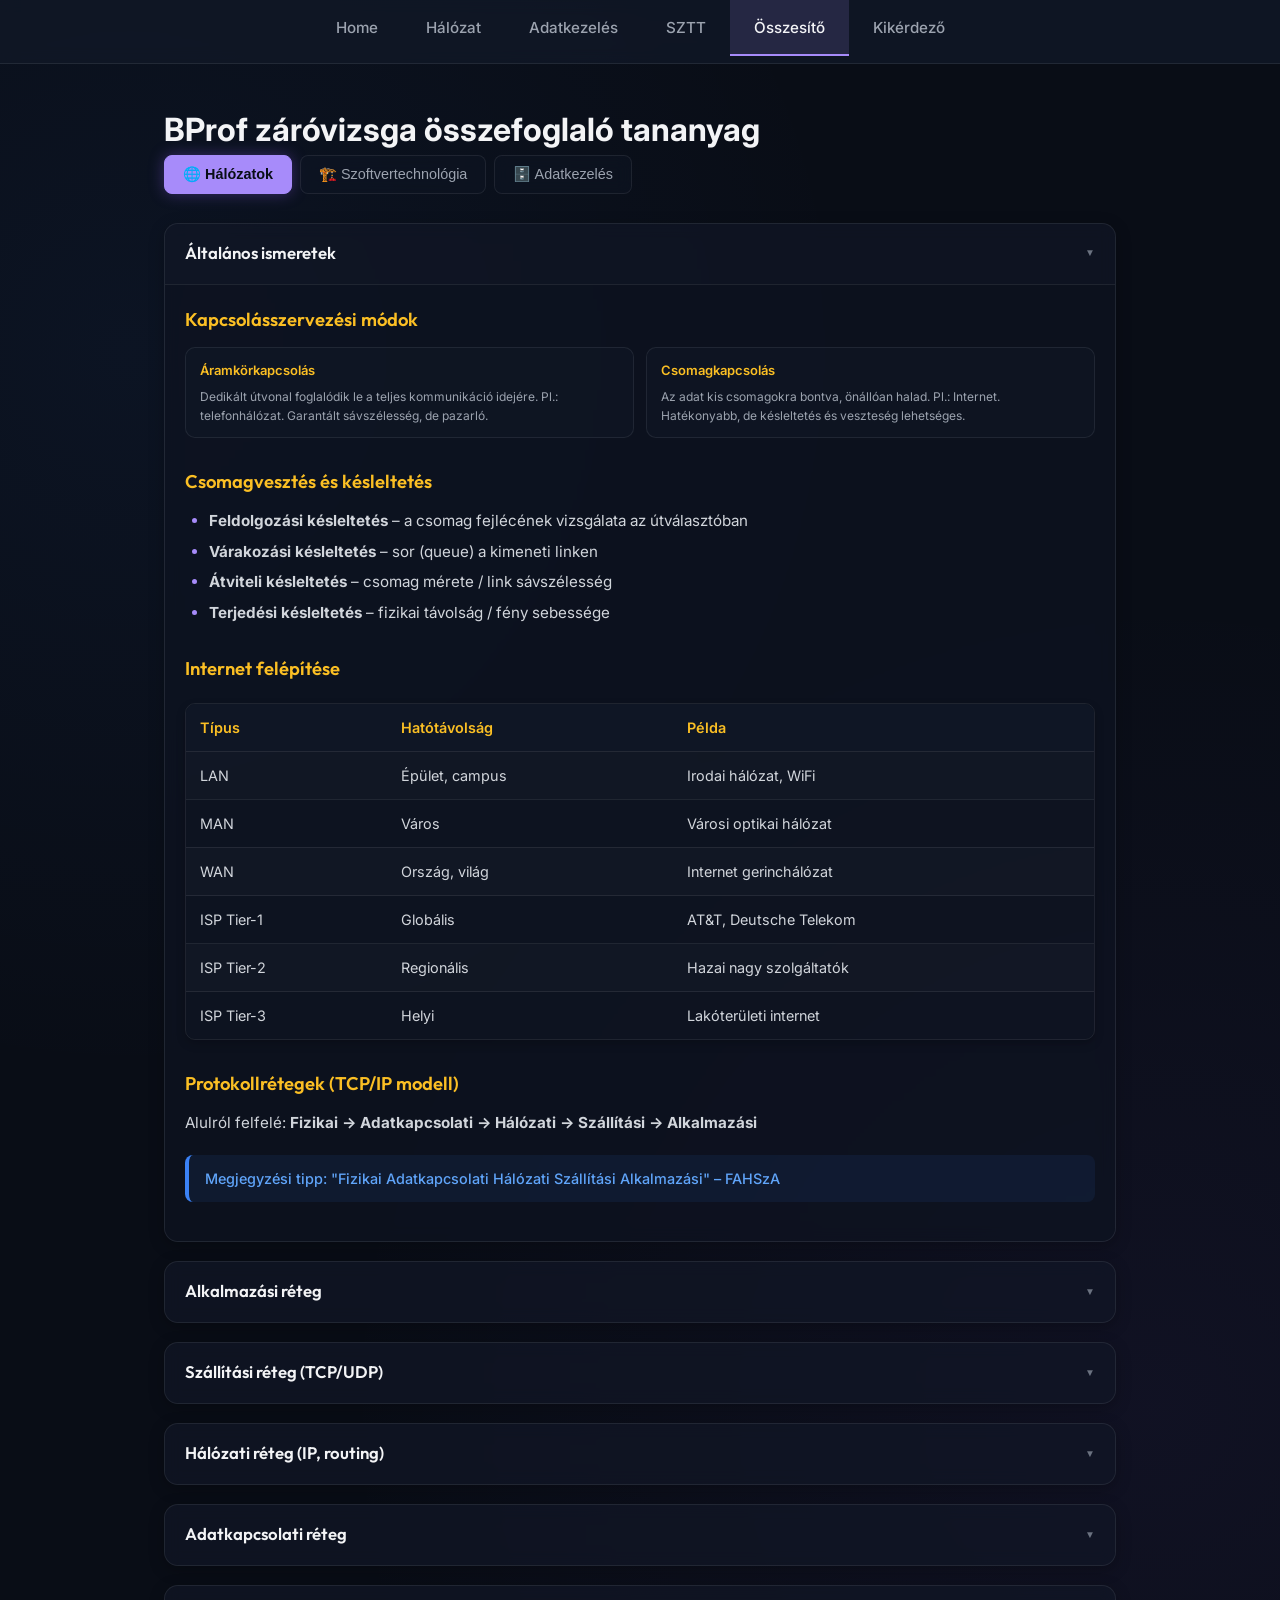
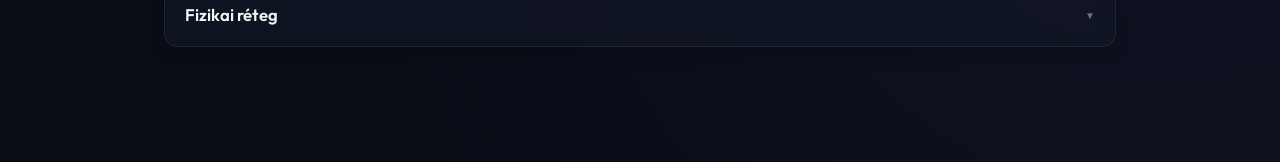
<file: osszesito.html>
<!DOCTYPE html>
<html lang="hu">
<head>
  <meta charset="UTF-8">
  <meta name="viewport" content="width=device-width, initial-scale=1.0">
  <meta name="description" content="Komplex BProf záróvizsga összesítő tananyag és gyorsismétlő. Hálózatok, Szoftvertechnológia és Adatkezelés témakörök egyetlen interaktív lapon." />
  <meta name="keywords" content="BProf, záróvizsga, BME VIK, összesítő, összefoglaló, tananyag, gyorsismétlés, hálózatok, adatkezelés, szoftvertechnológia" />
  <meta name="robots" content="index, follow" />
  <link rel="canonical" href="https://kncskbenedek.github.io/zv-keszules/osszesito.html" />
  <link rel="stylesheet" href="osszesito.css">
  <link rel="stylesheet" href="nav.css">
  <title>Záróvizsga Összesítő Tananyag - BProf Záróvizsga</title>

  <!-- Open Graph / Facebook -->
  <meta property="og:type" content="article" />
  <meta property="og:url" content="https://kncskbenedek.github.io/zv-keszules/osszesito.html" />
  <meta property="og:title" content="Záróvizsga Összesítő Tananyag - BProf Záróvizsga" />
<meta property="og:description" content="Mindent egy helyen összefoglaló, interaktív gyorsáttekintő a hálózatok, adatkezelés és SZTT témakörökből." />
  <meta property="og:image" content="https://kncskbenedek.github.io/zv-keszules/assets/og-image.png" />
  <!-- Structured Data / JSON-LD -->
  <script type="application/ld+json">
  {
    "@context": "https://schema.org",
    "@type": "Course",
    "name": "BProf Záróvizsga Összesítő Tananyag",
    "description": "Záróvizsga felkészítő összefoglaló mindhárom záróvizsga témakörből a BME VIK BProf képzéséhez.",
    "provider": {
      "@type": "Organization",
      "name": "BProf Záróvizsga Portál",
      "sameAs": "https://kncskbenedek.github.io/zv-keszules/"
    }
  }
  </script>
</head>
<body>
  <a class="skip-link" href="#main">Ugrás a tartalomra</a>
  <nav>
      <ul>
        <li><a href="index.html">Home</a></li>
        <li><a href="halozat.html">Hálózat</a></li>
        <li><a href="adatkezeles.html">Adatkezelés</a></li>
        <li><a href="sztt.html">SZTT</a></li>
        <li><a href="osszesito.html">Összesítő</a></li>
        <li><a href="kikerdezo.html">Kikérdező</a></li>
      </ul>
    </nav>
  <div class="wrap" id="main" role="main" tabindex="-1">
<h1>BProf záróvizsga összefoglaló tananyag</h1>

<div class="tabs">
  <button class="tab active" onclick="showPage('halozat')">🌐 Hálózatok</button>
  <button class="tab" onclick="showPage('szofttech')">🏗️ Szoftvertechnológia</button>
  <button class="tab" onclick="showPage('adatkezeles')">🗄️ Adatkezelés</button>
</div>

<div id="halozat" class="page active">

<div class="section">
<h2 class="sec-head" onclick="toggle(this)">Általános ismeretek <span class="chevron">▼</span></h2>
<div class="sec-body open">
  <h3>Kapcsolásszervezési módok</h3>
  <div class="grid2">
    <div class="card-mini"><strong>Áramkörkapcsolás</strong><span>Dedikált útvonal foglalódik le a teljes kommunikáció idejére. Pl.: telefonhálózat. Garantált sávszélesség, de pazarló.</span></div>
    <div class="card-mini"><strong>Csomagkapcsolás</strong><span>Az adat kis csomagokra bontva, önállóan halad. Pl.: Internet. Hatékonyabb, de késleltetés és veszteség lehetséges.</span></div>
  </div>
  <h3>Csomagvesztés és késleltetés</h3>
  <ul>
    <li><strong>Feldolgozási késleltetés</strong> – a csomag fejlécének vizsgálata az útválasztóban</li>
    <li><strong>Várakozási késleltetés</strong> – sor (queue) a kimeneti linken</li>
    <li><strong>Átviteli késleltetés</strong> – csomag mérete / link sávszélesség</li>
    <li><strong>Terjedési késleltetés</strong> – fizikai távolság / fény sebessége</li>
  </ul>
  <h3>Internet felépítése</h3>
  <div class="table-wrap">
  <table>
    <tr><th>Típus</th><th>Hatótávolság</th><th>Példa</th></tr>
    <tr><td>LAN</td><td>Épület, campus</td><td>Irodai hálózat, WiFi</td></tr>
    <tr><td>MAN</td><td>Város</td><td>Városi optikai hálózat</td></tr>
    <tr><td>WAN</td><td>Ország, világ</td><td>Internet gerinchálózat</td></tr>
    <tr><td>ISP Tier-1</td><td>Globális</td><td>AT&T, Deutsche Telekom</td></tr>
    <tr><td>ISP Tier-2</td><td>Regionális</td><td>Hazai nagy szolgáltatók</td></tr>
    <tr><td>ISP Tier-3</td><td>Helyi</td><td>Lakóterületi internet</td></tr>
  </table>
  </div>
  <h3>Protokollrétegek (TCP/IP modell)</h3>
  <p>Alulról felfelé: <strong>Fizikai → Adatkapcsolati → Hálózati → Szállítási → Alkalmazási</strong></p>
  <div class="tip">Megjegyzési tipp: "Fizikai Adatkapcsolati Hálózati Szállítási Alkalmazási" – FAHSzA</div>
</div>
</div>

<div class="section">
<h2 class="sec-head" onclick="toggle(this)">Alkalmazási réteg <span class="chevron">▼</span></h2>
<div class="sec-body">
  <h3>HTTP <span class="badge fontos">Fontos</span></h3>
  <ul>
    <li>Kliens-szerver modell, kérés-válasz alapú</li>
    <li><strong>HTTP/1.0:</strong> minden kéréshez új TCP kapcsolat (nem perzisztens)</li>
    <li><strong>HTTP/1.1:</strong> perzisztens kapcsolat, pipelining</li>
    <li><strong>Metódusok:</strong> GET, POST, PUT, DELETE, HEAD</li>
    <li><strong>Állapotkódok:</strong> 200 OK, 301 Moved, 404 Not Found, 500 Server Error</li>
    <li>Állapotmentes (stateless) – cookie-k kompenzálják</li>
  </ul>
  <h3>FTP</h3>
  <ul>
    <li>Két kapcsolat: <strong>vezérlő (21-es port)</strong> és <strong>adat (20-as port)</strong></li>
    <li>Állapotteljes – tartja nyilván az aktuális könyvtárat, felhasználót</li>
  </ul>
  <h3>E-mail protokollok</h3>
  <div class="table-wrap">
  <table>
    <tr><th>Protokoll</th><th>Feladat</th><th>Port</th></tr>
    <tr><td>SMTP</td><td>Küldés (szerver → szerver)</td><td>25</td></tr>
    <tr><td>POP3</td><td>Letöltés, törlés szerverről</td><td>110</td></tr>
    <tr><td>IMAP</td><td>Szerveren marad, szinkron</td><td>143</td></tr>
  </table>
  </div>
  <h3>DNS <span class="badge fontos">Fontos</span></h3>
  <ul>
    <li>Doménnév → IP cím feloldás</li>
    <li>Hierarchikus, elosztott adatbázis</li>
    <li>Rekord típusok: <code>A</code> (IPv4), <code>AAAA</code> (IPv6), <code>MX</code> (mail), <code>CNAME</code> (alias), <code>NS</code> (névszerver)</li>
    <li>Iteratív és rekurzív lekérdezés</li>
    <li>Gyorsítótárazás (caching) TTL értékkel</li>
  </ul>
  <h3>Socketek</h3>
  <ul>
    <li>Alkalmazás és a hálózat közötti interfész (API)</li>
    <li>Azonosítás: IP cím + port szám</li>
    <li>UDP socket: cím + port elég; TCP socket: forrás+cél IP+port (4-es)</li>
  </ul>
</div>
</div>

<div class="section">
<h2 class="sec-head" onclick="toggle(this)">Szállítási réteg (TCP/UDP) <span class="chevron">▼</span></h2>
<div class="sec-body">
  <h3>UDP vs TCP</h3>
  <div class="table-wrap">
  <table>
    <tr><th>Jellemző</th><th>UDP</th><th>TCP</th></tr>
    <tr><td>Kapcsolat</td><td>Kapcsolat nélküli</td><td>Kapcsolatorientált</td></tr>
    <tr><td>Megbízhatóság</td><td>Nem garantált</td><td>Garantált, sorrendhelyes</td></tr>
    <tr><td>Fejléc mérete</td><td>8 bájt</td><td>20+ bájt</td></tr>
    <tr><td>Sebesség</td><td>Gyors</td><td>Lassabb</td></tr>
    <tr><td>Használat</td><td>DNS, VoIP, streaming</td><td>HTTP, FTP, e-mail</td></tr>
  </table>
  </div>
  <h3>TCP részletesen <span class="badge fontos">Fontos</span></h3>
  <ul>
    <li><strong>Háromfázisú kézfogás (3-way handshake):</strong> SYN → SYN-ACK → ACK</li>
    <li><strong>Nyugtázás (ACK):</strong> kumulatív, a következő várt bájt sorszámát jelzi</li>
    <li><strong>Forgalomszabályzás (flow control):</strong> fogadó ablak (rwnd) – a fogadó puffer szabad helyét jelzi</li>
    <li><strong>Torlódáskezelés (congestion control):</strong> lassú indítás → torlódás elkerülés → gyors visszaállítás</li>
    <li><strong>Kapcsolat bontás:</strong> 4 lépéses FIN-ACK csere</li>
  </ul>
  <h3>Portok besorolása</h3>
  <ul>
    <li><strong>Jól ismert portok:</strong> 0–1023 (HTTP: 80, HTTPS: 443, FTP: 21, SSH: 22, DNS: 53)</li>
    <li><strong>Regisztrált portok:</strong> 1024–49151</li>
    <li><strong>Dinamikus/privát portok:</strong> 49152–65535</li>
  </ul>
  <h3>Nyalábolás és nyalábbontás (Multiplexing/Demultiplexing)</h3>
  <p>Nyalábolás: több alkalmazás adatát egyetlen hálózati kapcsolaton küldjük. Nyalábbontás: a fogadó oldalon portszám alapján szétválasztjuk a csomagokat a megfelelő alkalmazásokhoz.</p>
</div>
</div>

<div class="section">
<h2 class="sec-head" onclick="toggle(this)">Hálózati réteg (IP, routing) <span class="chevron">▼</span></h2>
<div class="sec-body">
  <h3>IPv4 <span class="badge fontos">Fontos</span></h3>
  <ul>
    <li>32 bites cím, ponttal elválasztott 4 oktet (pl. 192.168.1.1)</li>
    <li><strong>Fejléc mezők:</strong> TTL, protokoll, forrás/cél IP, fragmentálás mezők</li>
    <li><strong>Fragmentálás:</strong> ha a csomag nagyobb mint az MTU, feldarabolódik; cél újrarakja össze</li>
  </ul>
  <h3>Alhálózatok és maszkok <span class="badge fontos">Fontos</span></h3>
  <ul>
    <li>Alhálózati maszk jelöli a hálózat részt: <code>/24</code> = 255.255.255.0</li>
    <li><strong>CIDR (osztályfüggetlen):</strong> pl. 192.168.1.0/26 = 64 cím, 62 gép</li>
    <li>Hálózati cím: első cím; Broadcast: utolsó cím</li>
    <li>Hasznos képlet: 2^(32-prefix) = összes cím, −2 = gépek száma</li>
  </ul>
  <div class="warn">VLSM (változó hosszúságú maszk) feladatoknál mindig a legnagyobb alhálózattal kezdj!</div>
  <h3>IPv6</h3>
  <ul>
    <li>128 bites cím, kettősponttal elválasztott 8 × 16 bit hexadecimálisan</li>
    <li>Nincs fragmentálás útválasztóban, nincs checksum, nincs broadcast</li>
    <li>Fejléc egyszerűbb, kiterjesztett fejlécek opciósan</li>
  </ul>
  <h3>DHCP, NAT, ICMP</h3>
  <ul>
    <li><strong>DHCP:</strong> automatikus IP kiosztás (Discover → Offer → Request → ACK)</li>
    <li><strong>NAT:</strong> privát IP-ket egyetlen publikus IP-re fordít; portszámmal különbözteti meg a kapcsolatokat</li>
    <li><strong>ICMP:</strong> hibakezelés és diagnosztika (ping = echo request/reply, traceroute)</li>
  </ul>
  <h3>Routing protokollok <span class="badge fontos">Fontos</span></h3>
  <div class="table-wrap">
  <table>
    <tr><th>Protokoll</th><th>Típus</th><th>Algoritmus</th><th>Metrika</th></tr>
    <tr><td>RIP</td><td>Belső, távolságvektor</td><td>Bellman-Ford</td><td>Ugrásszám (max 15)</td></tr>
    <tr><td>OSPF</td><td>Belső, linkállapot</td><td>Dijkstra</td><td>Sávszélesség alapú cost</td></tr>
    <tr><td>BGP</td><td>Külső (AS-ek között)</td><td>Path-vektor</td><td>Adminisztratív szabály</td></tr>
  </table>
  </div>
  <p><strong>Távolságvektor:</strong> szomszédoktól kap táblát, konvergálás lassú, hurok problémák. <strong>Linkállapot:</strong> teljes topológia ismert, gyorsabb, OSPF area-kra osztható.</p>
</div>
</div>

<div class="section">
<h2 class="sec-head" onclick="toggle(this)">Adatkapcsolati réteg <span class="chevron">▼</span></h2>
<div class="sec-body">
  <h3>Szolgáltatások és ARP</h3>
  <ul>
    <li>Keretezés, hibakezelés (CRC), hozzáférés-vezérlés (MAC)</li>
    <li><strong>MAC cím:</strong> 48 bit, hardverbe égetett, pl. AA:BB:CC:DD:EE:FF</li>
    <li><strong>ARP:</strong> IP cím → MAC cím fordítás; broadcast kérdés, unicast válasz; ARP tábla gyorsítótárazza</li>
  </ul>
  <h3>LAN, STP, VLAN <span class="badge fontos">Fontos</span></h3>
  <ul>
    <li><strong>Switch (kapcsoló):</strong> MAC tábla alapján továbbít; hurok veszély → STP!</li>
    <li><strong>STP (Spanning Tree Protocol):</strong> hurokmentessé teszi a hálózatot; root bridge választás, portok állapota: root, designated, blocked</li>
    <li><strong>VLAN:</strong> logikai szétválasztás egy fizikai hálózaton belül; 802.1Q tag jelöli a keretek VLANját; trunk port viszi több VLAN forgalmát</li>
  </ul>
  <h3>Ethernet és WLAN</h3>
  <ul>
    <li><strong>Ethernet (IEEE 802.3):</strong> CSMA/CD – érzékeli az ütközést, exponenciális visszavárás</li>
    <li><strong>WLAN (IEEE 802.11):</strong> CSMA/CA – ütközés elkerülés (nem érzékelhető vezeték nélkül); RTS/CTS mechanizmus</li>
    <li>Infrastruktúra mód: AP (access point) koordinál; ad-hoc: közvetlen kapcsolat</li>
  </ul>
</div>
</div>

<div class="section">
<h2 class="sec-head" onclick="toggle(this)">Fizikai réteg <span class="chevron">▼</span></h2>
<div class="sec-body">
  <h3>Átviteli közegek</h3>
  <div class="table-wrap">
  <table>
    <tr><th>Típus</th><th>Sávszélesség</th><th>Távolság</th><th>Jellemző</th></tr>
    <tr><td>Sodrott érpár (UTP/STP)</td><td>100 Mbps – 10 Gbps</td><td>100 m</td><td>Cat5e, Cat6; elektromágneses zavar</td></tr>
    <tr><td>Koaxiális kábel</td><td>~1 Gbps</td><td>Néhány km</td><td>Jobb zajorvédelme</td></tr>
    <tr><td>Optikai szál</td><td>Tbps</td><td>Száz km</td><td>Fényjel; egymódusú (SM) és többmódusú (MM)</td></tr>
  </table>
  </div>
  <p>Egymódusú optika: hosszabb táv, vékonyabb mag, drágább. Többmódusú: rövidebb táv, vastagabb mag, LAN-ban.</p>
</div>
</div>

</div><div id="szofttech" class="page">

<div class="section">
<h2 class="sec-head" onclick="toggle(this)">SOLID elvek <span class="chevron">▼</span></h2>
<div class="sec-body open">
  <div class="table-wrap">
  <table>
    <tr><th>Betű</th><th>Elv neve</th><th>Lényege</th></tr>
    <tr><td><strong>S</strong></td><td>Single Responsibility</td><td>Egy osztálynak csak egy oka legyen a változásra. Egy osztály = egy felelősség.</td></tr>
    <tr><td><strong>O</strong></td><td>Open/Closed</td><td>Nyitott bővítésre, zárt módosításra. Új viselkedés hozzáadásakor meglévő kód ne változzon.</td></tr>
    <tr><td><strong>L</strong></td><td>Liskov Substitution</td><td>Az alosztály példánya behelyettesíthető szülőosztály helyére, a viselkedés nem törhet meg.</td></tr>
    <tr><td><strong>I</strong></td><td>Interface Segregation</td><td>Ne kényszererítsük az osztályokat felesleges metódusok implementálására. Kis, specifikus interfészek.</td></tr>
    <tr><td><strong>D</strong></td><td>Dependency Inversion</td><td>Magas szintű modulok ne függjenek alacsony szintűektől. Mindkettő absztrakciótól függjön.</td></tr>
  </table>
  </div>
  <div class="tip">Megjegyzési tipp: "Solid elvek = Sopor Orvos Lázat Igyekszik Diagnoszticálni" (értelmetlen, de fura és ezért ragad)</div>
</div>
</div>

<div class="section">
<h2 class="sec-head" onclick="toggle(this)">UML diagramok <span class="chevron">▼</span></h2>
<div class="sec-body">
  <h3>Osztálydiagram (Class Diagram) <span class="badge fontos">Fontos</span></h3>
  <ul>
    <li>Osztályok, attribútumok, metódusok és kapcsolataik</li>
    <li><strong>Kapcsolat típusok:</strong></li>
  </ul>
  <div class="table-wrap">
  <table>
    <tr><th>Kapcsolat</th><th>Jel</th><th>Magyarázat</th></tr>
    <tr><td>Asszociáció</td><td>→</td><td>Általános kapcsolat osztályok közt</td></tr>
    <tr><td>Aggregáció</td><td>◇→</td><td>"has-a" – rész létezhet önállóan (üres rombusz)</td></tr>
    <tr><td>Kompozíció</td><td>◆→</td><td>"has-a" – rész nem létezhet önállóan (teli rombusz)</td></tr>
    <tr><td>Öröklés</td><td>△→</td><td>"is-a" – szülőosztálytól örököl (üres háromszög)</td></tr>
    <tr><td>Megvalósítás</td><td>△--></td><td>Interfész implementálása (szaggatott + háromszög)</td></tr>
  </table>
  </div>
  <p>Multiplicitás: <code>1</code>, <code>0..1</code>, <code>*</code>, <code>1..*</code>, <code>0..*</code></p>
  <h3>Szekvenciadiagram (Sequence Diagram)</h3>
  <ul>
    <li>Időbeli sorrend: bal → jobb, idő: felülről lefelé</li>
    <li>Életvonal (lifeline): szaggatott vonal</li>
    <li>Aktiváció: téglalap az életvonalon (mikor "aktív" az objektum)</li>
    <li>Üzenetek: szinkron (teli nyíl), aszinkron (nyitott nyíl), visszatérés (szaggatott nyíl)</li>
    <li>Kombinált töredék: <code>alt</code> (ha-különben), <code>loop</code> (ciklus), <code>opt</code> (opcionális)</td>
  </ul>
  <h3>Állapotgép (State Machine)</h3>
  <ul>
    <li>Állapotok, átmenetek, esemény/feltétel/akció</li>
    <li>Kezdőállapot: teli kör; végállapot: dupla kör</li>
    <li>Átmenet jelölése: <code>esemény [feltétel] / akció</code></li>
    <li>Összetett állapot: belső állapotok; párhuzamos régió: szaggatott vonal</li>
  </ul>
</div>
</div>

<div class="section">
<h2 class="sec-head" onclick="toggle(this)">Tervezési minták <span class="badge minta">6 minta</span> <span class="chevron">▼</span></h2>
<div class="sec-body">
  <h3>Template Method <span class="badge alap">Viselkedési</span></h3>
  <p>Az algoritmus vázát az ősosztály definiálja, a részleteket az alosztályok valósítják meg. A "sablon metódus" hívja a primitív metódusokat.</p>
  <p><strong>Mikor:</strong> Van egy általános algoritmusod, de lépéseinek részletei változnak.</p>
  
  <h3>Strategy <span class="badge alap">Viselkedési</span></h3>
  <p>Egy algoritmus-családot definiálunk, mindegyik külön osztályban. Futásidőben cserélhető. A Context tartalmaz egy Strategy referenciát.</p>
  <p><strong>Mikor:</strong> Különböző viselkedéseket szeretnél felváltva használni (pl. különböző rendező algoritmusok).</p>
  <p><strong>Különbség Template Method-tól:</strong> Strategy objektum szintű csere (kompozíció), Template Method öröklés szintű.</p>

  <h3>Singleton <span class="badge alap">Létrehozási</span></h3>
  <p>Biztosítja, hogy egy osztályból csak egy példány létezzen, és globálisan elérhető legyen.</p>
  <p><strong>Megvalósítás:</strong> privát konstruktor, statikus <code>getInstance()</code> metódus.</p>
  <div class="warn">SOLID-dal ellentétes lehet! Tesztelhetőséget rontja, globális állapot.</div>

  <h3>Observer <span class="badge alap">Viselkedési</span></h3>
  <p>Egy-a-többhöz függőség: ha egy objektum (Subject/Observable) állapota változik, minden megfigyelője (Observer) automatikusan értesül.</p>
  <p><strong>Szereplők:</strong> Subject (tartja az Observer listát, notify()), Observer (update() metódus).</p>
  <p><strong>Példa:</strong> UI eseménykezelők, MVC mintában Model → View frissítés.</p>

  <h3>Composite <span class="badge alap">Szerkezeti</span></h3>
  <p>Objektumokat fa struktúrában szervez, az egyedi és összetett elemeket azonos interfészen kezeli.</p>
  <p><strong>Szereplők:</strong> Component (interfész), Leaf (levél, nincs gyermeke), Composite (tartalmaz Componenteket).</p>
  <p><strong>Példa:</strong> fájlrendszer (fájl = Leaf, mappa = Composite), GUI fa.</p>

  <h3>Adapter <span class="badge alap">Szerkezeti</span></h3>
  <p>Inkompatibilis interfészeket tesz együttműködővé. "Illesztő": a kliens elvárja az interfészt, az Adapter fordítja az Adaptee hívásait.</p>
  <p><strong>Példa:</strong> Régi API integrálása új rendszerbe, különböző formátumok konvertálása.</p>
  <div class="tip">Adapter = Stratégia nélkül nem tudsz egy régi könyvtárat új kódba illeszteni.</div>
</div>
</div>

<div class="section">
<h2 class="sec-head" onclick="toggle(this)">Fejlesztési módszertanok <span class="chevron">▼</span></h2>
<div class="sec-body">
  <h3>Vízesés módszertan</h3>
  <ul>
    <li>Szekvenciális fázisok: Követelmény → Tervezés → Implementáció → Tesztelés → Karbantartás</li>
    <li>Minden fázis lezárul, mielőtt a következő kezdődik</li>
    <li>Dokumentumorientált, előre tervezett</li>
    <li><strong>Hátrány:</strong> nehézkes a változáskezelés; hibát csak tesztelésnél fedezünk fel</li>
    <li><strong>Előny:</strong> egyértelmű mérföldkövek, nagy, stabil követelményű projektekhez jó</li>
  </ul>
  <h3>Agilis fejlesztés</h3>
  <ul>
    <li>Iteratív, inkrementális fejlesztés</li>
    <li>Agilis kiáltvány 4 értéke: egyének > folyamatok; működő szoftver > dokumentáció; együttműködés > szerződés; változásra reagálás > terv követése</li>
    <li>Rövid iterációk, folyamatos visszajelzés</li>
  </ul>
  <h3>Scrum <span class="badge fontos">Fontos</span></h3>
  <div class="table-wrap">
  <table>
    <tr><th>Elem</th><th>Leírás</th></tr>
    <tr><td>Sprint</td><td>1–4 hetes iteráció, fix cél, nem változik közben</td></tr>
    <tr><td>Product Backlog</td><td>Összes igény prioritásos listája (Product Owner kezeli)</td></tr>
    <tr><td>Sprint Backlog</td><td>Sprintre kiválasztott feladatok</td></tr>
    <tr><td>Daily Scrum</td><td>Napi 15 perces stand-up: mit csináltam, mit fogok, mi akadályoz</td></tr>
    <tr><td>Sprint Review</td><td>Sprint végén bemutató az érdekelteknek</td></tr>
    <tr><td>Sprint Retrospective</td><td>Csapat önvizsgálata: mi ment jól/rosszul</td></tr>
    <tr><td>Product Owner</td><td>Üzleti igényeket képviseli, backlogot kezeli</td></tr>
    <tr><td>Scrum Master</td><td>Folyamatot facilitálja, akadályokat hárít el</td></tr>
    <tr><td>Development Team</td><td>Önszervező, cross-funkcionális csapat</td></tr>
  </table>
  </div>
</div>
</div>

</div><div id="adatkezeles" class="page">

<div class="section">
<h2 class="sec-head" onclick="toggle(this)">ER-modellezés <span class="chevron">▼</span></h2>
<div class="sec-body open">
  <h3>Alapfogalmak</h3>
  <ul>
    <li><strong>Entitás:</strong> valós világ objektuma (pl. Hallgató, Tantárgy)</li>
    <li><strong>Attribútum:</strong> entitás jellemzője; lehet egyszerű, összetett, többértékű, levezetett</li>
    <li><strong>Kulcsattribútum:</strong> egyedi azonosító (aláhúzva jelöljük)</li>
    <li><strong>Kapcsolat (Relationship):</strong> entitások közötti viszony</li>
  </ul>
  <h3>Kapcsolatok számossága</h3>
  <div class="table-wrap">
  <table>
    <tr><th>Típus</th><th>Jelölés</th><th>Példa</th></tr>
    <tr><td>1:1</td><td>Egy-az-egyhez</td><td>Személy – Útlevél</td></tr>
    <tr><td>1:N</td><td>Egy-a-többhöz</td><td>Tanár – Tantárgy</td></tr>
    <tr><td>M:N</td><td>Több-a-többhöz</td><td>Hallgató – Tantárgy</td></tr>
  </table>
  </div>
  <h3>Gyenge entitás</h3>
  <p>Nem rendelkezik saját kulcsattribútummal, más entitástól függ (kettős kerettel jelöljük). Részkulccsal + tulajdonos kulcsával azonosítható.</p>
</div>
</div>

<div class="section">
<h2 class="sec-head" onclick="toggle(this)">ER → Relációs leképezés <span class="chevron">▼</span></h2>
<div class="sec-body">
  <ul>
    <li><strong>Erős entitás:</strong> → saját tábla, kulcsattribútum lesz elsődleges kulcs</li>
    <li><strong>1:N kapcsolat:</strong> → N oldalon idegen kulcs a kapcsolathoz</li>
    <li><strong>M:N kapcsolat:</strong> → külön kapcsolótábla, mindkét entitás kulcsával</li>
    <li><strong>1:1 kapcsolat:</strong> → valamelyik oldalon idegen kulcs (kötelező részvétel oldala preferált)</li>
    <li><strong>Gyenge entitás:</strong> → tábla, kulcsa = részkulcs + tulajdonos PK (összetett PK)</li>
    <li><strong>Többértékű attribútum:</strong> → külön tábla az értékeknek</li>
  </ul>
</div>
</div>

<div class="section">
<h2 class="sec-head" onclick="toggle(this)">Relációalgebra <span class="chevron">▼</span></h2>
<div class="sec-body">
  <div class="table-wrap">
  <table>
    <tr><th>Művelet</th><th>Jelölés</th><th>Jelentés</th></tr>
    <tr><td>Szelekció</td><td>σ feltétel(R)</td><td>Sorok szűrése feltétel szerint</td></tr>
    <tr><td>Vetítés</td><td>π attribútumok(R)</td><td>Oszlopok kiválasztása</td></tr>
    <tr><td>Unió</td><td>R ∪ S</td><td>Mindkét reláció sorai (azonos séma!)</td></tr>
    <tr><td>Különbség</td><td>R − S</td><td>R-ben van, S-ben nincs</td></tr>
    <tr><td>Descartes-szorzat</td><td>R × S</td><td>Minden sor minden sorral</td></tr>
    <tr><td>Természetes illesztés</td><td>R ⋈ S</td><td>Egyező nevű oszlopokon join</td></tr>
    <tr><td>Théta-illesztés</td><td>R ⋈θ S</td><td>Join feltétellel</td></tr>
    <tr><td>Metszet</td><td>R ∩ S</td><td>Mindkettőben szereplő sorok</td></tr>
  </table>
  </div>
</div>
</div>

<div class="section">
<h2 class="sec-head" onclick="toggle(this)">SQL lekérdezések <span class="badge fontos">Fontos</span> <span class="chevron">▼</span></h2>
<div class="sec-body">
  <h3>SELECT szerkezete</h3>
  <p>Végrehajtási sorrend (≠ írási sorrend):</p>
  <p><code>FROM</code> → <code>WHERE</code> → <code>GROUP BY</code> → <code>HAVING</code> → <code>SELECT</code> → <code>ORDER BY</code></p>
  <h3>Aggregátum függvények</h3>
  <div class="table-wrap">
  <table>
    <tr><th>Függvény</th><th>Leírás</th></tr>
    <tr><td>COUNT(*)</td><td>Sorok száma (NULL-okat is számol)</td></tr>
    <tr><td>COUNT(oszlop)</td><td>Nem-NULL értékek száma</td></tr>
    <tr><td>SUM(oszlop)</td><td>Összeg</td></tr>
    <tr><td>AVG(oszlop)</td><td>Átlag</td></tr>
    <tr><td>MIN / MAX</td><td>Minimum / maximum</td></tr>
  </table>
  </div>
  <h3>WHERE vs HAVING</h3>
  <ul>
    <li><strong>WHERE:</strong> egyedi sorokra szűr (GROUP BY előtt, aggregátum NEM használható)</li>
    <li><strong>HAVING:</strong> csoportokra szűr (GROUP BY után, aggregátum HASZNÁLHATÓ)</li>
  </ul>
  <div class="tip">Ha aggregátum függvény van a szűrőben → HAVING. Különben → WHERE.</div>
  <h3>JOIN típusok</h3>
  <ul>
    <li><strong>INNER JOIN:</strong> csak az egyező sorok</li>
    <li><strong>LEFT JOIN:</strong> bal tábla összes sora + egyező jobb oldaliak (hiányzó = NULL)</li>
    <li><strong>RIGHT JOIN:</strong> jobb tábla összes sora</li>
    <li><strong>FULL OUTER JOIN:</strong> mindkét tábla minden sora</li>
  </ul>
</div>
</div>

</div></div>
<script src="app.js"></script>
</body>
</html>
</file>
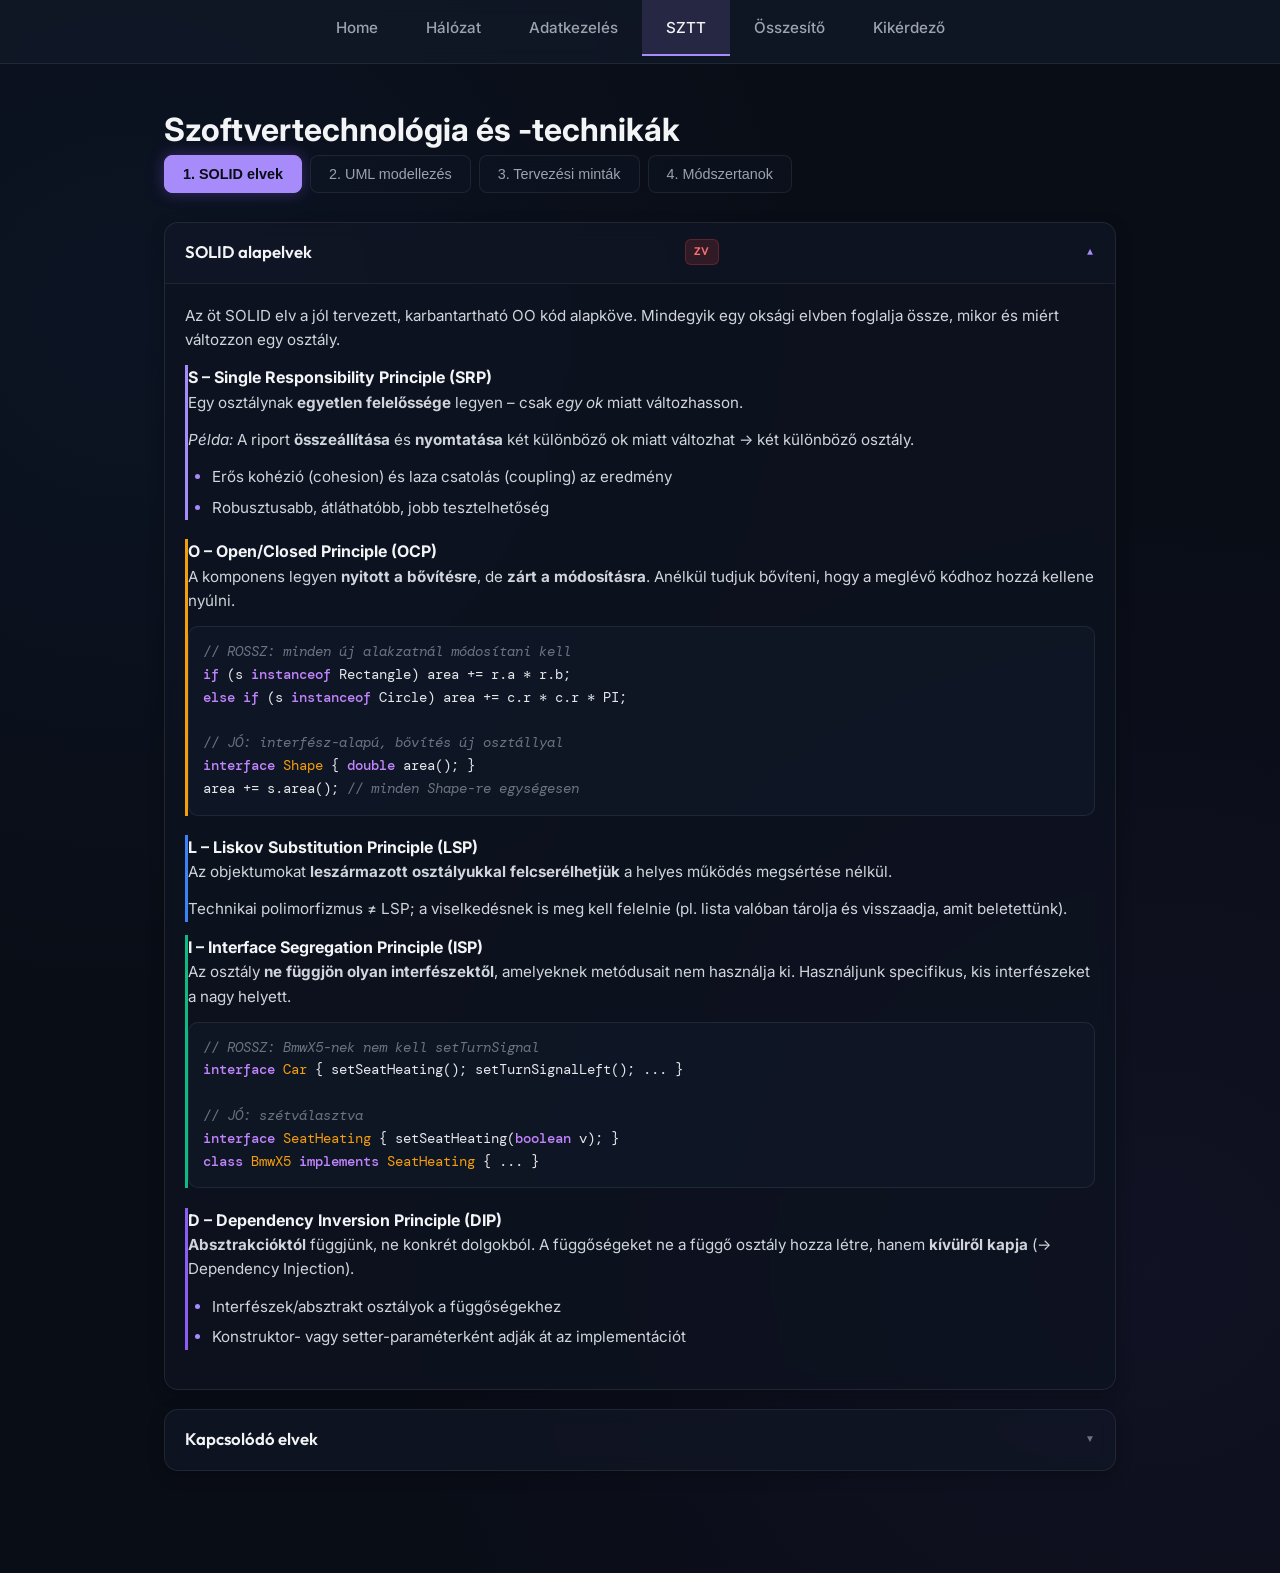
<file: sztt.html>
<!DOCTYPE html>
<html lang="hu">
<head>
<meta charset="UTF-8">
<meta name="viewport" content="width=device-width, initial-scale=1.0">
<meta name="description" content="Szoftvertechnológia és -technikák (SZTT) záróvizsga felkészítő jegyzet. SOLID alapelvek (SRP, OCP, LSP, ISP, DIP), UML modellezés és GoF tervezési minták részletesen." />
<meta name="keywords" content="SZTT, szoftvertechnológia, BProf, záróvizsga, BME VIK, SOLID, UML, tervezési minták, agilis, Scrum, vízesés" />
<meta name="robots" content="index, follow" />
<link rel="canonical" href="https://kncskbenedek.github.io/zv-keszules/sztt.html" />
<link rel="stylesheet" href="sztt.css">
<link rel="stylesheet" href="nav.css">
<title>Szoftvertechnológia Felkészítő Jegyzet - BProf Záróvizsga</title>

<!-- Open Graph / Facebook -->
<meta property="og:type" content="article" />
<meta property="og:url" content="https://kncskbenedek.github.io/zv-keszules/sztt.html" />
<meta property="og:title" content="Szoftvertechnológia Felkészítő Jegyzet - BProf Záróvizsga" />
<meta property="og:description" content="Részletes összefoglaló a SOLID elvekről, tervezési mintákról (Strategy, Observer, Composite, stb.) és fejlesztési módszertanokról." />
<meta property="og:image" content="https://kncskbenedek.github.io/zv-keszules/assets/og-image.png" />
<!-- Structured Data / JSON-LD -->
<script type="application/ld+json">
{
  "@context": "https://schema.org",
  "@type": "Course",
  "name": "Szoftvertechnológia és -technikák",
  "description": "Záróvizsga felkészítő összefoglaló a BME VIK BProf szoftvertechnológia tematikájához.",
  "provider": {
    "@type": "Organization",
    "name": "BProf Záróvizsga Portál",
    "sameAs": "https://kncskbenedek.github.io/zv-keszules/"
  }
}
</script>
</head>
<body>
  <a class="skip-link" href="#main">Ugrás a tartalomra</a>

  <nav>
    <ul>
      <li><a href="index.html">Home</a></li>
      <li><a href="halozat.html">Hálózat</a></li>
      <li><a href="adatkezeles.html">Adatkezelés</a></li>
      <li><a href="sztt.html">SZTT</a></li>
      <li><a href="osszesito.html">Összesítő</a></li>
      <li><a href="kikerdezo.html">Kikérdező</a></li>
    </ul>
  </nav>

  <div class="wrap" id="main" role="main" tabindex="-1">
    <h1>Szoftvertechnológia és -technikák</h1>

    <div class="tabs">
      <button class="tab active" onclick="showPage('solid')">1. SOLID elvek</button>
      <button class="tab" onclick="showPage('uml')">2. UML modellezés</button>
      <button class="tab" onclick="showPage('mintak')">3. Tervezési minták</button>
      <button class="tab" onclick="showPage('modszertanok')">4. Módszertanok</button>
    </div>

    <!-- ================= 1. SOLID ================= -->
    <div id="solid" class="page active">
      <div class="section">
        <h2 class="sec-head" onclick="toggle(this)">SOLID alapelvek <span class="badge k">ZV</span> <span class="chevron open">▼</span></h2>
        <div class="sec-body open">
          <p>Az öt SOLID elv a jól tervezett, karbantartható OO kód alapköve. Mindegyik egy oksági elvben foglalja össze, mikor és miért változzon egy osztály.</p>

          <div class="card card-accent">
            <h4>S – Single Responsibility Principle (SRP)</h4>
            <p>Egy osztálynak <strong>egyetlen felelőssége</strong> legyen – csak <em>egy ok</em> miatt változhasson.</p>
            <p><em>Példa:</em> A riport <strong>összeállítása</strong> és <strong>nyomtatása</strong> két különböző ok miatt változhat → két különböző osztály.</p>
            <ul>
              <li>Erős kohézió (cohesion) és laza csatolás (coupling) az eredmény</li>
              <li>Robusztusabb, átláthatóbb, jobb tesztelhetőség</li>
            </ul>
          </div>

          <div class="card card-orange">
            <h4>O – Open/Closed Principle (OCP)</h4>
            <p>A komponens legyen <strong>nyitott a bővítésre</strong>, de <strong>zárt a módosításra</strong>. Anélkül tudjuk bővíteni, hogy a meglévő kódhoz hozzá kellene nyúlni.</p>
            <pre><code><span class="cm">// ROSSZ: minden új alakzatnál módosítani kell</span>
<span class="kw">if</span> (s <span class="kw">instanceof</span> Rectangle) area += r.a * r.b;
<span class="kw">else if</span> (s <span class="kw">instanceof</span> Circle) area += c.r * c.r * PI;

<span class="cm">// JÓ: interfész-alapú, bővítés új osztállyal</span>
<span class="kw">interface</span> <span class="cls">Shape</span> { <span class="kw">double</span> area(); }
area += s.area(); <span class="cm">// minden Shape-re egységesen</span></code></pre>
          </div>

          <div class="card card-blue">
            <h4>L – Liskov Substitution Principle (LSP)</h4>
            <p>Az objektumokat <strong>leszármazott osztályukkal felcserélhetjük</strong> a helyes működés megsértése nélkül.</p>
            <p>Technikai polimorfizmus ≠ LSP; a viselkedésnek is meg kell felelnie (pl. lista valóban tárolja és visszaadja, amit beletettünk).</p>
          </div>

          <div class="card card-green">
            <h4>I – Interface Segregation Principle (ISP)</h4>
            <p>Az osztály <strong>ne függjön olyan interfészektől</strong>, amelyeknek metódusait nem használja ki. Használjunk specifikus, kis interfészeket a nagy helyett.</p>
            <pre><code><span class="cm">// ROSSZ: BmwX5-nek nem kell setTurnSignal</span>
<span class="kw">interface</span> <span class="cls">Car</span> { setSeatHeating(); setTurnSignalLeft(); ... }

<span class="cm">// JÓ: szétválasztva</span>
<span class="kw">interface</span> <span class="cls">SeatHeating</span> { setSeatHeating(<span class="kw">boolean</span> v); }
<span class="kw">class</span> <span class="cls">BmwX5</span> <span class="kw">implements</span> <span class="cls">SeatHeating</span> { ... }</code></pre>
          </div>

          <div class="card card-purple">
            <h4>D – Dependency Inversion Principle (DIP)</h4>
            <p><strong>Absztrakcióktól</strong> függjünk, ne konkrét dolgokból. A függőségeket ne a függő osztály hozza létre, hanem <strong>kívülről kapja</strong> (→ Dependency Injection).</p>
            <ul>
              <li>Interfészek/absztrakt osztályok a függőségekhez</li>
              <li>Konstruktor- vagy setter-paraméterként adják át az implementációt</li>
            </ul>
          </div>
        </div>
      </div>

      <div class="section">
        <h2 class="sec-head" onclick="toggle(this)">Kapcsolódó elvek <span class="chevron">▼</span></h2>
        <div class="sec-body">
          <div class="grid-3">
            <div class="card">
              <h4>KISS</h4>
              <p style="color:var(--text-muted);font-size:.85rem">Keep it simple stupid – feleslegesen ne bonyolítsuk a kódot.</p>
            </div>
            <div class="card">
              <h4>YAGNI</h4>
              <p style="color:var(--text-muted);font-size:.85rem">You aren't gonna need it – amíg nem biztos, hogy kell, ne fejlesszük ki.</p>
            </div>
            <div class="card">
              <h4>DRY</h4>
              <p style="color:var(--text-muted);font-size:.85rem">Don't repeat yourself – minden feladatot egyszer, egy helyen oldjunk meg.</p>
            </div>
          </div>
        </div>
      </div>
    </div>

    <!-- ================= 2. UML MODELLEZÉS ================= -->
    <div id="uml" class="page">
      <div class="section">
        <h2 class="sec-head" onclick="toggle(this)">UML áttekintés <span class="badge i">def</span> <span class="chevron open">▼</span></h2>
        <div class="sec-body open">
          <p><strong>Unified Modeling Language (UML 2.5.1)</strong> – szabványos, általános modellező nyelv szoftverrendszerek dokumentálásához és tervezéséhez. <em>Nem oldja meg a problémát, csak segít leírni.</em></p>

          <div class="grid-2">
            <div>
              <h3>Struktúradiagramok</h3>
              <ul>
                <li><strong>Osztálydiagram</strong> – osztályok, tagváltozók, kapcsolatok</li>
                <li>Komponensdiagram</li>
                <li>Telepítési diagram</li>
                <li>Objektumdiagram</li>
                <li>Csomagdiagram</li>
              </ul>
            </div>
            <div>
              <h3>Viselkedésdiagramok</h3>
              <ul>
                <li><strong>Állapotgép</strong> – állapotok, átmenetek</li>
                <li><strong>Szekvenciadiagram</strong> – interakciók sorrendje</li>
                <li>Aktivitásdiagram – munkafolyamat</li>
                <li>Használati eset diagram</li>
                <li>Kommunikációs diagram</li>
              </ul>
            </div>
          </div>

          <div class="highlight">
            <strong>Vizsgán kiemelten fontos:</strong> Osztálydiagram, Szekvenciadiagram, Állapotgép (State Machine)
          </div>
        </div>
      </div>

      <div class="section">
        <h2 class="sec-head" onclick="toggle(this)">Osztálydiagram <span class="badge k">ZV</span> <span class="chevron">▼</span></h2>
        <div class="sec-body">
          <p>A leggyakrabban használt UML diagram. OOP-alapú rendszerek struktúráját írja le: osztályok, tagváltozók, metódusok, kapcsolatok. Programozási nyelvtől független.</p>

          <h3>Osztályok szintaxisa</h3>

          <div class="card">
            <table>
              <thead>
                <tr><th>Elem</th><th>Szintaxis</th><th>Példa</th></tr>
              </thead>
              <tbody>
                <tr><td>Tagváltozó</td><td><code>[láthatóság] [név]: [típus][mult] [=érték]</code></td><td><code>- balance: int = 0</code></td></tr>
                <tr><td>Metódus/Művelet</td><td><code>[láthatóság] [név]([params])[: visszatérés]</code></td><td><code>+ withdraw(amount: int): bool</code></td></tr>
                <tr><td>Statikus tag</td><td>aláhúzással jelölve</td><td><code><u>- maxId: int</u></code></td></tr>
                <tr><td>Absztrakt</td><td>dőlt betűvel jelölve</td><td><em>+ calculate(): double</em></td></tr>
              </tbody>
            </table>
          </div>

          <h3>Láthatósági jelölések</h3>
          <div style="display:flex; gap: 0.5rem; flex-wrap: wrap; margin-bottom:1rem">
            <span class="pill pill-green"><code>+</code> public</span>
            <span class="pill pill-red"><code>-</code> private</span>
            <span class="pill pill-orange"><code>#</code> protected</span>
            <span class="pill pill-blue"><code>~</code> package</span>
          </div>

          <h3>Multiplicitás</h3>
          <div style="display:flex; gap: 0.5rem; flex-wrap: wrap; margin-bottom:1rem">
            <span class="pill pill-yellow"><code>1</code> vagy <code>1..1</code></span>
            <span class="pill pill-yellow"><code>0..1</code> opcionális</span>
            <span class="pill pill-yellow"><code>0..*</code> vagy <code>*</code> lista</span>
            <span class="pill pill-yellow"><code>n..m</code> tartomány</span>
          </div>

          <h3>Kapcsolattípusok</h3>

          <div class="card">
            <table>
              <thead>
                <tr><th>Kapcsolat</th><th>Jelölés</th><th>Szemantika</th><th>Kódban</th></tr>
              </thead>
              <tbody>
                <tr>
                  <td><strong>Asszociáció</strong></td>
                  <td>folytonos vonal</td>
                  <td>Általános kapcsolat, (részben) navigálható</td>
                  <td>tagváltozó</td>
                </tr>
                <tr>
                  <td><strong>Általánosítás / Öröklés</strong></td>
                  <td>üres háromszög nyíl az ős felé</td>
                  <td>IS-A, leszármazott kibővíti az őst</td>
                  <td><code>extends</code></td>
                </tr>
                <tr>
                  <td><strong>Interfész megvalósítás</strong></td>
                  <td>szaggatott vonal üres háromszöggel</td>
                  <td>IS-A, interfész implementálása</td>
                  <td><code>implements</code></td>
                </tr>
                <tr>
                  <td><strong>Kompozíció</strong></td>
                  <td>teli rombusz a tartalmazónál</td>
                  <td>HAS-A kizárólagos; törléskor a tartalmazott is törlődik</td>
                  <td>tagváltozó</td>
                </tr>
                <tr>
                  <td><strong>Aggregáció</strong></td>
                  <td>üres rombusz a tartalmazónál</td>
                  <td>HAS-A megosztott; egységek életciklusa független</td>
                  <td>tagváltozó</td>
                </tr>
                <tr>
                  <td><strong>Függőség</strong></td>
                  <td>szaggatott nyíl</td>
                  <td>Laza, ideiglenes kapcsolat</td>
                  <td><code>import</code> / helyi példány</td>
                </tr>
              </tbody>
            </table>
          </div>

          <div class="highlight">
            <strong>IS-A vs HAS-A emlékeztető:</strong>
            Öröklés/interfész = IS-A (általánosítás, közös funkcionalitás, Liskov-felcserélhetőség).
            Kompozíció = kizárólagos HAS-A (tartalmazó nélkül nem létezik a tartalmazott).
            Aggregáció = megosztott HAS-A (más is „tartalmazza").
            Asszociáció = sem tartalmazás, sem öröklés.
          </div>

          <h3>Egyéb elemek</h3>
          <div class="grid-2">
            <div class="card">
              <h4>Enumeráció &lt;&lt;enumeration&gt;&gt;</h4>
              <p>Felsorolt típus rögzített értékkészlettel (pl. <code>AKTIV | INAKTIV | VARAKSZO</code>).</p>
            </div>
            <div class="card">
              <h4>Sztereotípiák &lt;&lt;stereotype&gt;&gt;</h4>
              <p>Meglévő elem jelentésének kiterjesztése. Pl. <code>&lt;&lt;interface&gt;&gt;</code>, <code>&lt;&lt;enumeration&gt;&gt;</code>, <code>&lt;&lt;use&gt;&gt;</code> (dependency-nél).</p>
            </div>
          </div>
        </div>
      </div>

      <div class="section">
        <h2 class="sec-head" onclick="toggle(this)">Szekvenciadiagram <span class="badge k">ZV</span> <span class="chevron">▼</span></h2>
        <div class="sec-body">
          <p>Az objektumok közötti <strong>üzenetek sorrendjére</strong> fókuszál. Egy konkrét lefutást ábrázol. Rendszer- és metódusszinten egyaránt alkalmazható.</p>

          <h3>Alapfogalmak</h3>

          <div class="grid-2">
            <div class="card">
              <h4>Életvonal (Lifeline)</h4>
              <p>Szintaxis: <code>[név]: [típus]</code></p>
              <p>Nem osztályok, hanem <strong>példányok</strong> szerepelnek. Az idő fentről lefelé telik.</p>
            </div>
            <div class="card">
              <h4>Futási specifikáció</h4>
              <p>Téglalap az életvonalon – jelzi, hogy az objektum éppen aktív (metódus fut rajta).</p>
            </div>
          </div>

          <h3>Üzenettípusok</h3>
          <div class="card">
            <table>
              <thead>
                <tr><th>Típus</th><th>Jelölés</th><th>Jellemző</th></tr>
              </thead>
              <tbody>
                <tr><td><strong>Szinkron hívás</strong></td><td>teli nyílhegy →</td><td>Blokkolja a hívót, van visszatérési értéke (szaggatott nyíl visszafelé)</td></tr>
                <tr><td><strong>Aszinkron hívás</strong></td><td>nyitott nyílhegy →</td><td>Nem blokkolja a hívót, nincs kötelező visszatérési érték</td></tr>
                <tr><td><strong>Belső hívás</strong></td><td>önmagára mutat</td><td>Az objektum saját metódusát hívja</td></tr>
                <tr><td><strong>Létrehozás</strong></td><td><code>&lt;&lt;create&gt;&gt;</code> sztereotípiával</td><td>Konstruktor – az életvonal később kezdődik</td></tr>
                <tr><td><strong>Megsemmisítés</strong></td><td>X az életvonal végén</td><td>Destruktor – az életvonal véget ér</td></tr>
              </tbody>
            </table>
          </div>

          <h3>Kombinált részletek (Combined Fragments)</h3>

          <div class="grid-2">
            <div class="card card-blue">
              <h4><code>alt</code> – Alternatív</h4>
              <p>If-else jellegű elágazás. Feltételek <code>[ ]</code> zárójelben jelölve. Minden feltétel legfeljebb egyszer fut.</p>
            </div>
            <div class="card card-green">
              <h4><code>loop</code> – Ciklus</h4>
              <p>Elöltesztelős ciklus feltétel szerint. <code>[min, max]</code> megadható a keretben.</p>
            </div>
            <div class="card card-orange">
              <h4><code>opt</code> – Opcionális</h4>
              <p>Else ág nélküli if. A blokk csak a feltétel teljesülésekor fut.</p>
            </div>
            <div class="card card-purple">
              <h4><code>par</code> – Párhuzamos</h4>
              <p>Párhuzamosan végrehajtandó utasítások. Részei bármilyen sorrendben végrehajthatók.</p>
            </div>
          </div>
        </div>
      </div>

      <div class="section">
        <h2 class="sec-head" onclick="toggle(this)">Állapotgép (State Machine) <span class="badge k">ZV</span> <span class="chevron">▼</span></h2>
        <div class="sec-body">
          <p>Objektum-orientált, eseményvezérelt „véges automata". Fókusz: <strong>a rendszer állapotai</strong> és <strong>az állapotátmenetek feltételei</strong>.</p>

          <div class="grid-2">
            <div>
              <h3>Alapelemek</h3>
              <div class="card">
                <table>
                  <thead><tr><th>Elem</th><th>Jelölés</th></tr></thead>
                  <tbody>
                    <tr><td>Kezdő állapot</td><td>Teli kör (●)</td></tr>
                    <tr><td>Állapot</td><td>Lekerekített téglalap</td></tr>
                    <tr><td>Végső állapot</td><td>Teli kör körrel (◎)</td></tr>
                    <tr><td>Terminálás</td><td>X – azonnal vége, akciók nélkül</td></tr>
                    <tr><td>Átmenet</td><td>Nyíl állapotok között</td></tr>
                  </tbody>
                </table>
              </div>
            </div>
            <div>
              <h3>Átmenet felépítése</h3>
              <div class="card">
                <p style="font-family:'DM Mono',monospace; font-size:0.85rem; color:var(--accent); margin-bottom:0.75rem">trigger [őrfeltétel] / akció</p>
                <ul style="font-size:0.87rem">
                  <li><strong>Trigger:</strong> az átmenet oka (esemény, kódban: külső metódushívás)</li>
                  <li><strong>Őrfeltétel:</strong> <code>[ ]</code> zárójelben; triggerek finomhangolása</li>
                  <li><strong>Akció:</strong> az átmenet során végrehajtandó kód (belső függvényhívás)</li>
                </ul>
              </div>
            </div>
          </div>

          <h3>Összetett állapotok és speciális elemek</h3>

          <div class="pattern-grid">
            <div class="pattern-card">
              <div class="pattern-type" style="color:var(--accent)">Összetett állapot</div>
              <h4>Composite State</h4>
              <p>Más állapotokat tartalmaz belül. Belépési (entry) és kilépési (exit) akciók futnak be-/kilépéskor.</p>
            </div>
            <div class="pattern-card">
              <div class="pattern-type" style="color:var(--blue)">Régió</div>
              <h4>Ortogonális régiók</h4>
              <p>Összetett állapot párhuzamos részekre bontva (fork/join). Mindkét régió párhuzamosan aktív.</p>
            </div>
            <div class="pattern-card">
              <div class="pattern-type" style="color:var(--accent3)">Történet</div>
              <h4>Shallow (H) / Deep (H*)</h4>
              <p>Visszatéréskor visszaállítja a korábbi belső állapotot. Shallow: egy szint. Deep: bármilyen mélység.</p>
            </div>
            <div class="pattern-card">
              <div class="pattern-type" style="color:var(--purple)">Alállapotgép</div>
              <h4>Submachine State</h4>
              <p>Hivatkozás egy másik összetett állapotra. Újrafelhasználás lehetősége.</p>
            </div>
            <div class="pattern-card">
              <div class="pattern-type" style="color:var(--accent2)">Elágazás / Egyesítés</div>
              <h4>Fork / Join</h4>
              <p>Fork: egyszerre több állapot aktiválódik. Join: megvárja az összes részállapotot.</p>
            </div>
            <div class="pattern-card">
              <div class="pattern-type" style="color:var(--text-muted)">Be-/kilépési pont</div>
              <h4>Entry / Exit Point</h4>
              <p>Nevesített be- és kilépési pontok összetett állapoton. Különböző forgatókönyvekhez.</p>
            </div>
          </div>

          <h3>Mikor melyiket?</h3>
          <div class="card">
            <table>
              <thead><tr><th>Diagram</th><th>Mire jó?</th></tr></thead>
              <tbody>
                <tr><td>Szekvenciadiagram</td><td>Metódushívások, üzenetek tényleges időbelisége</td></tr>
                <tr><td>Aktivitásdiagram</td><td>Munkafolyamat; vezérlési folyam fontosabb az állapotnál</td></tr>
                <tr><td>Állapotgép</td><td>Eseményvezérelt állapotátmenetek</td></tr>
              </tbody>
            </table>
          </div>
        </div>
      </div>
    </div>

    <!-- ================= 3. TERVEZÉSI MINTÁK ================= -->
    <div id="mintak" class="page">
      <div class="section">
        <h2 class="sec-head" onclick="toggle(this)">Tervezési minták kategóriái <span class="chevron open">▼</span></h2>
        <div class="sec-body open">
          <p>A <strong>GoF (Gang of Four)</strong> könyv 23 mintát katalogizált. Célok: könnyen változtatható/kiterjeszthető kód, újrafelhasználhatóság, unit tesztelhetőség.</p>

          <div class="grid-3">
            <div class="card card-yellow" style="border-left: 3px solid var(--accent)">
              <h4>Létrehozási</h4>
              <p style="font-size:.85rem;color:var(--text-muted)">Factory Method, Abstract Factory, <strong>Singleton</strong>, Builder, Prototype</p>
            </div>
            <div class="card card-blue">
              <h4>Strukturális</h4>
              <p style="font-size:.85rem;color:var(--text-muted)"><strong>Adapter</strong>, <strong>Composite</strong>, Façade, Proxy, Bridge, Decorator</p>
            </div>
            <div class="card card-green">
              <h4>Viselkedési</h4>
              <p style="font-size:.85rem;color:var(--text-muted)"><strong>Template Method</strong>, <strong>Strategy</strong>, <strong>Observer</strong>, Command, Memento, …</p>
            </div>
          </div>
        </div>
      </div>

      <div class="section">
        <h2 class="sec-head" onclick="toggle(this)">Template Method (Sablonmetódus) <span class="badge k">ZV</span> <span class="chevron">▼</span></h2>
        <div class="sec-body">
          <p><strong>Cél:</strong> Algoritmusvázat definiál, a lépések implementálását a leszármazottra bízza. Az ős <code>Run()</code> metódusa hívja a virtuális/absztrakt lépéseket.</p>
          <div class="grid-2">
            <div>
              <h4>Osztálydiagram (egyszerűsített)</h4>
              <pre><code><span class="kw">abstract class</span> <span class="cls">DataProcessorBase</span> {
  <span class="kw">public void</span> Run() {
    InitCompression();
    <span class="kw">while</span> (data != null) {
      CompressData(data);
      <span class="kw">if</span> (IsCancelled()) <span class="kw">return</span>;
    }
    CloseCompression();
  }
  <span class="kw">protected abstract void</span> InitCompression();
  <span class="kw">protected abstract byte</span>[] CompressData(<span class="kw">byte</span>[] d);
  <span class="kw">protected virtual bool</span> IsCancelled() => <span class="kw">false</span>;
}
<span class="kw">class</span> <span class="cls">ZipDataProcessor</span> : <span class="cls">DataProcessorBase</span> {
  <span class="kw">protected override void</span> InitCompression() { ... }
  <span class="cm">// ...többi override</span>
}</code></pre>
            </div>
            <div>
              <h4>Mikor jó? Mikor nem?</h4>
              <div class="compare">
                <div class="compare-col">
                  <h4 style="color:var(--accent3)">✓ Előnyök</h4>
                  <ul style="font-size:.85rem">
                    <li>Kódduplikáció elkerülése (DRY)</li>
                    <li>Könnyen új viselkedés</li>
                    <li>Keretrendszerekben gyakori</li>
                  </ul>
                </div>
                <div class="compare-col">
                  <h4 style="color:var(--red)">✗ Hátrányok</h4>
                  <ul style="font-size:.85rem">
                    <li>Futás közben nem cserélhető viselkedés</li>
                    <li>Sok aspektusnál kombinatorikus robbanás</li>
                  </ul>
                </div>
              </div>
            </div>
          </div>
        </div>
      </div>

      <div class="section">
        <h2 class="sec-head" onclick="toggle(this)">Strategy (Stratégia) <span class="badge k">ZV</span> <span class="chevron">▼</span></h2>
        <div class="sec-body">
          <p><strong>Cél:</strong> Algoritmusok egy csoportján belül az egyes algoritmusokat egységbe zárja és <strong>egymással kicserélhetővé</strong> teszi. A kliens csak az interfészt látja.</p>
          <pre><code><span class="kw">interface</span> <span class="cls">ICompressionStrategy</span> {
  <span class="kw">void</span> InitCompression();
  <span class="kw">byte</span>[] CompressData(<span class="kw">byte</span>[] data);
  <span class="kw">void</span> CloseCompression();
}
<span class="kw">class</span> <span class="cls">DataProcessor</span> {
  <span class="cls">ICompressionStrategy</span> compressionStrategy;
  <span class="cls">ICancellationStrategy</span> cancellationStrategy;
  <span class="cm">// konstruktorban kapja meg (Dependency Injection!)</span>
}</code></pre>
          <div class="compare">
            <div class="compare-col">
              <h4 style="color:var(--accent3)">✓ Előnyök</h4>
              <ul style="font-size:.85rem">
                <li>Futás közben cserélhető viselkedés</li>
                <li>Több aspektusnál nincs kombinatorikus robbanás</li>
                <li>Unit tesztelhetőség (dummy strategy)</li>
              </ul>
            </div>
            <div class="compare-col">
              <h4 style="color:var(--red)">vs Template Method</h4>
              <ul style="font-size:.85rem">
                <li>Strategy: delegál más osztályoknak → rugalmasabb</li>
                <li>Template Method: leszármazottra bíz → egyszerűbb</li>
              </ul>
            </div>
          </div>
        </div>
      </div>

      <div class="section">
        <h2 class="sec-head" onclick="toggle(this)">Singleton (Egyke) <span class="badge k">ZV</span> <span class="chevron">▼</span></h2>
        <div class="sec-body">
          <p><strong>Cél:</strong> Biztosítja, hogy egy osztályból <strong>csak egy példány</strong> létezzen, és ehhez globális hozzáférést biztosít.</p>
          <pre><code><span class="kw">class</span> <span class="cls">WindowManager</span> {
  <span class="kw">private static</span> <span class="cls">WindowManager</span> instance;
  <span class="kw">private</span> WindowManager() { } <span class="cm">// védett konstruktor</span>
  <span class="kw">public static</span> <span class="cls">WindowManager</span> GetInstance() {
    <span class="kw">if</span> (instance == <span class="kw">null</span>)
      instance = <span class="kw">new</span> <span class="cls">WindowManager</span>();
    <span class="kw">return</span> instance;
  }
}</code></pre>
          <p style="color:var(--red);font-size:.85rem">⚠ Sokszor antipattern! Unit tesztelhetőséget rontja. Dependency Injection általában jobb megoldás.</p>
        </div>
      </div>

      <div class="section">
        <h2 class="sec-head" onclick="toggle(this)">Observer (Megfigyelő) <span class="badge k">ZV</span> <span class="chevron">▼</span></h2>
        <div class="sec-body">
          <p><strong>Cél:</strong> Egy objektum (subject) értesítést küld más objektumoknak (observer) az állapotának változásairól – <strong>anélkül, hogy a konkrét típusuktól függne</strong>.</p>
          <div class="grid-2">
            <div>
              <h4>Szereplők</h4>
              <ul style="font-size:.87rem">
                <li><strong>Subject:</strong> tárolja az observereket, értesíti őket (<code>Notify()</code>)</li>
                <li><strong>Observer:</strong> interfész az <code>Update()</code> metódussal</li>
                <li><strong>ConcreteSubject:</strong> az érdemi állapotot tárolja</li>
                <li><strong>ConcreteObserver:</strong> hivatkozás a subject-re; <code>Update()</code>-ban lekérdezi az állapotot</li>
              </ul>
            </div>
            <div>
              <h4>Szekvencia vázlata</h4>
              <pre style="font-size:.75rem"><code>doc  →  Attach(view1)
doc  →  Attach(view2)
—
valaki → doc.SetData(x)
doc  →  Notify()
doc  →  view1.Update()
view1→  doc.GetData()
doc  →  view2.Update()
view2→  doc.GetData()</code></pre>
            </div>
          </div>
          <p style="margin-top:.75rem;font-size:.85rem">Előny: könnyen bővíthető új observerekkel; Subject nem függ a konkrét observer típusoktól. A .NET <code>event</code> ennek egy speciális megjelenése.</p>
        </div>
      </div>

      <div class="section">
        <h2 class="sec-head" onclick="toggle(this)">Composite (Összetett) <span class="badge k">ZV</span> <span class="chevron">▼</span></h2>
        <div class="sec-body">
          <p><strong>Cél:</strong> Rész-egész viszonyú objektumokat fastruktúrába rendez. A kliens az egyszerű és összetett objektumokat <strong>egységesen kezeli</strong>.</p>
          <pre><code><span class="kw">interface</span> <span class="cls">Graphics</span> { <span class="kw">void</span> Draw(); }
<span class="kw">class</span> <span class="cls">Line</span> : <span class="cls">Graphics</span> { <span class="kw">void</span> Draw() { ... } }  <span class="cm">// Leaf</span>
<span class="kw">class</span> <span class="cls">Panel</span> : <span class="cls">Graphics</span> {                          <span class="cm">// Composite</span>
  List&lt;<span class="cls">Graphics</span>&gt; children;
  <span class="kw">void</span> Draw() { <span class="kw">foreach</span> (g in children) g.Draw(); }
  <span class="kw">void</span> Add(<span class="cls">Graphics</span> g)  { children.Add(g); }
}</code></pre>
          <p style="font-size:.85rem">Mikor: objektumok rész-egész viszonya + a kliens egységesen akarja kezelni az elemi és összetett objektumokat.</p>
        </div>
      </div>

      <div class="section">
        <h2 class="sec-head" onclick="toggle(this)">Adapter (Illesztő) <span class="badge k">ZV</span> <span class="chevron">▼</span></h2>
        <div class="sec-body">
          <p><strong>Cél:</strong> Egy osztály interfészét olyan interfésszé konvertálja, amilyent a kliens vár – lehetővé téve inkompatibilis interfészek együttműködését.</p>
          <div class="grid-2">
            <div>
              <h4>Object Adapter (preferált)</h4>
              <pre style="font-size:.76rem"><code><span class="kw">class</span> <span class="cls">EditableTextShape</span> : <span class="cls">Shape</span> {
  <span class="cls">TextBox</span> textBox; \/\/ becsomagolt Adaptee
  <span class="kw">override</span> Rect GetBoundingBox() {
    <span class="kw">return</span> textBox.GetExtent(); \/\/ delegál
  }
}</code></pre>
            </div>
            <div>
              <h4>Class Adapter</h4>
              <p style="font-size:.85rem">Leszármaztatással; Java/C# esetén Target csak interfész lehet (nincs többszörös öröklés). Kevésbé rugalmas.</p>
            </div>
          </div>
        </div>
      </div>
    </div>

    <!-- ================= 4. MÓDSZERTANOK ================= -->
    <div id="modszertanok" class="page">
      <div class="section">
        <h2 class="sec-head" onclick="toggle(this)">Vízesés modell (Waterfall) <span class="badge k">ZV</span> <span class="chevron open">▼</span></h2>
        <div class="sec-body open">
          <p>Az elmúlt 50+ év legelterjedtebb modellje. <strong>Lineáris</strong> – az egyes fázisok egymás után következnek, egy fázis lezárása után lép a következőbe.</p>

          <div style="display:flex; gap: 0.5rem; flex-wrap: wrap; align-items:center; margin: 1rem 0; font-family:'DM Mono',monospace; font-size:.8rem">
            <span class="pill pill-yellow">1. Követelmény specifikáció</span>
            <span style="color:var(--text-dim)">→</span>
            <span class="pill pill-yellow">2. Szoftvertervezés</span>
            <span style="color:var(--text-dim)">→</span>
            <span class="pill pill-yellow">3. Megvalósítás &amp; integráció</span>
            <span style="color:var(--text-dim)">→</span>
            <span class="pill pill-yellow">4. Tesztelés</span>
            <span style="color:var(--text-dim)">→</span>
            <span class="pill pill-yellow">5. Telepítés &amp; karbantartás</span>
          </div>

          <div class="compare">
            <div class="compare-col">
              <h4 style="color:var(--accent3)">✓ Előnyök</h4>
              <ul style="font-size:.85rem">
                <li>Egyszerű, könnyen betartható</li>
                <li>Változások dokumentumokon követhetők</li>
                <li>Megrendelő nem szükséges folyamatosan</li>
                <li>Projekt fejlődése könnyen mérhető</li>
                <li>Hamar megtalált hibák olcsóbbak</li>
              </ul>
            </div>
            <div class="compare-col">
              <h4 style="color:var(--red)">✗ Hátrányok</h4>
              <ul style="font-size:.85rem">
                <li>„Követelmények nem változnak" – nem realisztikus</li>
                <li>Nincs visszajelzés az elkészültig</li>
                <li>Papíron létező spec-et az ügyfél félreérti</li>
                <li>Változások drágák (újratervezés)</li>
                <li>Integráció egyetlen nagy feladat a végén</li>
              </ul>
            </div>
          </div>

          <div class="highlight" style="margin-top:1rem">
            <strong>Mikor érdemes?</strong> Fix követelmények, ismert technológiák, törvényi határidők, fix projekt alapú megállapodás, megrendelő csak mérföldköveknél van jelen.
          </div>
        </div>
      </div>

      <div class="section">
        <h2 class="sec-head" onclick="toggle(this)">Agilis fejlesztés – alapelvek <span class="badge k">ZV</span> <span class="chevron">▼</span></h2>
        <div class="sec-body">
          <p>Az agilis kiáltvány (2001) négy értéke és 12 alapelve. Közös vonás: <strong>iteratív, inkrementális</strong> fejlesztés, folyamatos visszacsatolás, változásokhoz való alkalmazkodás.</p>
          <div class="grid-2">
            <div>
              <h4>Agilis alapelvek (kiemeltek)</h4>
              <ul style="font-size:.85rem">
                <li>Működő szoftver a legjobb haladásmérő</li>
                <li>Változó követelményeket akár késői stádiumban is elfogadják</li>
                <li>Rövid szállítási ciklusok (hetek)</li>
                <li>Üzleti és fejlesztők napi együttműködése</li>
                <li>Önszervező csapatok</li>
                <li>Rendszeres visszatekintés (retrospective)</li>
              </ul>
            </div>
            <div>
              <h4>Terv alapú vs Agilis</h4>
              <table style="font-size:.82rem">
                <thead><tr><th>Szempont</th><th>Terv alapú</th><th>Agilis</th></tr></thead>
                <tbody>
                  <tr><td>Tervezés</td><td>Előre teljes</td><td>Inkrementális</td></tr>
                  <tr><td>Változások</td><td>Drágák</td><td>Befogadottak</td></tr>
                  <tr><td>Dokumentáció</td><td>Részletes</td><td>Minimális</td></tr>
                  <tr><td>Megrendelő</td><td>Mérföldköveknél</td><td>Folyamatosan</td></tr>
                </tbody>
              </table>
            </div>
          </div>
        </div>
      </div>

      <div class="section">
        <h2 class="sec-head" onclick="toggle(this)">Scrum <span class="badge k">ZV</span> <span class="chevron">▼</span></h2>
        <div class="sec-body">
          <p>A legelterjedtebb agilis keretrendszer. Iteratív-inkrementális, önszervező csapatokra épül. Alapegysége a <strong>Sprint</strong> (2–4 hét).</p>

          <h3>Szerepkörök</h3>
          <div class="grid-3">
            <div class="card card-accent">
              <h4>Product Owner</h4>
              <p style="font-size:.85rem">A termék vízióját képviseli. Karbantartja és priorizálja a <strong>Product Backlog</strong>-ot. Felelős a ROI-ért.</p>
            </div>
            <div class="card card-orange">
              <h4>Scrum Master</h4>
              <p style="font-size:.85rem">A Scrum folyamatért felelős. Elhárítja az akadályokat (impediment). Nem projektvezető – szolgáló vezető.</p>
            </div>
            <div class="card card-blue">
              <h4>Development Team</h4>
              <p style="font-size:.85rem">Önszervező, keresztfunkcionális csapat (5–9 fő). Ők tervezik és szállítják a Potentially Shippable Increment-et.</p>
            </div>
          </div>

          <h3>Artifaktok</h3>
          <div class="grid-3">
            <div class="card">
              <h4>Product Backlog</h4>
              <p style="font-size:.85rem">Prioritás szerint rendezett lista az összes szükséges funkcióról (user story-k). A Product Owner kezeli.</p>
            </div>
            <div class="card">
              <h4>Sprint Backlog</h4>
              <p style="font-size:.85rem">A Sprint Planning-en kiválasztott item-ek + terv a megvalósításhoz. A csapat kezeli.</p>
            </div>
            <div class="card">
              <h4>Potentially Shippable Increment</h4>
              <p style="font-size:.85rem">Minden Sprint végén leszállított, kész, átadható terméknövekmény. „Done" definíció kell hozzá.</p>
            </div>
          </div>

          <h3>Események (Ceremonies)</h3>
          <div class="card">
            <table>
              <thead>
                <tr><th>Esemény</th><th>Mikor</th><th>Cél</th><th>Résztvevők</th></tr>
              </thead>
              <tbody>
                <tr>
                  <td><strong>Release Planning</strong></td>
                  <td>Release előtt</td>
                  <td>Magas szintű terv több sprintre</td>
                  <td>PO, SM, Team</td>
                </tr>
                <tr>
                  <td><strong>Sprint Planning</strong></td>
                  <td>Sprint elején</td>
                  <td>Sprint cél + Sprint Backlog összeállítása</td>
                  <td>Teljes csapat</td>
                </tr>
                <tr>
                  <td><strong>Daily Scrum</strong></td>
                  <td>Naponta, max 15 perc</td>
                  <td>Szinkronizáció: mit csináltam, mit fogok, mi akadályoz?</td>
                  <td>Dev Team (+ SM)</td>
                </tr>
                <tr>
                  <td><strong>Sprint Review</strong></td>
                  <td>Sprint végén</td>
                  <td>Az elkészült increment bemutatása, visszacsatolás</td>
                  <td>Teljes csapat + stakeholders</td>
                </tr>
                <tr>
                  <td><strong>Sprint Retrospective</strong></td>
                  <td>Review után</td>
                  <td>Folyamat javítása: mi ment jól, mi nem, hogyan javítsunk?</td>
                  <td>Teljes csapat</td>
                </tr>
              </tbody>
            </table>
          </div>

          <h3>Sprint folyamata</h3>
          <div class="highlight">
            <strong>Product Backlog</strong> → <em>Sprint Planning</em> → <strong>Sprint Backlog</strong> → <em>2–4 hetes Sprint (Daily Scrum naponta)</em> → <strong>Potentially Shippable Increment</strong> → <em>Sprint Review + Retrospective</em> → <em>következő Sprint</em>
          </div>

          <h3>Vízesés vs Scrum – összehasonlítás</h3>
          <div class="compare">
            <div class="compare-col">
              <h4 style="color:var(--blue)">Vízesés</h4>
              <ul style="font-size:.85rem">
                <li>Lineáris, egymás utáni fázisok</li>
                <li>Teljes terv az elején</li>
                <li>Szállítás a projekt végén</li>
                <li>Megrendelő nem folyamatos</li>
                <li>Változás drága és nehézkes</li>
                <li>Fix határidős projektekhez</li>
              </ul>
            </div>
            <div class="compare-col">
              <h4 style="color:var(--accent3)">Scrum</h4>
              <ul style="font-size:.85rem">
                <li>Iteratív sprintek</li>
                <li>Inkrementális tervezés</li>
                <li>Szállítás minden Sprint végén</li>
                <li>Megrendelő (PO) folyamatosan jelen</li>
                <li>Változás természetes, befogadott</li>
                <li>Változó/bizonytalan követelményekhez</li>
              </ul>
            </div>
          </div>
        </div>
      </div>

      <div class="section">
        <h2 class="sec-head" onclick="toggle(this)">Vizsgán tudnivaló – gyors összefoglalás <span class="badge k">ZV</span> <span class="chevron">▼</span></h2>
        <div class="sec-body">
          <div class="card card-accent">
            <table>
              <thead><tr><th>Téma</th><th>Legfontosabb pontok</th></tr></thead>
              <tbody>
                <tr><td><strong>SOLID</strong></td><td>Mind az 5 elv neve, rövid definíciója és egy-egy példa</td></tr>
                <tr><td><strong>UML típusok</strong></td><td>Struktúra vs viselkedés; melyik diagramtípus mire jó</td></tr>
                <tr><td><strong>Osztálydiagram</strong></td><td>Tagváltozó/metódus szintaxis, láthatóságok, 6 kapcsolattípus és szemantikájuk</td></tr>
                <tr><td><strong>Szekvenciadiagram</strong></td><td>Életvonal, üzenettípusok, 4 combined fragment (alt/loop/opt/par)</td></tr>
                <tr><td><strong>Állapotgép</strong></td><td>Állapot, átmenet (trigger/guard/action), összetett állapot, régiók, history</td></tr>
                <tr><td><strong>Template Method</strong></td><td>Algoritmusvázat ős adja, leszármazott felülírja a lépéseket</td></tr>
                <tr><td><strong>Strategy</strong></td><td>Interfész mögé zárt algoritmus, futás közben cserélhető, DI-vel kombinálva</td></tr>
                <tr><td><strong>Singleton</strong></td><td>Privát ctor + statikus GetInstance + antipattern veszély</td></tr>
                <tr><td><strong>Observer</strong></td><td>Subject–Observer kapcsolat, Notify/Update séma, Document-View architektúra</td></tr>
                <tr><td><strong>Composite</strong></td><td>Levél + összetett egységes interfészen, fa struktúra</td></tr>
                <tr><td><strong>Adapter</strong></td><td>Inkompatibilis interfész konverzió, Object vs Class Adapter</td></tr>
                <tr><td><strong>Vízesés</strong></td><td>5 fázis sorrendben, előnyök/hátrányok, mikor érdemes</td></tr>
                <tr><td><strong>Agilis / Scrum</strong></td><td>Sprint, 3 szerepkör (PO/SM/Team), 3 artifakt, 5 ceremony, Daily Scrum kérdései</td></tr>
              </tbody>
            </table>
          </div>
        </div>
      </div>
    </div>

  </div>

  <script src="app.js"></script>
</body>
</html>
</file>
<file: nav.css>
nav ul {
  list-style-type: none;
  margin: 0;
  padding: 0;
  overflow: hidden;
  background-color: rgba(17, 24, 39, 0.8) !important;
  backdrop-filter: blur(8px);
  border-bottom: 1px solid rgba(255, 255, 255, 0.08);
  display: flex;
  justify-content: center;
}

nav ul li {
  float: none; /* remove float left to allow centering */
}

nav ul li a {
  display: block;
  color: #9ca3af;
  font-family: 'Inter', sans-serif;
  font-weight: 500;
  text-align: center;
  padding: 16px 24px;
  text-decoration: none;
  transition: all 0.2s ease;
  font-size: 0.95rem;
}

nav ul li a:hover {
  background-color: rgba(255, 255, 255, 0.05) !important;
  color: #f3f4f6 !important;
}

/* Active page indicator (set by app.js) */
nav ul li a.active,
nav ul li a[aria-current="page"] {
  color: #f3f4f6 !important;
  background-color: rgba(167, 139, 250, 0.15) !important;
  box-shadow: inset 0 -2px 0 #a78bfa;
}

/* ---- Shared accessibility helpers (loaded on every page) ---- */

/* Visually-hidden, but available to screen readers */
.sr-only {
  position: absolute !important;
  width: 1px;
  height: 1px;
  padding: 0;
  margin: -1px;
  overflow: hidden;
  clip: rect(0, 0, 0, 0);
  white-space: nowrap;
  border: 0;
}

/* Skip-to-content link: off-screen until focused */
.skip-link {
  position: absolute;
  left: 8px;
  top: -56px;
  z-index: 1000;
  background: #a78bfa;
  color: #090d16;
  padding: 10px 16px;
  border-radius: 8px;
  font-family: 'Inter', sans-serif;
  font-weight: 600;
  text-decoration: none;
  transition: top 0.15s ease;
}

.skip-link:focus {
  top: 8px;
}

/* Visible keyboard focus for interactive elements */
a:focus-visible,
button:focus-visible,
.tab:focus-visible,
.sec-head:focus-visible,
[tabindex]:focus-visible {
  outline: 2px solid #a78bfa;
  outline-offset: 2px;
  border-radius: 4px;
}

/* Respect users who prefer reduced motion */
@media (prefers-reduced-motion: reduce) {
  *,
  *::before,
  *::after {
    animation-duration: 0.001ms !important;
    animation-iteration-count: 1 !important;
    transition-duration: 0.001ms !important;
    scroll-behavior: auto !important;
  }
}
</file>
<file: index.css>
@import url('https://fonts.googleapis.com/css2?family=DM+Serif+Display:ital@0;1&family=Inter:wght@300;400;500;600;700&family=Outfit:wght@400;500;600;700&display=swap');

:root {
  --bg: #090d16;
  --surface: rgba(17, 24, 39, 0.7);
  --border: rgba(255, 255, 255, 0.08);
  --text: #f3f4f6;
  --text-muted: #9ca3af;
  
  /* Accent Colors */
  --network: #3b82f6;
  --database: #10b981;
  --software: #f59e0b;
  --summary: #8b5cf6;
  --warn: #ef4444;
}

* {
  box-sizing: border-box;
  margin: 0;
  padding: 0;
}

body {
  font-family: 'Inter', sans-serif;
  background-color: var(--bg);
  background-image: 
    radial-gradient(circle at 10% 20%, rgba(59, 130, 246, 0.08) 0%, transparent 40%),
    radial-gradient(circle at 90% 80%, rgba(139, 92, 246, 0.08) 0%, transparent 45%);
  color: var(--text);
  min-height: 100vh;
  display: flex;
  flex-direction: column;
  line-height: 1.5;
}

/* Customizing the standard navigation bar to match the dark premium look */
nav ul {
  list-style-type: none;
  margin: 0;
  padding: 0;
  overflow: hidden;
  background-color: rgba(17, 24, 39, 0.8) !important;
  backdrop-filter: blur(8px);
  border-bottom: 1px solid var(--border);
  display: flex;
  justify-content: center;
}

nav ul li a {
  display: block;
  color: var(--text-muted);
  font-weight: 500;
  text-align: center;
  padding: 18px 24px;
  text-decoration: none;
  transition: all 0.2s ease;
  font-size: 0.95rem;
}

nav ul li a:hover {
  background-color: rgba(255, 255, 255, 0.05) !important;
  color: var(--text) !important;
}

/* Page wrapper */
.container {
  max-width: 1100px;
  margin: 0 auto;
  padding: 3rem 1.5rem 6rem;
  width: 100%;
}

/* Hero Section */
.hero {
  text-align: center;
  margin-bottom: 3rem;
  animation: fadeIn 0.8s ease-out;
}

.hero-badge {
  display: inline-block;
  font-family: 'Outfit', sans-serif;
  font-size: 0.75rem;
  font-weight: 600;
  text-transform: uppercase;
  letter-spacing: 0.1em;
  background: linear-gradient(135deg, rgba(59, 130, 246, 0.15), rgba(139, 92, 246, 0.15));
  border: 1px solid rgba(139, 92, 246, 0.3);
  color: #a78bfa;
  padding: 6px 14px;
  border-radius: 20px;
  margin-bottom: 1rem;
}

.hero h1 {
  font-family: 'Outfit', sans-serif;
  font-size: 2.8rem;
  font-weight: 700;
  letter-spacing: -0.02em;
  background: linear-gradient(135deg, #ffffff 40%, #a78bfa 100%);
  -webkit-background-clip: text;
  -webkit-text-fill-color: transparent;
  margin-bottom: 0.75rem;
}

.hero p {
  color: var(--text-muted);
  font-size: 1.1rem;
  max-width: 600px;
  margin: 0 auto;
}

/* WARNING / DISCLAIMER CARD */
.disclaimer-card {
  background: linear-gradient(135deg, rgba(245, 158, 11, 0.06), rgba(239, 68, 68, 0.06));
  border: 1px solid rgba(245, 158, 11, 0.25);
  border-radius: 16px;
  padding: 2rem;
  margin-bottom: 4rem;
  position: relative;
  overflow: hidden;
  box-shadow: 0 10px 30px -10px rgba(0, 0, 0, 0.5);
  animation: slideUp 0.8s ease-out;
}

.disclaimer-card::before {
  content: '';
  position: absolute;
  top: 0;
  left: 0;
  width: 4px;
  height: 100%;
  background: linear-gradient(to bottom, #f59e0b, #ef4444);
}

.disclaimer-content {
  display: flex;
  gap: 1.5rem;
  align-items: flex-start;
}

.disclaimer-icon-wrapper {
  background: rgba(245, 158, 11, 0.1);
  border: 1px solid rgba(245, 158, 11, 0.2);
  color: #f59e0b;
  width: 48px;
  height: 48px;
  border-radius: 12px;
  display: flex;
  align-items: center;
  justify-content: center;
  flex-shrink: 0;
  font-size: 1.5rem;
}

.disclaimer-text h2 {
  font-family: 'Outfit', sans-serif;
  font-size: 1.25rem;
  font-weight: 600;
  color: #f59e0b;
  margin-bottom: 0.5rem;
  display: flex;
  align-items: center;
}

.disclaimer-text p {
  color: #d1d5db;
  font-size: 0.95rem;
  line-height: 1.6;
}

.disclaimer-text .ai-tag {
  display: inline-block;
  margin-top: 0.75rem;
  font-size: 0.8rem;
  color: #93c5fd;
  background: rgba(59, 130, 246, 0.15);
  padding: 2px 8px;
  border-radius: 4px;
  border: 1px solid rgba(59, 130, 246, 0.2);
  font-weight: 500;
}

/* GRID OF CARDS */
.grid {
  display: grid;
  grid-template-columns: repeat(auto-fit, minmax(240px, 1fr));
  gap: 1.5rem;
  animation: slideUp2 1s ease-out;
}

.topic-card {
  background-color: var(--surface);
  backdrop-filter: blur(12px);
  border: 1px solid var(--border);
  border-radius: 18px;
  padding: 2rem;
  text-decoration: none;
  color: var(--text);
  display: flex;
  flex-direction: column;
  justify-content: space-between;
  min-height: 250px;
  transition: all 0.3s cubic-bezier(0.4, 0, 0.2, 1);
  position: relative;
  box-shadow: 0 4px 20px -5px rgba(0, 0, 0, 0.3);
}

.topic-card::after {
  content: '';
  position: absolute;
  inset: 0;
  border-radius: 18px;
  padding: 1px;
  background: linear-gradient(135deg, rgba(255,255,255,0.1) 0%, transparent 100%);
  -webkit-mask: linear-gradient(#fff 0 0) content-box, linear-gradient(#fff 0 0);
  -webkit-mask-composite: xor;
          mask-composite: exclude;
  pointer-events: none;
}

.topic-card:hover {
  transform: translateY(-6px);
  box-shadow: 0 20px 40px -10px rgba(0, 0, 0, 0.5);
  border-color: rgba(255, 255, 255, 0.15);
}

/* Card Specific Colors */
.topic-card.network:hover {
  background-color: rgba(59, 130, 246, 0.05);
}
.topic-card.database:hover {
  background-color: rgba(16, 185, 129, 0.05);
}
.topic-card.software:hover {
  background-color: rgba(245, 158, 11, 0.05);
}
.topic-card.summary:hover {
  background-color: rgba(139, 92, 246, 0.05);
}

.card-top {
  display: flex;
  justify-content: space-between;
  align-items: flex-start;
  margin-bottom: 1.5rem;
}

.card-icon {
  width: 48px;
  height: 48px;
  border-radius: 12px;
  display: flex;
  align-items: center;
  justify-content: center;
  font-size: 1.5rem;
}

.network .card-icon {
  background: rgba(59, 130, 246, 0.1);
  color: var(--network);
}
.database .card-icon {
  background: rgba(16, 185, 129, 0.1);
  color: var(--database);
}
.software .card-icon {
  background: rgba(245, 158, 11, 0.1);
  color: var(--software);
}
.summary .card-icon {
  background: rgba(139, 92, 246, 0.1);
  color: var(--summary);
}

.card-arrow {
  color: var(--text-muted);
  font-size: 1.2rem;
  transition: transform 0.2s ease;
}

.topic-card:hover .card-arrow {
  transform: translateX(4px);
  color: var(--text);
}

.card-content h3 {
  font-family: 'Outfit', sans-serif;
  font-size: 1.4rem;
  font-weight: 600;
  margin-bottom: 0.5rem;
}

.network h3 { color: #60a5fa; }
.database h3 { color: #34d399; }
.software h3 { color: #fbbf24; }
.summary h3 { color: #a78bfa; }

.card-content p {
  color: var(--text-muted);
  font-size: 0.9rem;
  line-height: 1.5;
}

/* Animations */
@keyframes fadeIn {
  from { opacity: 0; transform: translateY(-10px); }
  to { opacity: 1; transform: translateY(0); }
}

@keyframes slideUp {
  from { opacity: 0; transform: translateY(20px); }
  to { opacity: 1; transform: translateY(0); }
}

@keyframes slideUp2 {
  from { opacity: 0; transform: translateY(40px); }
  to { opacity: 1; transform: translateY(0); }
}

@media (max-width: 640px) {
  .hero h1 {
    font-size: 2.2rem;
  }
  .disclaimer-content {
    flex-direction: column;
    gap: 1rem;
  }
  .container {
    padding-top: 2rem;
  }
}
</file>
<file: adatkezeles.css>
@import url('global.css');
</file>
<file: halozat.css>
@import url('global.css');

/* Specific styles for Hálózat page */

.legend { 
  font-size: 12px; 
  color: var(--text-muted); 
  margin-bottom: 1.5rem; 
  background: rgba(17, 24, 39, 0.4);
  border: 1px solid var(--border);
  padding: 0.75rem 1rem;
  border-radius: 8px;
  display: flex;
  flex-wrap: wrap;
  gap: 16px;
  backdrop-filter: blur(8px);
}

.legend span {
  display: flex;
  align-items: center;
  gap: 4px;
}

.legend .badge {
  margin-left: 0;
}

.gr2 { 
  display: grid; 
  grid-template-columns: 1fr 1fr; 
  gap: 12px; 
  margin: 0.75rem 0 1.25rem; 
}

.card { 
  background: rgba(17, 24, 39, 0.5); 
  border-radius: 10px; 
  border: 1px solid var(--border); 
  padding: 12px 14px; 
}

.card strong { 
  font-size: 13px; 
  font-weight: 600; 
  color: #fbbf24; 
  display: block; 
  margin-bottom: 6px; 
}

.card span { 
  font-size: 12px; 
  color: var(--text-muted); 
  display: block;
}

@media (max-width: 640px) { 
  .gr2 { grid-template-columns: 1fr; } 
}
</file>
<file: kikerdezo.css>
@import url('global.css');

/* CSS for Practice Quiz (Kikérdező) Page */

/* Welcome and Results Dashboard */
.quiz-dashboard {
  text-align: center;
  padding: 2.5rem 2rem;
  background: var(--surface);
  border: 1px solid var(--border);
  border-radius: 16px;
  margin-bottom: 2rem;
  backdrop-filter: blur(10px);
}

.quiz-dashboard h3 {
  font-size: 1.8rem;
  color: var(--text);
  margin-bottom: 1rem;
}

.quiz-dashboard p {
  color: var(--text-muted);
  max-width: 600px;
  margin: 0 auto 1.5rem;
}

/* Progress indicator */
.quiz-progress {
  display: flex;
  justify-content: space-between;
  align-items: center;
  margin-bottom: 1rem;
  font-family: 'DM Mono', monospace;
  font-size: 0.9rem;
  color: var(--text-muted);
}

.progress-track {
  width: 100%;
  height: 6px;
  background: var(--surface2);
  border-radius: 3px;
  overflow: hidden;
  margin-bottom: 2rem;
}

.progress-fill {
  height: 100%;
  background: linear-gradient(90deg, var(--accent) 0%, var(--accent2) 100%);
  width: 0%;
  transition: width 0.3s ease;
}

/* Quiz Card Container */
.quiz-card {
  background: var(--surface);
  border: 1px solid var(--border);
  border-radius: 16px;
  padding: 2rem;
  margin-bottom: 1.5rem;
  position: relative;
  box-shadow: 0 10px 30px rgba(0, 0, 0, 0.2);
}

.question-subject-badge {
  position: absolute;
  top: 1.25rem;
  right: 1.5rem;
  font-family: 'DM Mono', monospace;
  font-size: 0.7rem;
  font-weight: 600;
  text-transform: uppercase;
  letter-spacing: 0.05em;
  padding: 4px 10px;
  border-radius: 4px;
}

.subject-halozat { background: rgba(59, 130, 246, 0.15); color: #60a5fa; border: 1px solid rgba(59, 130, 246, 0.3); }
.subject-adatkezeles { background: rgba(16, 185, 129, 0.15); color: #34d399; border: 1px solid rgba(16, 185, 129, 0.3); }
.subject-sztt { background: rgba(139, 92, 246, 0.15); color: #c084fc; border: 1px solid rgba(139, 92, 246, 0.3); }

.question-text {
  font-size: 1.15rem;
  font-weight: 500;
  color: var(--text);
  line-height: 1.5;
  margin-bottom: 1.5rem;
  margin-top: 0.5rem;
}

/* Option inputs and boxes */
.options-list {
  display: flex;
  flex-direction: column;
  gap: 0.75rem;
  margin-bottom: 1.5rem;
}

.option-item {
  display: flex;
  align-items: center;
  gap: 1rem;
  background: var(--surface2);
  border: 1px solid var(--border);
  padding: 1rem 1.25rem;
  border-radius: 10px;
  cursor: pointer;
  transition: all 0.2s ease;
}

.option-item:hover {
  border-color: var(--accent);
  background: rgba(245, 158, 11, 0.02);
}

.option-item input[type="radio"],
.option-item input[type="checkbox"] {
  accent-color: var(--accent);
  width: 18px;
  height: 18px;
  cursor: pointer;
}

.option-text {
  font-size: 0.95rem;
  color: var(--text);
}

/* Matching layout */
.matching-grid {
  display: grid;
  grid-template-columns: 1fr;
  gap: 0.75rem;
  margin-bottom: 1.5rem;
}

.matching-row {
  display: grid;
  grid-template-columns: 1.2fr 1fr;
  gap: 1.5rem;
  align-items: center;
  background: var(--surface2);
  border: 1px solid var(--border);
  padding: 0.75rem 1.25rem;
  border-radius: 10px;
}

.matching-term {
  font-size: 0.95rem;
  color: var(--text);
}

.matching-select {
  background: var(--surface);
  border: 1px solid var(--border);
  color: var(--text);
  padding: 0.5rem;
  border-radius: 6px;
  font-family: inherit;
  font-size: 0.9rem;
  width: 100%;
  outline: none;
  cursor: pointer;
  transition: border-color 0.2s;
}

.matching-select:focus {
  border-color: var(--accent);
}

/* Sorting layout */
.sort-list {
  display: flex;
  flex-direction: column;
  gap: 0.5rem;
  margin-bottom: 1.5rem;
}

.sort-item {
  display: flex;
  justify-content: space-between;
  align-items: center;
  background: var(--surface2);
  border: 1px solid var(--border);
  padding: 0.75rem 1.25rem;
  border-radius: 8px;
  font-size: 0.95rem;
}

.sort-controls {
  display: flex;
  gap: 0.25rem;
}

.sort-btn {
  background: var(--surface);
  border: 1px solid var(--border);
  color: var(--text-muted);
  width: 30px;
  height: 30px;
  border-radius: 4px;
  display: flex;
  align-items: center;
  justify-content: center;
  cursor: pointer;
  font-size: 0.75rem;
  transition: all 0.15s;
}

.sort-btn:hover:not(:disabled) {
  border-color: var(--accent);
  color: var(--accent);
  background: rgba(245, 158, 11, 0.05);
}

.sort-btn:disabled {
  opacity: 0.3;
  cursor: not-allowed;
}

/* Blank fill and short answer inputs */
.text-answer-container {
  margin-bottom: 1.5rem;
}

.text-answer-input {
  width: 100%;
  background: var(--surface2);
  border: 1px solid var(--border);
  color: var(--text);
  padding: 1rem 1.25rem;
  border-radius: 10px;
  font-family: inherit;
  font-size: 1rem;
  outline: none;
  transition: border-color 0.2s;
}

.text-answer-input:focus {
  border-color: var(--accent);
}

.inline-fill-container {
  line-height: 2.2;
  font-size: 1.05rem;
  color: var(--text);
  background: var(--surface2);
  padding: 1.25rem 1.5rem;
  border: 1px solid var(--border);
  border-radius: 10px;
  margin-bottom: 1.5rem;
}

.inline-fill-input {
  background: var(--surface);
  border: 1px solid var(--border);
  border-bottom: 2px solid var(--accent);
  color: var(--accent);
  padding: 2px 8px;
  border-radius: 4px;
  font-family: inherit;
  font-size: 0.95rem;
  outline: none;
  width: 130px;
  text-align: center;
  transition: all 0.2s;
}

.inline-fill-input:focus {
  background: rgba(245, 158, 11, 0.05);
}

/* Buttons */
.quiz-btn {
  background: linear-gradient(135deg, #a78bfa 0%, #8b5cf6 100%);
  color: #ffffff;
  border: none;
  font-weight: 600;
  padding: 0.85rem 1.75rem;
  border-radius: 8px;
  cursor: pointer;
  font-size: 0.95rem;
  display: inline-flex;
  align-items: center;
  gap: 0.5rem;
  transition: all 0.2s ease;
}

.quiz-btn:hover {
  transform: translateY(-2px);
  box-shadow: 0 4px 15px rgba(245, 158, 11, 0.4);
}

.quiz-btn:active {
  transform: translateY(0);
}

.quiz-btn-secondary {
  background: transparent;
  color: var(--text);
  border: 1px solid var(--border);
}

.quiz-btn-secondary:hover {
  background: var(--surface2);
  border-color: var(--text-muted);
  box-shadow: none;
  transform: none;
}

/* Feedback blocks */
.feedback-container {
  margin-top: 1.5rem;
  border-radius: 10px;
  overflow: hidden;
  display: none;
}

.feedback-status {
  padding: 1rem 1.25rem;
  font-weight: 600;
  font-size: 1rem;
  display: flex;
  align-items: center;
  gap: 0.5rem;
}

.feedback-status.correct {
  background: rgba(16, 185, 129, 0.15);
  color: #34d399;
  border: 1px solid rgba(16, 185, 129, 0.3);
  border-radius: 10px 10px 0 0;
}

.feedback-status.incorrect {
  background: rgba(239, 68, 68, 0.15);
  color: #f87171;
  border: 1px solid rgba(239, 68, 68, 0.3);
  border-radius: 10px 10px 0 0;
}

.feedback-explanation {
  background: var(--surface2);
  border: 1px solid var(--border);
  border-top: none;
  padding: 1.25rem;
  font-size: 0.92rem;
  line-height: 1.6;
  color: var(--text-muted);
  border-radius: 0 0 10px 10px;
}

.feedback-explanation strong {
  color: var(--text);
}

/* Custom styles for matching/sorting correct/incorrect state visualization */
.option-item.correct-answer {
  border-color: #10b981 !important;
  background: rgba(16, 185, 129, 0.05) !important;
}

.option-item.incorrect-answer {
  border-color: #ef4444 !important;
  background: rgba(239, 68, 68, 0.05) !important;
}

/* Results panel */
.results-grid {
  display: grid;
  grid-template-columns: repeat(auto-fit, minmax(200px, 1fr));
  gap: 1rem;
  margin-bottom: 2rem;
}

.result-card {
  background: var(--surface2);
  border: 1px solid var(--border);
  padding: 1.25rem;
  border-radius: 10px;
  text-align: center;
}

.result-card-num {
  font-size: 2rem;
  font-weight: 700;
  color: var(--accent);
  line-height: 1.2;
}

.result-card-label {
  font-size: 0.85rem;
  color: var(--text-muted);
  margin-top: 0.25rem;
}

/* Review Accordions */
.review-title {
  text-align: left;
  margin: 2rem 0 1rem;
  font-size: 1.25rem;
  font-weight: 600;
}

.review-item {
  background: var(--surface2);
  border: 1px solid var(--border);
  border-radius: 8px;
  margin-bottom: 0.75rem;
  overflow: hidden;
}

.review-header {
  padding: 1rem 1.25rem;
  display: flex;
  justify-content: space-between;
  align-items: center;
  cursor: pointer;
  user-select: none;
}

.review-header:hover {
  background: rgba(255, 255, 255, 0.02);
}

.review-header-left {
  display: flex;
  align-items: center;
  gap: 0.75rem;
}

.review-status-dot {
  width: 10px;
  height: 10px;
  border-radius: 50%;
}

.review-status-dot.correct { background: #10b981; }
.review-status-dot.incorrect { background: #ef4444; }

.review-question-txt {
  font-size: 0.95rem;
  color: var(--text);
  font-weight: 500;
  text-align: left;
}

.review-body {
  padding: 1.25rem;
  border-top: 1px solid var(--border);
  background: var(--surface);
  font-size: 0.9rem;
  display: none;
}

/* Timer HUD styling */
.quiz-timer {
  font-family: 'DM Mono', monospace;
  font-size: 1.1rem;
  font-weight: 600;
  color: var(--accent);
  background: rgba(167, 139, 250, 0.08);
  border: 1px solid rgba(167, 139, 250, 0.2);
  padding: 0.4rem 1rem;
  border-radius: 8px;
  display: inline-flex;
  align-items: center;
  gap: 0.5rem;
  transition: all 0.3s ease;
}

.quiz-timer.warning {
  color: #f87171;
  background: rgba(239, 68, 68, 0.08);
  border-color: rgba(239, 68, 68, 0.3);
  animation: pulse 1s infinite alternate;
}

@keyframes pulse {
  from { opacity: 1; }
  to { opacity: 0.7; }
}

/* Grading Table and Settings Styles */
.settings-panel {
  background: var(--surface);
  border: 1px solid var(--border);
  border-radius: 12px;
  padding: 1.25rem;
  margin: 1.5rem 0;
  display: flex;
  flex-direction: column;
  gap: 0.75rem;
}

.settings-row {
  display: flex;
  align-items: center;
  gap: 0.75rem;
  font-size: 0.95rem;
  color: var(--text);
  cursor: pointer;
  user-select: none;
}

.settings-row input[type="checkbox"] {
  width: 18px;
  height: 18px;
  accent-color: var(--accent);
  cursor: pointer;
}

.grading-table-container {
  margin: 1.5rem 0;
  overflow-x: auto;
}

.grading-table {
  width: 100%;
  border-collapse: collapse;
  font-size: 0.85rem;
  text-align: center;
}

.grading-table th {
  background: rgba(167, 139, 250, 0.08);
  color: var(--accent);
  font-weight: 600;
  padding: 8px;
  border: 1px solid var(--border);
}

.grading-table td {
  padding: 8px;
  border: 1px solid var(--border);
  color: var(--text-muted);
}

.grade-badge {
  display: inline-block;
  padding: 4px 10px;
  border-radius: 6px;
  font-weight: 700;
  font-size: 0.9rem;
  text-transform: uppercase;
}

.grade-5 { background: rgba(16, 185, 129, 0.15); color: #34d399; border: 1px solid rgba(16, 185, 129, 0.3); }
.grade-4 { background: rgba(59, 130, 246, 0.15); color: #60a5fa; border: 1px solid rgba(59, 130, 246, 0.3); }
.grade-3 { background: rgba(245, 158, 11, 0.15); color: #fbbf24; border: 1px solid rgba(245, 158, 11, 0.3); }
.grade-2 { background: rgba(139, 92, 246, 0.15); color: #a78bfa; border: 1px solid rgba(139, 92, 246, 0.3); }
.grade-1 { background: rgba(239, 68, 68, 0.15); color: #f87171; border: 1px solid rgba(239, 68, 68, 0.3); }
</file>
<file: osszesito.css>
@import url('global.css');

/* Specific styles for Összesítő page */

.grid2 { 
  display: grid; 
  grid-template-columns: 1fr 1fr; 
  gap: 12px; 
  margin: 0.75rem 0 1.25rem; 
}

.card-mini { 
  background: rgba(17, 24, 39, 0.5); 
  border-radius: 10px; 
  border: 1px solid var(--border); 
  padding: 12px 14px; 
}

.card-mini strong { 
  font-size: 13px; 
  font-weight: 600; 
  color: #fbbf24; 
  display: block; 
  margin-bottom: 6px; 
}

.card-mini span { 
  font-size: 12px; 
  color: var(--text-muted); 
  display: block;
}

@media (max-width: 640px) { 
  .grid2 { grid-template-columns: 1fr; } 
}
</file>
<file: sztt.css>
@import url('global.css');

/* Specific styles for SZTT (Szoftvertechnológia) page components */

/* Card Accent Borders */
.card-accent { border-left: 3px solid var(--accent) !important; }
.card-green { border-left: 3px solid #10b981 !important; }
.card-orange { border-left: 3px solid #f59e0b !important; }
.card-red { border-left: 3px solid #ef4444 !important; }
.card-blue { border-left: 3px solid #3b82f6 !important; }
.card-purple { border-left: 3px solid #8b5cf6 !important; }

/* Grid systems */
.grid-2 { display: grid; grid-template-columns: 1fr 1fr; gap: 1rem; }
.grid-3 { display: grid; grid-template-columns: 1fr 1fr 1fr; gap: 1rem; }

@media (max-width: 700px) {
  .grid-2, .grid-3 { grid-template-columns: 1fr; }
}

/* Syntax Highlighting inside pre tags */
pre .kw { color: #c084fc; font-weight: 500; }
pre .cls { color: #f59e0b; }
pre .cm { color: #6b7280; font-style: italic; }
pre .str { color: #34d399; }

/* Pills */
.pill {
  display: inline-block;
  font-family: 'DM Mono', monospace;
  font-size: 0.75rem;
  font-weight: 500;
  padding: 3px 10px;
  border-radius: 20px;
  margin: 2px;
}

.pill-yellow { background: rgba(245, 158, 11, 0.15); color: #fbbf24; border: 1px solid rgba(245, 158, 11, 0.3); }
.pill-green { background: rgba(16, 185, 129, 0.15); color: #34d399; border: 1px solid rgba(16, 185, 129, 0.3); }
.pill-orange { background: rgba(245, 158, 11, 0.15); color: #fbbf24; border: 1px solid rgba(245, 158, 11, 0.3); }
.pill-blue { background: rgba(59, 130, 246, 0.15); color: #60a5fa; border: 1px solid rgba(59, 130, 246, 0.3); }
.pill-red { background: rgba(239, 68, 68, 0.15); color: #f87171; border: 1px solid rgba(239, 68, 68, 0.3); }
.pill-purple { background: rgba(139, 92, 246, 0.15); color: #c084fc; border: 1px solid rgba(139, 92, 246, 0.3); }

/* Comparisons */
.compare {
  display: grid;
  grid-template-columns: 1fr 1fr;
  gap: 0;
  border: 1px solid var(--border);
  border-radius: 10px;
  overflow: hidden;
  margin: 1.5rem 0;
  background: var(--surface);
  backdrop-filter: blur(8px);
}

.compare-col { 
  padding: 1.5rem; 
}

.compare-col:first-child { 
  background: rgba(16, 185, 129, 0.04); 
  border-right: 1px solid var(--border); 
}

.compare-col:last-child { 
  background: rgba(239, 68, 68, 0.04); 
}

.compare-col h4 { 
  margin-top: 0; 
}

/* Highlight boxes */
.highlight {
  background: rgba(245, 158, 11, 0.06);
  border: 1px solid rgba(245, 158, 11, 0.2);
  border-radius: 8px;
  padding: 1.25rem 1.5rem;
  margin: 1.5rem 0;
  font-size: 0.95rem;
}

.highlight strong { 
  color: #fbbf24; 
}

/* Pattern grids & cards */
.pattern-grid {
  display: grid;
  grid-template-columns: repeat(auto-fit, minmax(280px, 1fr));
  gap: 1.25rem;
  margin: 1.5rem 0;
}

.pattern-card {
  background: rgba(17, 24, 39, 0.45);
  border: 1px solid var(--border);
  border-radius: 12px;
  padding: 1.25rem 1.5rem;
  backdrop-filter: blur(8px);
}

.pattern-card .pattern-type {
  font-family: 'DM Mono', monospace;
  font-size: 0.72rem;
  text-transform: uppercase;
  letter-spacing: 0.08em;
  margin-bottom: 0.5rem;
}

.pattern-card h4 { 
  margin: 0 0 0.5rem; 
  font-size: 1.05rem; 
  color: var(--text); 
}

.pattern-card p { 
  font-size: 0.9rem; 
  color: var(--text-muted); 
  margin-bottom: 0.4rem; 
}

.pattern-card .pattern-card-footer {
  font-size: 0.8rem;
  font-family: 'DM Mono', monospace;
  color: var(--text-dim);
  margin-top: 0.75rem;
  padding-top: 0.75rem;
  border-top: 1px solid var(--border);
}

hr {
  border: none;
  border-top: 1px solid var(--border);
  margin: 2rem 0;
}
</file>
